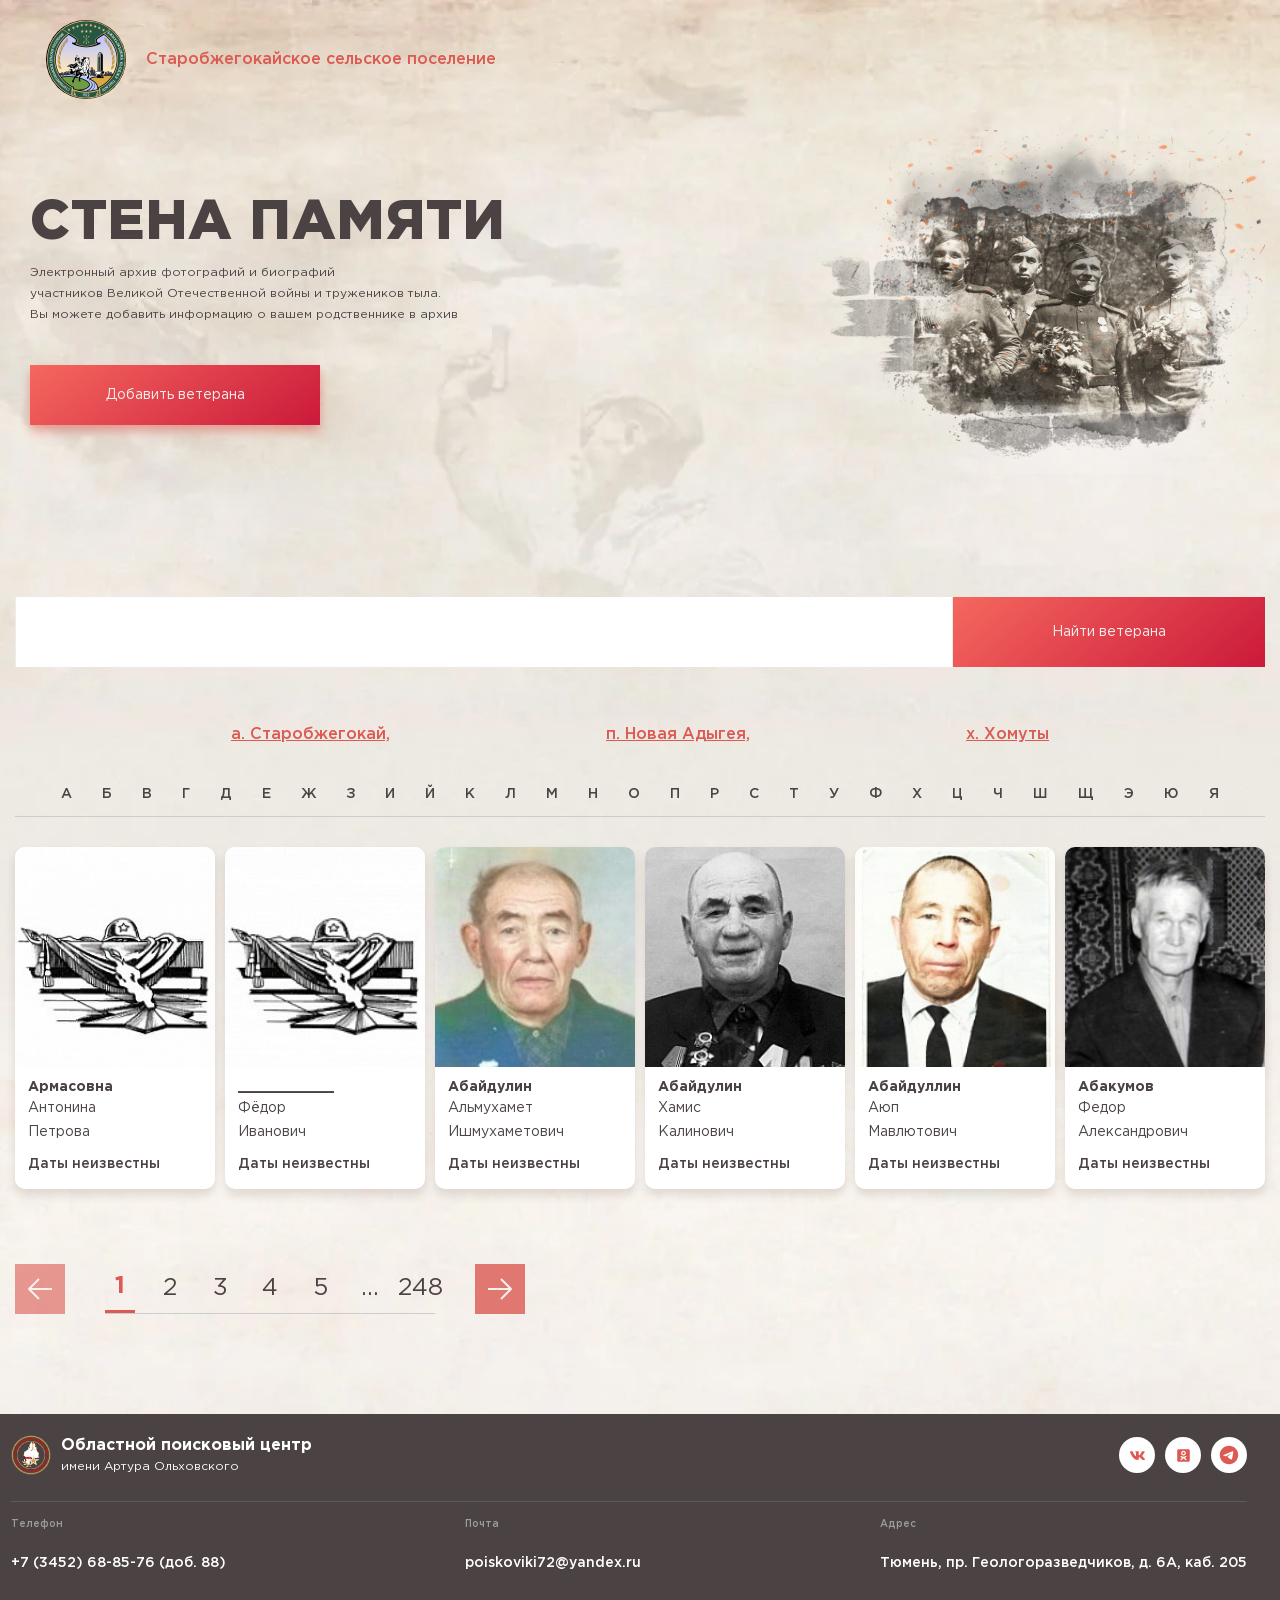
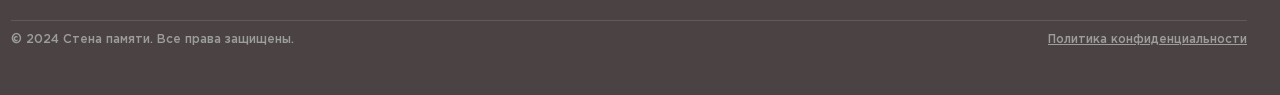
<file: index.html>
<!DOCTYPE html>
<html class="no-js" lang="ru">
  <head>
    <meta charset="utf-8" />
    <meta
      name="viewport"
      content="width=device-width,initial-scale=1,maximum-scale=1,user-scalable=no"
    />
    <meta http-equiv="X-UA-Compatible" content="IE=edge,chrome=1" />
    <meta name="apple-mobile-web-app-capable" content="yes" />
    <meta name="title" content="Стена памяти" />
    <title>Стена памяти</title>

    <meta http-equiv="Content-Type" content="text/html; charset=UTF-8" />
    <link
      href="css/page_dbfa908852e99cbe92c406ae94a8720c_v1.css"
      type="text/css"
      rel="stylesheet"
    />
    <link
      href="css/template_d30ebb7cc8a63ead2b6ced524c36282f_v1.css"
      type="text/css"
      data-template-style="true"
      rel="stylesheet"
    />
  </head>
  <body>
    <div class="memory">
      <header class="main-header">
        <div class="container">
          <div class="main-header__container h-100">
            <div class="row d-flex align-items-center h-100 bar-header">
              <a href="/" class="link-logo">
                <div
                  class="logo d-flex justify-content-between align-items-center"
                >
                  <img src="images/logo.jpg" alt="" />
                  <p class="logo-down">
                    Старобжегокайское  сельское 
                    поселение
                  </p>
                </div>
              </a>
            </div>
          </div>
        </div>
      </header>
      <div class="container">
        <div class="container main-page position-relative">
          <div class="main-img">
            <picture>
              <source
                srcset="images/fon-photo.png"
                media="(max-width: 500px)"
              />
              <source srcset="images/fon-photo.png" />
              <img
                src="images/fon-photo.png"
                class="main-img__photo"
                alt="Image description"
              />
            </picture>
            <picture>
              <source
                srcset="images/small-smoke2.png"
                media="(max-width: 500px)"
              />
              <source srcset="images/smoke2.png" />
              <img
                src="images/smoke2.png"
                class="main-img__smoke"
                alt="Image description"
              />
            </picture>
            <picture>
              <source
                srcset="images/small-fire.png"
                media="(max-width: 500px)"
              />
              <source srcset="images/fire.png" />
              <img
                src="images/fire.png"
                class="main-img__smoke"
                alt="Image description"
              />
            </picture>
            <picture>
              <source
                srcset="images/small-smoke.png"
                media="(max-width: 500px)"
              />
              <source srcset="images/smoke.png" />
              <img
                src="images/smoke.png"
                class="main-img__smoke"
                alt="Image description"
              />
            </picture>
          </div>
          <div class="main-page__wrapper">
            <p class="main-description-first test1"></p>
            <p class="main-text">СТЕНА ПАМЯТИ</p>
            <p class="main-description">
              Электронный архив фотографий и биографий<br />
              участников Великой Отечественной войны и тружеников тыла.<br />
              Вы можете добавить информацию о вашем родственнике в архив
            </p>
            <a href="#" class="add-people">Добавить ветерана</a>
          </div>
        </div>
        <p class="memory-search__title">Поиск человека</p>

        <form method="GET" action="">
          <div class="main-search">
            <div class="main-search__wrapper">
              <input
                id="input-words"
                type="text"
                name="find_fname"
                class="main-search__input"
                placeholder=""
              />

              <button class="main-search__button main-search__button--on-bz">
                Найти ветерана
              </button>
            </div>

            <button class="main-search__button">Найти ветерана</button>
          </div>
          <div class="main-search-option">
            <a href="#" class="main-search-option__more">а. Старобжегокай,</a>
            <a href="#" class="main-search-option__more">п. Новая Адыгея, </a>
            <a href="#" class="main-search-option__more"> х. Хомуты</a>
          </div>
        </form>

        <div class="alf d-flex justify-content-between">
          <div class="alf__wrapper">
            <div class="alf__wrapper--half">
              <a href="#" class="alf-item">А</a
              ><a href="#" class="alf-item">Б</a
              ><a href="#" class="alf-item">В</a
              ><a href="#" class="alf-item">Г</a
              ><a href="#" class="alf-item">Д</a
              ><a href="#" class="alf-item">Е</a
              ><a href="#" class="alf-item">Ж</a
              ><a href="#" class="alf-item">З</a
              ><a href="#" class="alf-item">И</a
              ><a href="#" class="alf-item">Й</a
              ><a href="#" class="alf-item">К</a
              ><a href="#" class="alf-item">Л</a
              ><a href="#" class="alf-item">М</a
              ><a href="#" class="alf-item">Н</a
              ><a href="#" class="alf-item">О</a>
            </div>
            <div class="alf__wrapper--half">
              <a href="#" class="alf-item">П</a
              ><a href="#" class="alf-item">Р</a
              ><a href="#" class="alf-item">С</a
              ><a href="#" class="alf-item">Т</a
              ><a href="#" class="alf-item">У</a
              ><a href="#" class="alf-item">Ф</a
              ><a href="#" class="alf-item">Х</a
              ><a href="#" class="alf-item">Ц</a
              ><a href="#" class="alf-item">Ч</a
              ><a href="#" class="alf-item">Ш</a
              ><a href="#" class="alf-item">Щ</a
              ><a href="#" class="alf-item">Э</a
              ><a href="#" class="alf-item">Ю</a
              ><a href="#" class="alf-item">Я</a>
            </div>
          </div>
        </div>

        <div class="news-list">
          <div
            class="d-flex justify-content-between flex-wrap gallary-container"
          >
            <a href="./card-page.html" class="mem-item-href">
              <div class="mem-item">
                <div class="mem-item__wrapper">
                  <div
                    class="mem-item__img"
                    style="
                      background: url(images/%D0%A1%D0%A2%D0%95%D0%9D%D0%90%20%D0%9F%D0%90%D0%9C%D0%AF%D0%A2%D0%98%201.png)
                        no-repeat top center/cover;
                      display: block;
                    "
                  ></div>

                  <div class="mem-item__tex-wrapper">
                    <p class="mem-item__fname">Армасовна</p>
                    <div class="wrapper">
                      <span class="mem-item__name">Антонина </span>
                    </div>
                    <div class="wrapper">
                      <span class="mem-item__name">Петрова</span>
                    </div>
                    <div class="pt-2">
                      <span class="mem-item__date">Даты неизвестны</span>
                    </div>
                    <!-- <div class="pt-2">
                                                            </div> -->
                  </div>
                </div>
              </div>
            </a>

            <a href="./card-page.html" class="mem-item-href">
              <div class="mem-item">
                <div class="mem-item__wrapper">
                  <div
                    class="mem-item__img"
                    style="
                      background: url(images/no-photo.jpg) no-repeat top
                        center/cover;
                      display: block;
                    "
                  ></div>

                  <div class="mem-item__tex-wrapper">
                    <p class="mem-item__fname">____________</p>
                    <div class="wrapper">
                      <span class="mem-item__name">Фёдор </span>
                    </div>
                    <div class="wrapper">
                      <span class="mem-item__name">Иванович</span>
                    </div>
                    <div class="pt-2">
                      <span class="mem-item__date">Даты неизвестны</span>
                    </div>
                    <!-- <div class="pt-2">
                                                            </div> -->
                  </div>
                </div>
              </div>
            </a>

            <a href="./card-page.html" class="mem-item-href">
              <div class="mem-item">
                <div class="mem-item__wrapper">
                  <div
                    class="mem-item__img"
                    style="
                      background: url(images/f8ddb30c08d9fbc3a152894c5f798b1ea8da9a01.jpg)
                        no-repeat top center/cover;
                      display: block;
                    "
                  ></div>

                  <div class="mem-item__tex-wrapper">
                    <p class="mem-item__fname">Абайдулин</p>
                    <div class="wrapper">
                      <span class="mem-item__name">Альмухамет</span>
                    </div>
                    <div class="wrapper">
                      <span class="mem-item__name">Ишмухаметович</span>
                    </div>
                    <div class="pt-2">
                      <span class="mem-item__date">Даты неизвестны</span>
                    </div>
                    <!-- <div class="pt-2">
                                                            </div> -->
                  </div>
                </div>
              </div>
            </a>

            <a href="./card-page.html" class="mem-item-href">
              <div class="mem-item">
                <div class="mem-item__wrapper">
                  <div
                    class="mem-item__img"
                    style="
                      background: url(images/589d187d641fd0fd92008d1f2f0743ee7bad947e.jpg)
                        no-repeat top center/cover;
                      display: block;
                    "
                  ></div>

                  <div class="mem-item__tex-wrapper">
                    <p class="mem-item__fname">Абайдулин</p>
                    <div class="wrapper">
                      <span class="mem-item__name">Хамис</span>
                    </div>
                    <div class="wrapper">
                      <span class="mem-item__name">Калинович</span>
                    </div>
                    <div class="pt-2">
                      <span class="mem-item__date">Даты неизвестны</span>
                    </div>
                    <!-- <div class="pt-2">
                                                            </div> -->
                  </div>
                </div>
              </div>
            </a>

            <a href="./card-page.html" class="mem-item-href">
              <div class="mem-item">
                <div class="mem-item__wrapper">
                  <div
                    class="mem-item__img"
                    style="
                      background: url(images/4876a6c5337f5094d22c3f7d55ae1c20f5d19eab.jpg)
                        no-repeat top center/cover;
                      display: block;
                    "
                  ></div>

                  <div class="mem-item__tex-wrapper">
                    <p class="mem-item__fname">Абайдуллин</p>
                    <div class="wrapper">
                      <span class="mem-item__name">Аюп</span>
                    </div>
                    <div class="wrapper">
                      <span class="mem-item__name">Мавлютович</span>
                    </div>
                    <div class="pt-2">
                      <span class="mem-item__date">Даты неизвестны</span>
                    </div>
                    <!-- <div class="pt-2">
                                                            </div> -->
                  </div>
                </div>
              </div>
            </a>

            <a href="./card-page.html" class="mem-item-href">
              <div class="mem-item">
                <div class="mem-item__wrapper">
                  <div
                    class="mem-item__img"
                    style="
                      background: url(images/b33833359a88d565af080603ab4d8e0fd48fb3be.jpg)
                        no-repeat top center/cover;
                      display: block;
                    "
                  ></div>

                  <div class="mem-item__tex-wrapper">
                    <p class="mem-item__fname">Абакумов</p>
                    <div class="wrapper">
                      <span class="mem-item__name">Федор</span>
                    </div>
                    <div class="wrapper">
                      <span class="mem-item__name">Александрович</span>
                    </div>
                    <div class="pt-2">
                      <span class="mem-item__date">Даты неизвестны</span>
                    </div>
                    <!-- <div class="pt-2">
                                                            </div> -->
                  </div>
                </div>
              </div>
            </a>
          </div>
          <br />
          <div class="pagination">
            <span class="paginationPrevNext">
              <svg
                width="24"
                height="22"
                viewBox="0 0 24 22"
                fill="none"
                xmlns="http://www.w3.org/2000/svg"
              >
                <path
                  d="M1 11.0082L0.293184 11.7156C0.105572 11.5282 0.000108719 11.2739 0 11.0087C-0.000108719 10.7434 0.105143 10.489 0.292603 10.3014L1 11.0082ZM0.292603 10.3014L10.2926 0.293185L11.7074 1.70682L1.7074 11.7151L0.292603 10.3014ZM1.70682 10.3008L11.7068 20.2926L10.2932 21.7074L0.293184 11.7156L1.70682 10.3008ZM0.999641 10.0082L23.9996 10L24.0004 12L1.00036 12.0082L0.999641 10.0082Z"
                  fill="#F4F2ED"
                ></path>
              </svg>
            </span>

            <div class="paginLine">
              <span class="pagin active ac-red">1</span>
              <a href="#" class="pagin">2</a>
              <a href="#" class="pagin">3</a>
              <a href="#" class="pagin">4</a>
              <a href="#" class="pagin">5</a>
              <span class="pagin ac-red">...</span>
              <a href="#" class="pagin">248</a>
            </div>

            <a class="paginationPrevNext act" href="#">
              <svg
                width="24"
                height="22"
                viewBox="0 0 24 22"
                fill="none"
                xmlns="http://www.w3.org/2000/svg"
              >
                <path
                  d="M23 11.0082L23.7068 11.7156C23.8944 11.5282 23.9999 11.2739 24 11.0087C24.0001 10.7434 23.8949 10.489 23.7074 10.3014L23 11.0082ZM23.7074 10.3014L13.7074 0.293185L12.2926 1.70682L22.2926 11.7151L23.7074 10.3014ZM22.2932 10.3008L12.2932 20.2926L13.7068 21.7074L23.7068 11.7156L22.2932 10.3008ZM23.0004 10.0082L0.000358499 10L-0.000358499 12L22.9996 12.0082L23.0004 10.0082Z"
                  fill="#F4F2ED"
                ></path>
              </svg>
            </a>
          </div>
        </div>
      </div>
    </div>

    <footer>
      <div class="footer__container">
        <div class="footer__top">
          <div class="footer__logo">
            <img src="images/logo_1.png" alt="Логотип" />
            <div class="footer__logo-text">
              <p class="footer__logo-title">Областной поисковый центр</p>
              <p class="footer__logo-subtitle">имени Артура Ольховского</p>
            </div>
          </div>
          <div class="footer__social">
            <div class="footer__social-item">
              <a href="#" target="_blank" class="social-link">
                <svg
                  width="15"
                  height="9"
                  viewBox="0 0 15 9"
                  fill="none"
                  xmlns="http://www.w3.org/2000/svg"
                >
                  <path
                    d="M12.4469 5.1425C12.2044 4.83625 12.2737 4.7 12.4469 4.42625C12.45 4.42313 14.4519 1.65688 14.6581 0.71875L14.6594 0.718125C14.7619 0.37625 14.6594 0.125 14.1637 0.125H12.5237C12.1062 0.125 11.9137 0.340625 11.8106 0.581875C11.8106 0.581875 10.9756 2.58063 9.79437 3.87625C9.41312 4.25063 9.23687 4.37063 9.02874 4.37063C8.92624 4.37063 8.76687 4.25063 8.76687 3.90875V0.718125C8.76687 0.308125 8.64999 0.125 8.30437 0.125H5.72562C5.46374 0.125 5.30812 0.31625 5.30812 0.494375C5.30812 0.883125 5.89874 0.9725 5.95999 2.06625V4.43938C5.95999 4.95938 5.86562 5.055 5.65624 5.055C5.09874 5.055 3.74562 3.04813 2.94374 0.75125C2.78187 0.305625 2.62374 0.125625 2.20312 0.125625H0.562492C0.0943673 0.125625 -7.62939e-06 0.34125 -7.62939e-06 0.5825C-7.62939e-06 1.00875 0.557492 3.12813 2.59249 5.92813C3.94874 7.83938 5.85874 8.875 7.59624 8.875C8.64062 8.875 8.76812 8.645 8.76812 8.24938C8.76812 6.42313 8.67374 6.25063 9.19687 6.25063C9.43937 6.25063 9.85687 6.37063 10.8319 7.2925C11.9462 8.38563 12.1294 8.875 12.7531 8.875H14.3931C14.8606 8.875 15.0975 8.645 14.9612 8.19125C14.6494 7.23688 12.5419 5.27375 12.4469 5.1425Z"
                    fill="#DC5A52"
                  ></path>
                </svg>
              </a>
            </div>
            <div class="footer__social-item">
              <a href="#" target="_blank" class="social-link">
                <svg
                  xmlns="http://www.w3.org/2000/svg"
                  viewBox="0 0 50 50"
                  width="15px"
                  height="15px"
                >
                  <path
                    d="M 9 4 C 6.24 4 4 6.24 4 9 L 4 41 C 4 43.76 6.24 46 9 46 L 41 46 C 43.76 46 46 43.76 46 41 L 46 9 C 46 6.24 43.76 4 41 4 L 9 4 z M 25 9 C 29.42 9 33 12.58 33 17 C 33 21.42 29.42 25 25 25 C 20.58 25 17 21.42 17 17 C 17 12.58 20.58 9 25 9 z M 25 13 A 4 4 0 0 0 21 17 A 4 4 0 0 0 25 21 A 4 4 0 0 0 29 17 A 4 4 0 0 0 25 13 z M 33 26.490234 C 33.63 26.490234 34.250625 26.789609 34.640625 27.349609 C 35.270625 28.249609 35.050625 29.500859 34.140625 30.130859 C 32.640625 31.180859 30.99 31.939922 29.25 32.419922 L 34.410156 37.589844 C 35.200156 38.369844 35.200156 39.630156 34.410156 40.410156 C 34.020156 40.800156 33.51 41 33 41 C 32.49 41 31.979844 40.800156 31.589844 40.410156 L 25 33.830078 L 18.410156 40.410156 C 18.020156 40.800156 17.51 41 17 41 C 16.49 41 15.979844 40.800156 15.589844 40.410156 C 14.799844 39.630156 14.799844 38.369844 15.589844 37.589844 L 20.75 32.419922 C 19.02 31.939922 17.369141 31.190625 15.869141 30.140625 C 14.969141 29.510625 14.739141 28.269375 15.369141 27.359375 C 15.759141 26.799375 16.379531 26.5 17.019531 26.5 C 17.409531 26.5 17.810156 26.619375 18.160156 26.859375 C 20.170156 28.259375 22.54 29 25 29 C 27.47 29 29.839375 28.259609 31.859375 26.849609 C 32.199375 26.609609 32.6 26.490234 33 26.490234 z"
                    fill="#DC5A52"
                  ></path>
                </svg>
              </a>
            </div>
            <div class="footer__social-item">
              <a href="3" target="_blank" class="social-link">
                <svg
                  xmlns="http://www.w3.org/2000/svg"
                  viewBox="0 0 50 50"
                  width="20px"
                  height="20px"
                >
                  <path
                    d="M25,2c12.703,0,23,10.297,23,23S37.703,48,25,48S2,37.703,2,25S12.297,2,25,2z M32.934,34.375	c0.423-1.298,2.405-14.234,2.65-16.783c0.074-0.772-0.17-1.285-0.648-1.514c-0.578-0.278-1.434-0.139-2.427,0.219	c-1.362,0.491-18.774,7.884-19.78,8.312c-0.954,0.405-1.856,0.847-1.856,1.487c0,0.45,0.267,0.703,1.003,0.966	c0.766,0.273,2.695,0.858,3.834,1.172c1.097,0.303,2.346,0.04,3.046-0.395c0.742-0.461,9.305-6.191,9.92-6.693	c0.614-0.502,1.104,0.141,0.602,0.644c-0.502,0.502-6.38,6.207-7.155,6.997c-0.941,0.959-0.273,1.953,0.358,2.351	c0.721,0.454,5.906,3.932,6.687,4.49c0.781,0.558,1.573,0.811,2.298,0.811C32.191,36.439,32.573,35.484,32.934,34.375z"
                    fill="#DC5A52"
                  ></path>
                </svg>
              </a>
            </div>
          </div>
        </div>

        <!-- Средняя строка -->
        <div class="footer__middle">
          <div class="footer__contact">
            <p class="footer__contact-title">Телефон</p>
            <p class="footer__contact-text">
              <a href="tel:+73452688576">+7 (3452) 68-85-76 (доб. 88)</a>
            </p>
          </div>
          <div class="footer__contact">
            <p class="footer__contact-title">Почта</p>
            <p class="footer__contact-text">
              <a href="mailto:poiskoviki72@yandex.ru">poiskoviki72@yandex.ru</a>
            </p>
          </div>
          <div class="footer__contact">
            <p class="footer__contact-title">Адрес</p>
            <p class="footer__contact-text">
              <a target="_blank" href="#"
                >Тюмень, пр. Геологоразведчиков, д. 6А, каб. 205</a
              >
            </p>
          </div>
        </div>

        <div class="footer__bottom">
          <p class="footer__bottom-item">
            © 2024 Стена памяти. Все права защищены.
          </p>
          <p class="footer__bottom-item">
            <a target="_blank" href="#">Политика конфиденциальности</a>
          </p>
        </div>
      </div>
    </footer>
  </body>
</html>
</file>
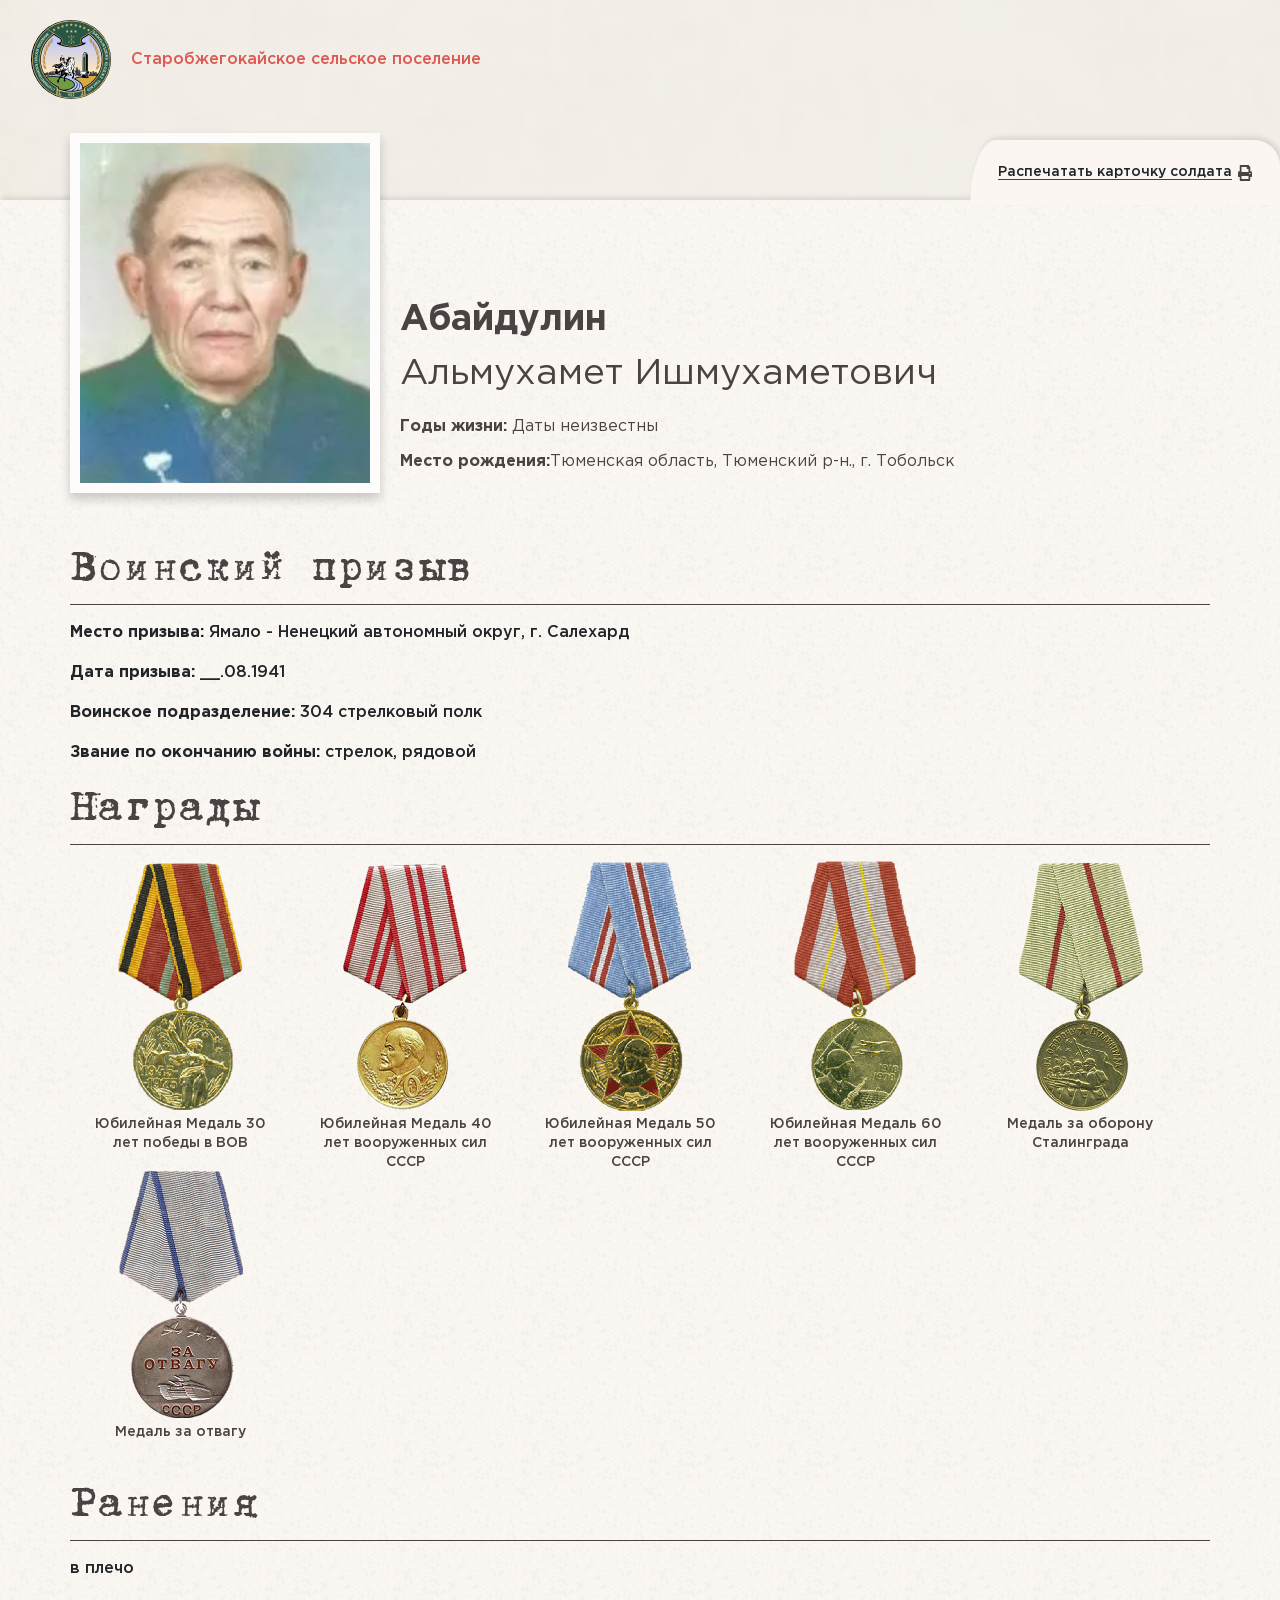
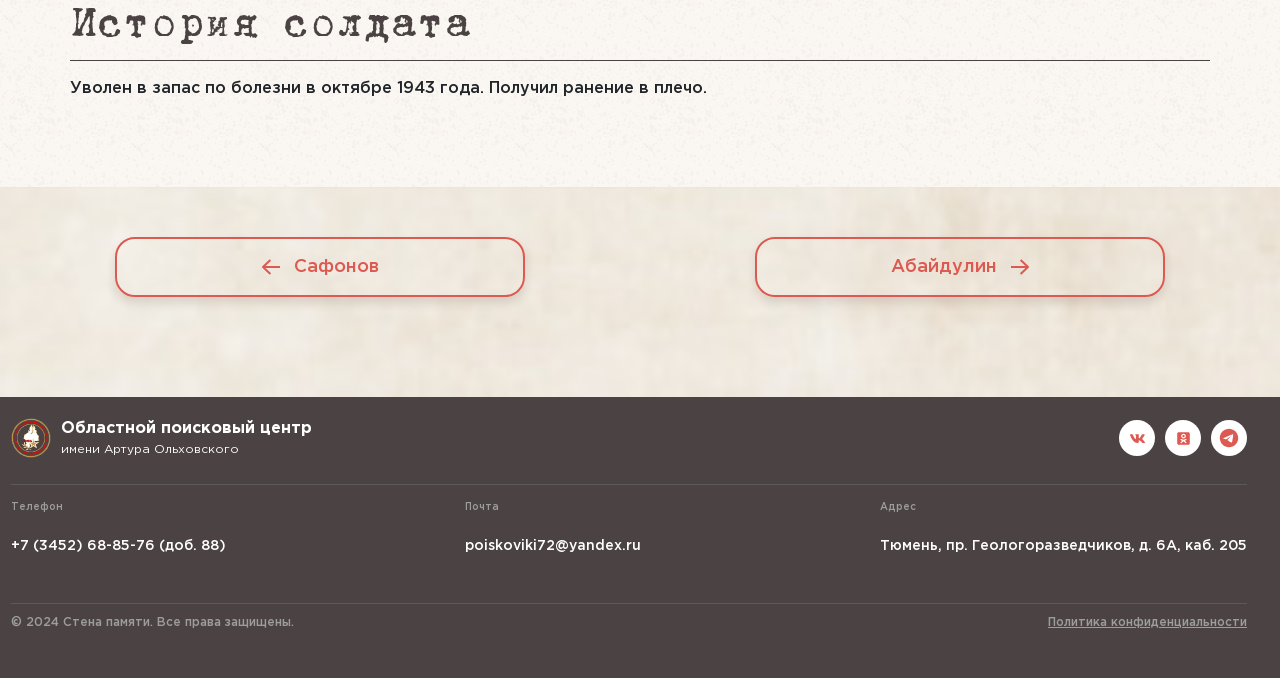
<file: card-page.html>
<!DOCTYPE html>
<html class="no-js" lang="ru">
  <head>
    <meta charset="utf-8" />
    <meta
      name="viewport"
      content="width=device-width,initial-scale=1,maximum-scale=1,user-scalable=no"
    />
    <meta http-equiv="X-UA-Compatible" content="IE=edge,chrome=1" />
    <meta name="apple-mobile-web-app-capable" content="yes" />
    <title>Фотографии участника ВОВ Абайдулин Альмухамет Ишмухаметович</title>

    <link
      href="css/page_c1488d7d4077194996b75b1bf62d54ab_v1.css"
      type="text/css"
      rel="stylesheet"
    />
    <link
      href="css/template_d30ebb7cc8a63ead2b6ced524c36282f_v1.css"
      type="text/css"
      data-template-style="true"
      rel="stylesheet"
    />
  </head>
  <body>
    <div class="detail-pers">
      <header class="main-header">
        <div class="container">
          <div class="main-header__container h-100">
            <div class="row d-flex align-items-center h-100 bar-header">
              <a href="/" class="link-logo">
                <div
                  class="logo d-flex justify-content-between align-items-center"
                >
                  <img src="images/logo.jpg" alt="" />
                  <p class="logo-down">
                    Старобжегокайское  сельское 
                    поселение
                  </p>
                </div>
              </a>
            </div>
          </div>
        </div>
      </header>

      <style>
        .detail-pers-list__img {
          -webkit-background-size: cover !important;
          -o-background-size: cover !important;
          background-size: cover !important;
        }
      </style>

      <div class="detail-pers-list">
        <div class="container detail-pers-list__container">
          <div class="detail-pers__tabs" onclick="window.print();">
            <span style="border-bottom: 1px solid #4b4343"
              >Распечатать карточку солдата
            </span>
            &ensp;
            <svg
              width="14"
              height="16"
              viewBox="0 0 14 16"
              fill="none"
              xmlns="http://www.w3.org/2000/svg"
            >
              <path
                d="M12.25 6V2.41406C12.25 2.14875 12.1579 1.89469 11.9938 1.70688L10.7562 0.292812C10.5921 0.105312 10.3696 0 10.1374 0H2.625C2.14184 0 1.75 0.447813 1.75 1V6C0.783398 6 0 6.89531 0 8V11.5C0 11.7762 0.195781 12 0.4375 12H1.75V15C1.75 15.5522 2.14184 16 2.625 16H11.375C11.8582 16 12.25 15.5522 12.25 15V12H13.5625C13.8042 12 14 11.7762 14 11.5V8C14 6.89531 13.2166 6 12.25 6ZM10.5 14H3.5V11H10.5V14ZM10.5 7H3.5V2H8.75V3.5C8.75 3.77625 8.94578 4 9.1875 4H10.5V7ZM11.8125 9.25C11.4502 9.25 11.1562 8.91406 11.1562 8.5C11.1562 8.08562 11.4502 7.75 11.8125 7.75C12.1748 7.75 12.4688 8.08562 12.4688 8.5C12.4688 8.91406 12.1748 9.25 11.8125 9.25Z"
                fill="#4B4343"
              ></path>
            </svg>
          </div>
          <div class="news-detail">
            <div class="d-flex mb-5">
              <div
                class="detail-pers-list__img"
                style="
                  background: url(images/f8ddb30c08d9fbc3a152894c5f798b1ea8da9a01.webp)
                    no-repeat top center/cover;
                  display: block;
                "
              ></div>

              <div class="detail-pers-list__info">
                <span class="detail-pers-list__name">Абайдулин</span><br />
                <span class="detail-pers-list__name2">
                  Альмухамет Ишмухаметович
                </span>
                <p class="detail-pers-list__date mt-3 years-life">
                  <b>Годы жизни:</b>

                  Даты неизвестны
                </p>
                <p class="detail-pers-list__date mt-3 place-birth">
                  <b>Место рождения:</b>Тюменская область, Тюменский р-н., г.
                  Тобольск
                </p>
              </div>
            </div>
            <div id="detail-pers__alb"></div>

            <p class="detail-pers-list__title">Воинский призыв</p>
            <p>
              <b>Место призыва: </b>Ямало - Ненецкий автономный округ, г.
              Салехард
            </p>
            <p><b>Дата призыва: </b>__.08.1941</p>
            <p><b>Воинское подразделение: </b>304 стрелковый полк</p>
            <p><b>Звание по окончанию войны: </b>стрелок, рядовой</p>

            <p data-medal2="" class="detail-pers-list__title">Награды</p>
            <div
              class="detail-pers-list__medal"
              data-medal-name="Юбилейная Медаль 30 лет победы в ВОВ"
              data-medal-xmlid="V_9"
            >
              <div class="b-medal-block">
                <img
                  src="images/V_9.png"
                  alt="Юбилейная Медаль 30 лет победы в ВОВ"
                  title="Юбилейная Медаль 30 лет победы в ВОВ"
                  class="b-medal-image"
                />
              </div>
              <div class="b-medal-title">
                Юбилейная Медаль 30 лет победы в ВОВ
              </div>
            </div>
            <div
              class="detail-pers-list__medal"
              data-medal-name="Юбилейная Медаль 40 лет вооруженных сил СССР"
              data-medal-xmlid="V_11"
            >
              <div class="b-medal-block">
                <img
                  src="images/V_11.png"
                  alt="Юбилейная Медаль 40 лет вооруженных сил СССР"
                  title="Юбилейная Медаль 40 лет вооруженных сил СССР"
                  class="b-medal-image"
                />
              </div>
              <div class="b-medal-title">
                Юбилейная Медаль 40 лет вооруженных сил СССР
              </div>
            </div>
            <div
              class="detail-pers-list__medal"
              data-medal-name="Юбилейная Медаль 50 лет вооруженных сил СССР"
              data-medal-xmlid="V_13"
            >
              <div class="b-medal-block">
                <img
                  src="images/V_13.png"
                  alt="Юбилейная Медаль 50 лет вооруженных сил СССР"
                  title="Юбилейная Медаль 50 лет вооруженных сил СССР"
                  class="b-medal-image"
                />
              </div>
              <div class="b-medal-title">
                Юбилейная Медаль 50 лет вооруженных сил СССР
              </div>
            </div>
            <div
              class="detail-pers-list__medal"
              data-medal-name="Юбилейная Медаль 60 лет вооруженных сил СССР"
              data-medal-xmlid="V_15"
            >
              <div class="b-medal-block">
                <img
                  src="images/V_15.png"
                  alt="Юбилейная Медаль 60 лет вооруженных сил СССР"
                  title="Юбилейная Медаль 60 лет вооруженных сил СССР"
                  class="b-medal-image"
                />
              </div>
              <div class="b-medal-title">
                Юбилейная Медаль 60 лет вооруженных сил СССР
              </div>
            </div>
            <div
              class="detail-pers-list__medal"
              data-medal-name="Медаль за оборону Сталинграда"
              data-medal-xmlid="V_35"
            >
              <div class="b-medal-block">
                <img
                  src="images/V_35.png"
                  alt="Медаль за оборону Сталинграда"
                  title="Медаль за оборону Сталинграда"
                  class="b-medal-image"
                />
              </div>
              <div class="b-medal-title">Медаль за оборону Сталинграда</div>
            </div>
            <div
              class="detail-pers-list__medal"
              data-medal-name="Медаль за отвагу"
              data-medal-xmlid="V_40"
            >
              <div class="b-medal-block">
                <img
                  src="images/V_40.png"
                  alt="Медаль за отвагу"
                  title="Медаль за отвагу"
                  class="b-medal-image"
                />
              </div>
              <div class="b-medal-title">Медаль за отвагу</div>
            </div>

            <p class="detail-pers-list__title">Ранения</p>
            <p>в плечо</p>

            <p class="detail-pers-list__title">История солдата</p>
            <p>
              Уволен в запас по болезни в октябре 1943 года. Получил ранение в
              плечо.
            </p>
          </div>
        </div>
      </div>

      <div class="container arrow">
        <div class="d-flex justify-content-around arrow-wrapper">
          <a href="#" class="detail-pers__nav">
            <svg
              width="18"
              height="16"
              viewBox="0 0 18 16"
              fill="none"
              xmlns="http://www.w3.org/2000/svg"
            >
              <path
                d="M1 8.00577L0.312674 8.73212C0.113182 8.54335 0.000112534 8.28083 0 8.00618C-0.000112534 7.73153 0.11274 7.46893 0.312075 7.27999L1 8.00577ZM0.312075 7.27999L7.70338 0.274218L9.07923 1.72578L1.68793 8.73155L0.312075 7.27999ZM1.68733 7.27942L9.07863 14.2737L7.70398 15.7263L0.312674 8.73212L1.68733 7.27942ZM0.99966 7.00577L17.9997 7L18.0003 9L1.00034 9.00577L0.99966 7.00577Z"
                fill="#DC5A52"
              ></path>
            </svg>
            &ensp; Сафонов
          </a>
          <a href="#" class="detail-pers__nav">
            Абайдулин &ensp;
            <svg
              width="18"
              height="16"
              viewBox="0 0 18 16"
              fill="none"
              xmlns="http://www.w3.org/2000/svg"
            >
              <path
                d="M17 8.00577L17.6873 8.73212C17.8868 8.54335 17.9999 8.28083 18 8.00618C18.0001 7.73153 17.8873 7.46893 17.6879 7.27999L17 8.00577ZM17.6879 7.27999L10.2966 0.274218L8.92077 1.72578L16.3121 8.73155L17.6879 7.27999ZM16.3127 7.27942L8.92137 14.2737L10.296 15.7263L17.6873 8.73212L16.3127 7.27942ZM17.0003 7.00577L0.000339508 7L-0.000339508 9L16.9997 9.00577L17.0003 7.00577Z"
                fill="#DC5A52"
              ></path>
            </svg>
          </a>
        </div>
      </div>
    </div>

    <footer>
      <div class="footer__container">
        <div class="footer__top">
          <div class="footer__logo">
            <img src="images/logo_1.png" alt="Логотип" />
            <div class="footer__logo-text">
              <p class="footer__logo-title">Областной поисковый центр</p>
              <p class="footer__logo-subtitle">имени Артура Ольховского</p>
            </div>
          </div>
          <div class="footer__social">
            <div class="footer__social-item">
              <a href="#" target="_blank" class="social-link">
                <svg
                  width="15"
                  height="9"
                  viewBox="0 0 15 9"
                  fill="none"
                  xmlns="http://www.w3.org/2000/svg"
                >
                  <path
                    d="M12.4469 5.1425C12.2044 4.83625 12.2737 4.7 12.4469 4.42625C12.45 4.42313 14.4519 1.65688 14.6581 0.71875L14.6594 0.718125C14.7619 0.37625 14.6594 0.125 14.1637 0.125H12.5237C12.1062 0.125 11.9137 0.340625 11.8106 0.581875C11.8106 0.581875 10.9756 2.58063 9.79437 3.87625C9.41312 4.25063 9.23687 4.37063 9.02874 4.37063C8.92624 4.37063 8.76687 4.25063 8.76687 3.90875V0.718125C8.76687 0.308125 8.64999 0.125 8.30437 0.125H5.72562C5.46374 0.125 5.30812 0.31625 5.30812 0.494375C5.30812 0.883125 5.89874 0.9725 5.95999 2.06625V4.43938C5.95999 4.95938 5.86562 5.055 5.65624 5.055C5.09874 5.055 3.74562 3.04813 2.94374 0.75125C2.78187 0.305625 2.62374 0.125625 2.20312 0.125625H0.562492C0.0943673 0.125625 -7.62939e-06 0.34125 -7.62939e-06 0.5825C-7.62939e-06 1.00875 0.557492 3.12813 2.59249 5.92813C3.94874 7.83938 5.85874 8.875 7.59624 8.875C8.64062 8.875 8.76812 8.645 8.76812 8.24938C8.76812 6.42313 8.67374 6.25063 9.19687 6.25063C9.43937 6.25063 9.85687 6.37063 10.8319 7.2925C11.9462 8.38563 12.1294 8.875 12.7531 8.875H14.3931C14.8606 8.875 15.0975 8.645 14.9612 8.19125C14.6494 7.23688 12.5419 5.27375 12.4469 5.1425Z"
                    fill="#DC5A52"
                  ></path>
                </svg>
              </a>
            </div>
            <div class="footer__social-item">
              <a href="#" target="_blank" class="social-link">
                <svg
                  xmlns="http://www.w3.org/2000/svg"
                  viewBox="0 0 50 50"
                  width="15px"
                  height="15px"
                >
                  <path
                    d="M 9 4 C 6.24 4 4 6.24 4 9 L 4 41 C 4 43.76 6.24 46 9 46 L 41 46 C 43.76 46 46 43.76 46 41 L 46 9 C 46 6.24 43.76 4 41 4 L 9 4 z M 25 9 C 29.42 9 33 12.58 33 17 C 33 21.42 29.42 25 25 25 C 20.58 25 17 21.42 17 17 C 17 12.58 20.58 9 25 9 z M 25 13 A 4 4 0 0 0 21 17 A 4 4 0 0 0 25 21 A 4 4 0 0 0 29 17 A 4 4 0 0 0 25 13 z M 33 26.490234 C 33.63 26.490234 34.250625 26.789609 34.640625 27.349609 C 35.270625 28.249609 35.050625 29.500859 34.140625 30.130859 C 32.640625 31.180859 30.99 31.939922 29.25 32.419922 L 34.410156 37.589844 C 35.200156 38.369844 35.200156 39.630156 34.410156 40.410156 C 34.020156 40.800156 33.51 41 33 41 C 32.49 41 31.979844 40.800156 31.589844 40.410156 L 25 33.830078 L 18.410156 40.410156 C 18.020156 40.800156 17.51 41 17 41 C 16.49 41 15.979844 40.800156 15.589844 40.410156 C 14.799844 39.630156 14.799844 38.369844 15.589844 37.589844 L 20.75 32.419922 C 19.02 31.939922 17.369141 31.190625 15.869141 30.140625 C 14.969141 29.510625 14.739141 28.269375 15.369141 27.359375 C 15.759141 26.799375 16.379531 26.5 17.019531 26.5 C 17.409531 26.5 17.810156 26.619375 18.160156 26.859375 C 20.170156 28.259375 22.54 29 25 29 C 27.47 29 29.839375 28.259609 31.859375 26.849609 C 32.199375 26.609609 32.6 26.490234 33 26.490234 z"
                    fill="#DC5A52"
                  ></path>
                </svg>
              </a>
            </div>
            <div class="footer__social-item">
              <a href="3" target="_blank" class="social-link">
                <svg
                  xmlns="http://www.w3.org/2000/svg"
                  viewBox="0 0 50 50"
                  width="20px"
                  height="20px"
                >
                  <path
                    d="M25,2c12.703,0,23,10.297,23,23S37.703,48,25,48S2,37.703,2,25S12.297,2,25,2z M32.934,34.375	c0.423-1.298,2.405-14.234,2.65-16.783c0.074-0.772-0.17-1.285-0.648-1.514c-0.578-0.278-1.434-0.139-2.427,0.219	c-1.362,0.491-18.774,7.884-19.78,8.312c-0.954,0.405-1.856,0.847-1.856,1.487c0,0.45,0.267,0.703,1.003,0.966	c0.766,0.273,2.695,0.858,3.834,1.172c1.097,0.303,2.346,0.04,3.046-0.395c0.742-0.461,9.305-6.191,9.92-6.693	c0.614-0.502,1.104,0.141,0.602,0.644c-0.502,0.502-6.38,6.207-7.155,6.997c-0.941,0.959-0.273,1.953,0.358,2.351	c0.721,0.454,5.906,3.932,6.687,4.49c0.781,0.558,1.573,0.811,2.298,0.811C32.191,36.439,32.573,35.484,32.934,34.375z"
                    fill="#DC5A52"
                  ></path>
                </svg>
              </a>
            </div>
          </div>
        </div>

        <!-- Средняя строка -->
        <div class="footer__middle">
          <div class="footer__contact">
            <p class="footer__contact-title">Телефон</p>
            <p class="footer__contact-text">
              <a href="tel:+73452688576">+7 (3452) 68-85-76 (доб. 88)</a>
            </p>
          </div>
          <div class="footer__contact">
            <p class="footer__contact-title">Почта</p>
            <p class="footer__contact-text">
              <a href="mailto:poiskoviki72@yandex.ru">poiskoviki72@yandex.ru</a>
            </p>
          </div>
          <div class="footer__contact">
            <p class="footer__contact-title">Адрес</p>
            <p class="footer__contact-text">
              <a target="_blank" href="#"
                >Тюмень, пр. Геологоразведчиков, д. 6А, каб. 205</a
              >
            </p>
          </div>
        </div>

        <div class="footer__bottom">
          <p class="footer__bottom-item">
            © 2024 Стена памяти. Все права защищены.
          </p>
          <p class="footer__bottom-item">
            <a target="_blank" href="#">Политика конфиденциальности</a>
          </p>
        </div>
      </div>
    </footer>
  </body>
</html>
</file>
<file: css/page_dbfa908852e99cbe92c406ae94a8720c_v1.css>
/* Start:/local/templates/ECHO-COMPANY/components/bitrix/breadcrumb/bread/style.css?1715795482730*/
.bx-breadcrumb {
	margin: 10px 0;
}
.bx-breadcrumb i {
	color: #b5bdc2;
	line-height: 13px;
	font-size: 12px;
	vertical-align: middle;
	margin-right: 5px;
}
.bx-breadcrumb .bx-breadcrumb-item {
	float: left;
	margin-bottom: 10px;
	white-space: nowrap;
	line-height: 13px;
	vertical-align: middle;
	margin-right: 10px;
}
.bx-breadcrumb .bx-breadcrumb-item span {
	font-size: 8px;
	line-height: 11px;
	color: #4B4343;
}

@media (min-width: 375px) {
	.bx-breadcrumb .bx-breadcrumb-item span {
		font-size: 10px;
	}
}

@media (min-width: 420px) {
	.bx-breadcrumb .bx-breadcrumb-item span {
		font-size: 12px;
	}
}

.bx-breadcrumb .bx-breadcrumb-item a {border-bottom: 1px solid #000000;}
.bx-breadcrumb .bx-breadcrumb-item a:hover {}

/* End */


/* Start:/local/templates/ECHO-COMPANY/components/bitrix/system.pagenavigation/keengo_pagenavigation3/style.css?17157954821233*/
.pagination {
    justify-content: center;
}

.pagin {
    height: 50px;
    width: 30px;
    font-weight: 400;

    display: flex;
    justify-content: center;
    align-items: center;
    font-size: 24px;
    line-height: 23px;
    color: #4B4343;

    margin: 0 10px;
}
.pagin:hover {
    color: #DC5A52;
}
.pagin.active {
    font-weight: bold;
    font-size: 24px;
    line-height: 23px;
    color: #DC5A52;
}
.pagin.active.ac-red {
    border-bottom: 3px solid #DC5A52;
}
.pagin:first-child {
    margin-left: 0;
}
.pagin:last-child {
    margin-right: 0;
}

.paginationPrevNext {
    width: 50px;
    height: 50px;
    background: #DC5A52;
    opacity: 0.6;
    border: none;
    display: flex;
    justify-content: center;
    align-items: center;
}
.paginationPrevNext.act {
    opacity: 0.8;
}
.paginationPrevNext.act:hover {
    opacity: 1;
}

.paginLine {
    display: flex;
    justify-content: center;
    margin: 0 30px;
    border-bottom: 1px solid #CCCCCC;
}

@media (max-width:375px) {
	.paginLine {
	 	margin: 0 20px;
	}
}

@media (max-width:490px) {
	.pagin {
		margin: 0px 0px;
		font-size: 15px;
	}
}
@media (max-width:405px) {
	.pagin {
		margin: 0px 0px;
		font-size: 12px;
		height: 50px;
		width: 23px;
	}
}
/* End */


/* Start:/local/templates/ECHO-COMPANY/components/bitrix/news.list/memory/style.css?17455997032209*/
div.news-list
{
	word-wrap: break-word;

}
div.news-list img.preview_picture
{
	float:left;
	margin:0 4px 6px 0;
}
.news-date-time {
	color:#486DAA;
}

.mem-item-href {
	margin-bottom: 30px;
	display: flex;
    flex-wrap: wrap;
}
.mem-item {
	border-radius: 10px;
	width: 165px;
	min-height: 300px;
	background: #FFFFFF;
	box-shadow: 0px 6px 10px rgba(80, 52, 41, 0.15);
	transition-duration: .2s;
	margin-bottom: 13px;
	display: flex;
	flex-wrap: wrap;
}

.mem-item__wrapper {
	display: flex;
    flex-direction: column;
    justify-content: space-between;
}

.mem-item__tex-wrapper {
	margin-bottom: 13px;
	padding-left: 13px;
}


.p-2 {
	display:flex!important;
	flex-direction: column;
	justify-content: flex-end;
}

.mem-item .d-inline-block {
	display:flex!important;
}

.mem-item__fname {
	margin-top: auto;
}

.wrapper {
	margin-top: auto;
}



.mem-item:hover {
	transform: scale(1.05);
}

.mem-item__img {
	width: 100%;
	height: 220px;
	object-fit: cover;
	margin-bottom: 10px;
	border-top-left-radius: 10px;
	border-top-right-radius: 10px;
}

.mem-item__fname {
	font-weight: bold;
	font-size: 14px;
	line-height: 21px;
	color: #4B4343;
	margin-bottom: -2px;
	transition-duration: .2s;
}
.mem-item__name {
	font-weight: 400;
	font-size: 14px;
	line-height: 21px;
	color: #4B4343;
	transition-duration: .2s;
}
.mem-item__date {
	padding-top: 10px;
	font-size: 14px;
	line-height: 19px;
	color: #4B4343;
	transition-duration: .2s;
}
.mem-item:hover .mem-item__fname,
.mem-item:hover .mem-item__name,
.mem-item:hover .mem-item__date {
	color: #DC5A52;
}

@media (min-width: 1365px) {
	.mem-item {
		width: 200px;
		min-height: 320px;
	}
}

@media (min-width: 375px) {
	.mem-item {
		margin-bottom: -15px;
	}
}

@media (min-width: 768px) {
	.mem-item {
		width: 210px;
		min-height: 350px;
		margin-bottom: 0px;
	}
	.mem-item__img {
		width: 210px;
		height: 220px;
		object-fit: cover;
		margin-bottom: 10px;
	}
}

@media (min-width: 1260px) {
	.mem-item {
		width: 200px;
		min-height: 320px;
	}
	.mem-item__img {
		width: 200px;
	}
}

.container {
    padding: 0 15px;
}


@media (min-width:1300px) {
    .container {
        padding: 0;
    }

}

.gallary-container {
	display: flex;
	gap: 10px;
}

/* End */
/* /local/templates/ECHO-COMPANY/components/bitrix/breadcrumb/bread/style.css?1715795482730 */
/* /local/templates/ECHO-COMPANY/components/bitrix/system.pagenavigation/keengo_pagenavigation3/style.css?17157954821233 */
/* /local/templates/ECHO-COMPANY/components/bitrix/news.list/memory/style.css?17455997032209 */
</file>
<file: css/page_c1488d7d4077194996b75b1bf62d54ab_v1.css>
/* Start:/local/templates/ECHO-COMPANY/components/bitrix/breadcrumb/bread/style.css?1715795482730*/
.bx-breadcrumb {
	margin: 10px 0;
}
.bx-breadcrumb i {
	color: #b5bdc2;
	line-height: 13px;
	font-size: 12px;
	vertical-align: middle;
	margin-right: 5px;
}
.bx-breadcrumb .bx-breadcrumb-item {
	float: left;
	margin-bottom: 10px;
	white-space: nowrap;
	line-height: 13px;
	vertical-align: middle;
	margin-right: 10px;
}
.bx-breadcrumb .bx-breadcrumb-item span {
	font-size: 8px;
	line-height: 11px;
	color: #4B4343;
}

@media (min-width: 375px) {
	.bx-breadcrumb .bx-breadcrumb-item span {
		font-size: 10px;
	}
}

@media (min-width: 420px) {
	.bx-breadcrumb .bx-breadcrumb-item span {
		font-size: 12px;
	}
}

.bx-breadcrumb .bx-breadcrumb-item a {border-bottom: 1px solid #000000;}
.bx-breadcrumb .bx-breadcrumb-item a:hover {}

/* End */


/* Start:/local/templates/ECHO-COMPANY/components/bitrix/news.detail/detailphoto/style.css?17455997035082*/
.detail-pers-list {
	background-color: #FDFCFA!important;
	padding-top: 0px !important;
}

.detail-pers-list__img {
		min-width: 120px;
		height: 140px;
		margin-top: -54px;
		margin-right: 20px;
	}

.detail-pers-list__container {
	padding-top: 30px !important;
}

.detail-pers-list__date {
	font-weight: 400;
	font-size: 14px;
	line-height: 19px;
	color: #4B4343;
	/*margin-left: -140px;*/
}
.detail-pers-list__gal_img {
	height: 150px;
	object-fit: cover;
	margin-right: 20px;
	margin-bottom: 15px;
}

.detail-pers-list__name,
.detail-pers-list__name2{
	font-size: 18px;
	line-height: 27px;
}

.detail-pers-list__title {
	font-family: 'B52';
	font-size: 48px;
	line-height: 60px;
	color: #4B4343;
	/*margin-top: 70px;*/
	padding-bottom: 3px;
	border-bottom: 1px solid #4B4343;
}

.detail-pers-list__medal {
	display: inline-block;
	width: 190px;
	margin: 0 15px;
	font-size: 14px;
	line-height: 19px;
	text-align: center;
	color: #4B4343;
}

.detail-pers__tabs {
	position: absolute;
	right: 310px;
	top: -60px;
	background: #FBF6F2;
	box-shadow: 2px -3px 5px rgba(0, 0, 0, 0.1);
	width: 310px;
	height: 60px;
	border-radius: 30px/75px 30px 0 0;
	display: flex;
	justify-content: center;
	align-items: center;
	font-size: 14px;
	line-height: 13px;
	cursor: pointer;
}

.detail-pers__tabs:first-child {
	right: 0;
}
.detail-pers__tabs:hover span {
	border-bottom: none!important;
}

.detail-pers__nav {
	width: 100%;
	max-width: 410px;
	height: 60px;
	border: 2px solid #DC5A52;
	box-sizing: border-box;
	box-shadow: 0px 6px 10px rgba(80, 52, 41, 0.15);

	font-size: 18px;
	line-height: 17px;
	color: #DC5A52;

	display: flex;
	justify-content: center;
	align-items: center;

	margin-top: 50px;
}

.detail-pers__nav:hover {
	background-color: #FFFFFF55;
}

.detail-pers__tabs span {
	display: none;
}

.b-medal-title {
	height: 57px;
	display: grid;
	padding: 3px;
}
img.b-medal-image {
	max-width: 125px;
}

@media(max-width: 320px) {
	.detail-pers-list__img {
		width: 160px;
		height: auto;
	}
}

@media (min-width: 375px) {
	.detail-pers-list__name2 {
		/*margin-bottom: 35px;*/
		display: block;
	}
}

@media(max-width: 375px) {

	.detail-pers-list {
		position: relative;
	}
	.detail-pers-list__date {
		position: absolute;
		left: 15px;
		right: 15px;
	}
	.place-birth {
		padding: 20px 0;
	}

	.detail-pers-list .mb-5 {
		flex-direction: column;
	}
	.detail-pers-list__img {
		width: 100px;
		margin-bottom: 20px;
	}
	.detail-pers-list .mb-5 {
		margin-bottom: 100px !important;
	}
}

@media (max-width:380px) {
	#detail-pers__alb .detail-pers-list__gal_img {
		max-width: 250px;
	}
}

@media (max-width: 520px) {
	.detail-pers-list {
		padding-left: 0px !important;
	}
}

@media (max-width: 767px) {
	.detail-pers__tabs {
		padding-right: 10px;
	}
	.detail-pers-list__img {
		min-width: 157px;
		height: 194px;
	}
}

@media (max-width: 768px) {
	.detail-pers-list {
		padding: 20px 0;
	}
	.detail-pers-list {
		margin: 60px auto 0;
	}
	.detail-pers-list__title {
		font-size: 33px;
		/*line-height: 18px;*/
	}
	.arrow-wrapper {
		display: flex;
		flex-direction: column;
		align-items: center;
	}

}

@media (min-width: 768px) {
	.detail-pers-list__img {
		width: 221px;
		height: 256px;
		margin-top: -120px;
		border: 10px solid #FDFCFA;
		box-shadow: 0px 6px 10px rgba(0, 0, 0, 0.2);
		object-fit: cover;
	}
	.detail-pers-list__container {
		padding-top: 38px!important;
	}

	.detail-pers-list__gal_img {
		box-shadow: 0px 6px 10px rgba(0, 0, 0, 0.2);
	}

	.detail-pers-list__name2 {
		display: inline;
	}

	.detail-pers-list__date{
		margin-left: 0px;
	}

	.detail-pers__tabs {
		position: absolute;
		right: 227px;
		top: -60px;
		background: #FBF6F2;
		box-shadow: 2px -3px 5px rgba(0, 0, 0, 0.1);
		width: 225px;
		height: 60px;
		border-radius: 30px/75px 30px 0 0;
		display: flex;
		justify-content: center;
		align-items: center;
		font-size: 12px;
		line-height: 13px;
		cursor: pointer;
	}

	.detail-pers__tabs svg {
		width: 11px;
		height: 12px;
	}

	.detail-pers__tabs span {
		display: block;
		font-size: 12px;
	}

	.detail-pers__nav {
		width: 310px;
	}

	.arrow {
		padding: 0px!important;
	}

}

@media (max-width: 992px) {
	.detail-pers__tabs {
		width: 50px;
		top: -40px;
		height: 40px;
		right: 50px;
	}
	.detail-pers__tabs span {
		display: none;
	}
}

@media (min-width: 1024px) {
	.detail-pers-list__img {
		width: 310px;
		height: 360px;
		margin-top: -160px;
	}
	.detail-pers-list__container {
		padding-top: 93px !important;
	}

	.detail-pers-list__name {
		font-weight: bold;
		font-size: 36px;
		line-height: 54px;;
		color: #4B4343;
	}

	.detail-pers-list__name2 {
		font-weight: 400;
		font-size: 36px;
		line-height: 54px;
		color: #4B4343;
	}

	.detail-pers-list__date {
		font-size: 16px;
	}

	.detail-pers__tabs {
		right: 310px;
		width: 310px;
		height: 65px;
	}

	.detail-pers__tabs span {
		font-size: 14px;
	}

	.detail-pers__tabs svg {
		width: 14px;
		height: 16px;
	}

	.detail-pers__nav {
		width: 410px;
		border-radius: 20px;
	}
}

@media (max-width: 1365px) {

	.detail-pers-list {
		padding: 70px 0;
	}
}
















/* End */
/* /local/templates/ECHO-COMPANY/components/bitrix/breadcrumb/bread/style.css?1715795482730 */
/* /local/templates/ECHO-COMPANY/components/bitrix/news.detail/detailphoto/style.css?17455997035082 */
</file>
<file: css/template_d30ebb7cc8a63ead2b6ced524c36282f_v1.css>
/* Start:/local/templates/ECHO-COMPANY/css/bootstrap.min.css?1715795482140824*/
/*!
 * Bootstrap v4.1.3 (https://getbootstrap.com/)
 * Copyright 2011-2018 The Bootstrap Authors
 * Copyright 2011-2018 Twitter, Inc.
 * Licensed under MIT (https://github.com/twbs/bootstrap/blob/master/LICENSE)
 */:root{--blue:#007bff;--indigo:#6610f2;--purple:#6f42c1;--pink:#e83e8c;--red:#dc3545;--orange:#fd7e14;--yellow:#ffc107;--green:#28a745;--teal:#20c997;--cyan:#17a2b8;--white:#fff;--gray:#6c757d;--gray-dark:#343a40;--primary:#007bff;--secondary:#6c757d;--success:#28a745;--info:#17a2b8;--warning:#ffc107;--danger:#dc3545;--light:#f8f9fa;--dark:#343a40;--breakpoint-xs:0;--breakpoint-sm:576px;--breakpoint-md:768px;--breakpoint-lg:992px;--breakpoint-xl:1200px;--font-family-sans-serif:-apple-system,BlinkMacSystemFont,"Segoe UI",Roboto,"Helvetica Neue",Arial,sans-serif,"Apple Color Emoji","Segoe UI Emoji","Segoe UI Symbol","Noto Color Emoji";--font-family-monospace:SFMono-Regular,Menlo,Monaco,Consolas,"Liberation Mono","Courier New",monospace}*,::after,::before{box-sizing:border-box}html{font-family:sans-serif;line-height:1.15;-webkit-text-size-adjust:100%;-ms-text-size-adjust:100%;-ms-overflow-style:scrollbar;-webkit-tap-highlight-color:transparent}@-ms-viewport{width:device-width}article,aside,figcaption,figure,footer,header,hgroup,main,nav,section{display:block}body{margin:0;font-family:-apple-system,BlinkMacSystemFont,"Segoe UI",Roboto,"Helvetica Neue",Arial,sans-serif,"Apple Color Emoji","Segoe UI Emoji","Segoe UI Symbol","Noto Color Emoji";font-size:1rem;font-weight:400;line-height:1.5;color:#212529;text-align:left;background-color:#fff}[tabindex="-1"]:focus{outline:0!important}hr{box-sizing:content-box;height:0;overflow:visible}h1,h2,h3,h4,h5,h6{margin-top:0;margin-bottom:.5rem}p{margin-top:0;margin-bottom:1rem}abbr[data-original-title],abbr[title]{text-decoration:underline;-webkit-text-decoration:underline dotted;text-decoration:underline dotted;cursor:help;border-bottom:0}address{margin-bottom:1rem;font-style:normal;line-height:inherit}dl,ol,ul{margin-top:0;margin-bottom:1rem}ol ol,ol ul,ul ol,ul ul{margin-bottom:0}dt{font-weight:700}dd{margin-bottom:.5rem;margin-left:0}blockquote{margin:0 0 1rem}dfn{font-style:italic}b,strong{font-weight:bolder}small{font-size:80%}sub,sup{position:relative;font-size:75%;line-height:0;vertical-align:baseline}sub{bottom:-.25em}sup{top:-.5em}a{color:#007bff;text-decoration:none;background-color:transparent;-webkit-text-decoration-skip:objects}a:hover{}a:not([href]):not([tabindex]){color:inherit;text-decoration:none}a:not([href]):not([tabindex]):focus,a:not([href]):not([tabindex]):hover{color:inherit;text-decoration:none}a:not([href]):not([tabindex]):focus{outline:0}code,kbd,pre,samp{font-family:SFMono-Regular,Menlo,Monaco,Consolas,"Liberation Mono","Courier New",monospace;font-size:1em}pre{margin-top:0;margin-bottom:1rem;overflow:auto;-ms-overflow-style:scrollbar}figure{margin:0 0 1rem}img{vertical-align:middle;border-style:none}svg{overflow:hidden;vertical-align:middle}table{border-collapse:collapse}caption{padding-top:.75rem;padding-bottom:.75rem;color:#6c757d;text-align:left;caption-side:bottom}th{text-align:inherit}label{display:inline-block;margin-bottom:.5rem}button{border-radius:0}button:focus{outline:1px dotted;outline:5px auto -webkit-focus-ring-color}button,input,optgroup,select,textarea{margin:0;font-family:inherit;font-size:inherit;line-height:inherit}button,input{overflow:visible}button,select{text-transform:none}[type=reset],[type=submit],button,html [type=button]{-webkit-appearance:button}[type=button]::-moz-focus-inner,[type=reset]::-moz-focus-inner,[type=submit]::-moz-focus-inner,button::-moz-focus-inner{padding:0;border-style:none}input[type=checkbox],input[type=radio]{box-sizing:border-box;padding:0}input[type=date],input[type=datetime-local],input[type=month],input[type=time]{-webkit-appearance:listbox}textarea{overflow:auto;resize:vertical}fieldset{min-width:0;padding:0;margin:0;border:0}legend{display:block;width:100%;max-width:100%;padding:0;margin-bottom:.5rem;font-size:1.5rem;line-height:inherit;color:inherit;white-space:normal}progress{vertical-align:baseline}[type=number]::-webkit-inner-spin-button,[type=number]::-webkit-outer-spin-button{height:auto}[type=search]{outline-offset:-2px;-webkit-appearance:none}[type=search]::-webkit-search-cancel-button,[type=search]::-webkit-search-decoration{-webkit-appearance:none}::-webkit-file-upload-button{font:inherit;-webkit-appearance:button}output{display:inline-block}summary{display:list-item;cursor:pointer}template{display:none}[hidden]{display:none!important}.h1,.h2,.h3,.h4,.h5,.h6,h1,h2,h3,h4,h5,h6{margin-bottom:.5rem;font-family:inherit;font-weight:500;line-height:1.2;color:inherit}.h1,h1{font-size:2.5rem}.h2,h2{font-size:2rem}.h3,h3{font-size:1.75rem}.h4,h4{font-size:1.5rem}.h5,h5{font-size:1.25rem}.h6,h6{font-size:1rem}.lead{font-size:1.25rem;font-weight:300}.display-1{font-size:6rem;font-weight:300;line-height:1.2}.display-2{font-size:5.5rem;font-weight:300;line-height:1.2}.display-3{font-size:4.5rem;font-weight:300;line-height:1.2}.display-4{font-size:3.5rem;font-weight:300;line-height:1.2}hr{margin-top:1rem;margin-bottom:1rem;border:0;border-top:1px solid rgba(0,0,0,.1)}.small,small{font-size:80%;font-weight:400}.mark,mark{padding:.2em;background-color:#fcf8e3}.list-unstyled{padding-left:0;list-style:none}.list-inline{padding-left:0;list-style:none}.list-inline-item{display:inline-block}.list-inline-item:not(:last-child){margin-right:.5rem}.initialism{font-size:90%;text-transform:uppercase}.blockquote{margin-bottom:1rem;font-size:1.25rem}.blockquote-footer{display:block;font-size:80%;color:#6c757d}.blockquote-footer::before{content:"\2014 \00A0"}.img-fluid{max-width:100%;height:auto}.img-thumbnail{padding:.25rem;background-color:#fff;border:1px solid #dee2e6;border-radius:.25rem;max-width:100%;height:auto}.figure{display:inline-block}.figure-img{margin-bottom:.5rem;line-height:1}.figure-caption{font-size:90%;color:#6c757d}code{font-size:87.5%;color:#e83e8c;word-break:break-word}a>code{color:inherit}kbd{padding:.2rem .4rem;font-size:87.5%;color:#fff;background-color:#212529;border-radius:.2rem}kbd kbd{padding:0;font-size:100%;font-weight:700}pre{display:block;font-size:87.5%;color:#212529}pre code{font-size:inherit;color:inherit;word-break:normal}.pre-scrollable{max-height:340px;overflow-y:scroll}.container{width:100%;margin-right:auto;margin-left:auto}@media (min-width:576px){.container{max-width:540px}}@media (min-width:768px){.container{max-width:720px}}@media (min-width:992px){.container{max-width:960px}}@media (min-width:1200px){.container{max-width:1280px}}.container-fluid{width:100%;padding-right:15px;padding-left:15px;margin-right:auto;margin-left:auto}.row{display:-ms-flexbox;display:flex;-ms-flex-wrap:wrap;flex-wrap:wrap;}.no-gutters{margin-right:0;margin-left:0}.no-gutters>.col,.no-gutters>[class*=col-]{padding-right:0;padding-left:0}.col,.col-1,.col-10,.col-11,.col-12,.col-2,.col-3,.col-4,.col-5,.col-6,.col-7,.col-8,.col-9,.col-auto,.col-lg,.col-lg-1,.col-lg-10,.col-lg-11,.col-lg-12,.col-lg-2,.col-lg-3,.col-lg-4,.col-lg-5,.col-lg-6,.col-lg-7,.col-lg-8,.col-lg-9,.col-lg-auto,.col-md,.col-md-1,.col-md-10,.col-md-11,.col-md-12,.col-md-2,.col-md-3,.col-md-4,.col-md-5,.col-md-6,.col-md-7,.col-md-8,.col-md-9,.col-md-auto,.col-sm,.col-sm-1,.col-sm-10,.col-sm-11,.col-sm-12,.col-sm-2,.col-sm-3,.col-sm-4,.col-sm-5,.col-sm-6,.col-sm-7,.col-sm-8,.col-sm-9,.col-sm-auto,.col-xl,.col-xl-1,.col-xl-10,.col-xl-11,.col-xl-12,.col-xl-2,.col-xl-3,.col-xl-4,.col-xl-5,.col-xl-6,.col-xl-7,.col-xl-8,.col-xl-9,.col-xl-auto{position:relative;width:100%;min-height:1px;padding-right:15px;padding-left:15px}.col{-ms-flex-preferred-size:0;flex-basis:0;-ms-flex-positive:1;flex-grow:1;max-width:100%}.col-auto{-ms-flex:0 0 auto;flex:0 0 auto;width:auto;max-width:none}.col-1{-ms-flex:0 0 8.333333%;flex:0 0 8.333333%;max-width:8.333333%}.col-2{-ms-flex:0 0 16.666667%;flex:0 0 16.666667%;max-width:16.666667%}.col-3{-ms-flex:0 0 25%;flex:0 0 25%;max-width:25%}.col-4{-ms-flex:0 0 33.333333%;flex:0 0 33.333333%;max-width:33.333333%}.col-5{-ms-flex:0 0 41.666667%;flex:0 0 41.666667%;max-width:41.666667%}.col-6{-ms-flex:0 0 50%;flex:0 0 50%;max-width:50%}.col-7{-ms-flex:0 0 58.333333%;flex:0 0 58.333333%;max-width:58.333333%}.col-8{-ms-flex:0 0 66.666667%;flex:0 0 66.666667%;max-width:66.666667%}.col-9{-ms-flex:0 0 75%;flex:0 0 75%;max-width:75%}.col-10{-ms-flex:0 0 83.333333%;flex:0 0 83.333333%;max-width:83.333333%}.col-11{-ms-flex:0 0 91.666667%;flex:0 0 91.666667%;max-width:91.666667%}.col-12{-ms-flex:0 0 100%;flex:0 0 100%;max-width:100%}.order-first{-ms-flex-order:-1;order:-1}.order-last{-ms-flex-order:13;order:13}.order-0{-ms-flex-order:0;order:0}.order-1{-ms-flex-order:1;order:1}.order-2{-ms-flex-order:2;order:2}.order-3{-ms-flex-order:3;order:3}.order-4{-ms-flex-order:4;order:4}.order-5{-ms-flex-order:5;order:5}.order-6{-ms-flex-order:6;order:6}.order-7{-ms-flex-order:7;order:7}.order-8{-ms-flex-order:8;order:8}.order-9{-ms-flex-order:9;order:9}.order-10{-ms-flex-order:10;order:10}.order-11{-ms-flex-order:11;order:11}.order-12{-ms-flex-order:12;order:12}.offset-1{margin-left:8.333333%}.offset-2{margin-left:16.666667%}.offset-3{margin-left:25%}.offset-4{margin-left:33.333333%}.offset-5{margin-left:41.666667%}.offset-6{margin-left:50%}.offset-7{margin-left:58.333333%}.offset-8{margin-left:66.666667%}.offset-9{margin-left:75%}.offset-10{margin-left:83.333333%}.offset-11{margin-left:91.666667%}@media (min-width:576px){.col-sm{-ms-flex-preferred-size:0;flex-basis:0;-ms-flex-positive:1;flex-grow:1;max-width:100%}.col-sm-auto{-ms-flex:0 0 auto;flex:0 0 auto;width:auto;max-width:none}.col-sm-1{-ms-flex:0 0 8.333333%;flex:0 0 8.333333%;max-width:8.333333%}.col-sm-2{-ms-flex:0 0 16.666667%;flex:0 0 16.666667%;max-width:16.666667%}.col-sm-3{-ms-flex:0 0 25%;flex:0 0 25%;max-width:25%}.col-sm-4{-ms-flex:0 0 33.333333%;flex:0 0 33.333333%;max-width:33.333333%}.col-sm-5{-ms-flex:0 0 41.666667%;flex:0 0 41.666667%;max-width:41.666667%}.col-sm-6{-ms-flex:0 0 50%;flex:0 0 50%;max-width:50%}.col-sm-7{-ms-flex:0 0 58.333333%;flex:0 0 58.333333%;max-width:58.333333%}.col-sm-8{-ms-flex:0 0 66.666667%;flex:0 0 66.666667%;max-width:66.666667%}.col-sm-9{-ms-flex:0 0 75%;flex:0 0 75%;max-width:75%}.col-sm-10{-ms-flex:0 0 83.333333%;flex:0 0 83.333333%;max-width:83.333333%}.col-sm-11{-ms-flex:0 0 91.666667%;flex:0 0 91.666667%;max-width:91.666667%}.col-sm-12{-ms-flex:0 0 100%;flex:0 0 100%;max-width:100%}.order-sm-first{-ms-flex-order:-1;order:-1}.order-sm-last{-ms-flex-order:13;order:13}.order-sm-0{-ms-flex-order:0;order:0}.order-sm-1{-ms-flex-order:1;order:1}.order-sm-2{-ms-flex-order:2;order:2}.order-sm-3{-ms-flex-order:3;order:3}.order-sm-4{-ms-flex-order:4;order:4}.order-sm-5{-ms-flex-order:5;order:5}.order-sm-6{-ms-flex-order:6;order:6}.order-sm-7{-ms-flex-order:7;order:7}.order-sm-8{-ms-flex-order:8;order:8}.order-sm-9{-ms-flex-order:9;order:9}.order-sm-10{-ms-flex-order:10;order:10}.order-sm-11{-ms-flex-order:11;order:11}.order-sm-12{-ms-flex-order:12;order:12}.offset-sm-0{margin-left:0}.offset-sm-1{margin-left:8.333333%}.offset-sm-2{margin-left:16.666667%}.offset-sm-3{margin-left:25%}.offset-sm-4{margin-left:33.333333%}.offset-sm-5{margin-left:41.666667%}.offset-sm-6{margin-left:50%}.offset-sm-7{margin-left:58.333333%}.offset-sm-8{margin-left:66.666667%}.offset-sm-9{margin-left:75%}.offset-sm-10{margin-left:83.333333%}.offset-sm-11{margin-left:91.666667%}}@media (min-width:768px){.col-md{-ms-flex-preferred-size:0;flex-basis:0;-ms-flex-positive:1;flex-grow:1;max-width:100%}.col-md-auto{-ms-flex:0 0 auto;flex:0 0 auto;width:auto;max-width:none}.col-md-1{-ms-flex:0 0 8.333333%;flex:0 0 8.333333%;max-width:8.333333%}.col-md-2{-ms-flex:0 0 16.666667%;flex:0 0 16.666667%;max-width:16.666667%}.col-md-3{-ms-flex:0 0 25%;flex:0 0 25%;max-width:25%}.col-md-4{-ms-flex:0 0 33.333333%;flex:0 0 33.333333%;max-width:33.333333%}.col-md-5{-ms-flex:0 0 41.666667%;flex:0 0 41.666667%;max-width:41.666667%}.col-md-6{-ms-flex:0 0 50%;flex:0 0 50%;max-width:50%}.col-md-7{-ms-flex:0 0 58.333333%;flex:0 0 58.333333%;max-width:58.333333%}.col-md-8{-ms-flex:0 0 66.666667%;flex:0 0 66.666667%;max-width:66.666667%}.col-md-9{-ms-flex:0 0 75%;flex:0 0 75%;max-width:75%}.col-md-10{-ms-flex:0 0 83.333333%;flex:0 0 83.333333%;max-width:83.333333%}.col-md-11{-ms-flex:0 0 91.666667%;flex:0 0 91.666667%;max-width:91.666667%}.col-md-12{-ms-flex:0 0 100%;flex:0 0 100%;max-width:100%}.order-md-first{-ms-flex-order:-1;order:-1}.order-md-last{-ms-flex-order:13;order:13}.order-md-0{-ms-flex-order:0;order:0}.order-md-1{-ms-flex-order:1;order:1}.order-md-2{-ms-flex-order:2;order:2}.order-md-3{-ms-flex-order:3;order:3}.order-md-4{-ms-flex-order:4;order:4}.order-md-5{-ms-flex-order:5;order:5}.order-md-6{-ms-flex-order:6;order:6}.order-md-7{-ms-flex-order:7;order:7}.order-md-8{-ms-flex-order:8;order:8}.order-md-9{-ms-flex-order:9;order:9}.order-md-10{-ms-flex-order:10;order:10}.order-md-11{-ms-flex-order:11;order:11}.order-md-12{-ms-flex-order:12;order:12}.offset-md-0{margin-left:0}.offset-md-1{margin-left:8.333333%}.offset-md-2{margin-left:16.666667%}.offset-md-3{margin-left:25%}.offset-md-4{margin-left:33.333333%}.offset-md-5{margin-left:41.666667%}.offset-md-6{margin-left:50%}.offset-md-7{margin-left:58.333333%}.offset-md-8{margin-left:66.666667%}.offset-md-9{margin-left:75%}.offset-md-10{margin-left:83.333333%}.offset-md-11{margin-left:91.666667%}}@media (min-width:992px){.col-lg{-ms-flex-preferred-size:0;flex-basis:0;-ms-flex-positive:1;flex-grow:1;max-width:100%}.col-lg-auto{-ms-flex:0 0 auto;flex:0 0 auto;width:auto;max-width:none}.col-lg-1{-ms-flex:0 0 8.333333%;flex:0 0 8.333333%;max-width:8.333333%}.col-lg-2{-ms-flex:0 0 16.666667%;flex:0 0 16.666667%;max-width:16.666667%}.col-lg-3{-ms-flex:0 0 25%;flex:0 0 25%;max-width:25%}.col-lg-4{-ms-flex:0 0 33.333333%;flex:0 0 33.333333%;max-width:33.333333%}.col-lg-5{-ms-flex:0 0 41.666667%;flex:0 0 41.666667%;max-width:41.666667%}.col-lg-6{-ms-flex:0 0 50%;flex:0 0 50%;max-width:50%}.col-lg-7{-ms-flex:0 0 58.333333%;flex:0 0 58.333333%;max-width:58.333333%}.col-lg-8{-ms-flex:0 0 66.666667%;flex:0 0 66.666667%;max-width:66.666667%}.col-lg-9{-ms-flex:0 0 75%;flex:0 0 75%;max-width:75%}.col-lg-10{-ms-flex:0 0 83.333333%;flex:0 0 83.333333%;max-width:83.333333%}.col-lg-11{-ms-flex:0 0 91.666667%;flex:0 0 91.666667%;max-width:91.666667%}.col-lg-12{-ms-flex:0 0 100%;flex:0 0 100%;max-width:100%}.order-lg-first{-ms-flex-order:-1;order:-1}.order-lg-last{-ms-flex-order:13;order:13}.order-lg-0{-ms-flex-order:0;order:0}.order-lg-1{-ms-flex-order:1;order:1}.order-lg-2{-ms-flex-order:2;order:2}.order-lg-3{-ms-flex-order:3;order:3}.order-lg-4{-ms-flex-order:4;order:4}.order-lg-5{-ms-flex-order:5;order:5}.order-lg-6{-ms-flex-order:6;order:6}.order-lg-7{-ms-flex-order:7;order:7}.order-lg-8{-ms-flex-order:8;order:8}.order-lg-9{-ms-flex-order:9;order:9}.order-lg-10{-ms-flex-order:10;order:10}.order-lg-11{-ms-flex-order:11;order:11}.order-lg-12{-ms-flex-order:12;order:12}.offset-lg-0{margin-left:0}.offset-lg-1{margin-left:8.333333%}.offset-lg-2{margin-left:16.666667%}.offset-lg-3{margin-left:25%}.offset-lg-4{margin-left:33.333333%}.offset-lg-5{margin-left:41.666667%}.offset-lg-6{margin-left:50%}.offset-lg-7{margin-left:58.333333%}.offset-lg-8{margin-left:66.666667%}.offset-lg-9{margin-left:75%}.offset-lg-10{margin-left:83.333333%}.offset-lg-11{margin-left:91.666667%}}@media (min-width:1200px){.col-xl{-ms-flex-preferred-size:0;flex-basis:0;-ms-flex-positive:1;flex-grow:1;max-width:100%}.col-xl-auto{-ms-flex:0 0 auto;flex:0 0 auto;width:auto;max-width:none}.col-xl-1{-ms-flex:0 0 8.333333%;flex:0 0 8.333333%;max-width:8.333333%}.col-xl-2{-ms-flex:0 0 16.666667%;flex:0 0 16.666667%;max-width:16.666667%}.col-xl-3{-ms-flex:0 0 25%;flex:0 0 25%;max-width:25%}.col-xl-4{-ms-flex:0 0 33.333333%;flex:0 0 33.333333%;max-width:33.333333%}.col-xl-5{-ms-flex:0 0 41.666667%;flex:0 0 41.666667%;max-width:41.666667%}.col-xl-6{-ms-flex:0 0 50%;flex:0 0 50%;max-width:50%}.col-xl-7{-ms-flex:0 0 58.333333%;flex:0 0 58.333333%;max-width:58.333333%}.col-xl-8{-ms-flex:0 0 66.666667%;flex:0 0 66.666667%;max-width:66.666667%}.col-xl-9{-ms-flex:0 0 75%;flex:0 0 75%;max-width:75%}.col-xl-10{-ms-flex:0 0 83.333333%;flex:0 0 83.333333%;max-width:83.333333%}.col-xl-11{-ms-flex:0 0 91.666667%;flex:0 0 91.666667%;max-width:91.666667%}.col-xl-12{-ms-flex:0 0 100%;flex:0 0 100%;max-width:100%}.order-xl-first{-ms-flex-order:-1;order:-1}.order-xl-last{-ms-flex-order:13;order:13}.order-xl-0{-ms-flex-order:0;order:0}.order-xl-1{-ms-flex-order:1;order:1}.order-xl-2{-ms-flex-order:2;order:2}.order-xl-3{-ms-flex-order:3;order:3}.order-xl-4{-ms-flex-order:4;order:4}.order-xl-5{-ms-flex-order:5;order:5}.order-xl-6{-ms-flex-order:6;order:6}.order-xl-7{-ms-flex-order:7;order:7}.order-xl-8{-ms-flex-order:8;order:8}.order-xl-9{-ms-flex-order:9;order:9}.order-xl-10{-ms-flex-order:10;order:10}.order-xl-11{-ms-flex-order:11;order:11}.order-xl-12{-ms-flex-order:12;order:12}.offset-xl-0{margin-left:0}.offset-xl-1{margin-left:8.333333%}.offset-xl-2{margin-left:16.666667%}.offset-xl-3{margin-left:25%}.offset-xl-4{margin-left:33.333333%}.offset-xl-5{margin-left:41.666667%}.offset-xl-6{margin-left:50%}.offset-xl-7{margin-left:58.333333%}.offset-xl-8{margin-left:66.666667%}.offset-xl-9{margin-left:75%}.offset-xl-10{margin-left:83.333333%}.offset-xl-11{margin-left:91.666667%}}.table{width:100%;margin-bottom:1rem;background-color:transparent}.table td,.table th{padding:.75rem;vertical-align:top;border-top:1px solid #dee2e6}.table thead th{vertical-align:bottom;border-bottom:2px solid #dee2e6}.table tbody+tbody{border-top:2px solid #dee2e6}.table .table{background-color:#fff}.table-sm td,.table-sm th{padding:.3rem}.table-bordered{border:1px solid #dee2e6}.table-bordered td,.table-bordered th{border:1px solid #dee2e6}.table-bordered thead td,.table-bordered thead th{border-bottom-width:2px}.table-borderless tbody+tbody,.table-borderless td,.table-borderless th,.table-borderless thead th{border:0}.table-striped tbody tr:nth-of-type(odd){background-color:rgba(0,0,0,.05)}.table-hover tbody tr:hover{background-color:rgba(0,0,0,.075)}.table-primary,.table-primary>td,.table-primary>th{background-color:#b8daff}.table-hover .table-primary:hover{background-color:#9fcdff}.table-hover .table-primary:hover>td,.table-hover .table-primary:hover>th{background-color:#9fcdff}.table-secondary,.table-secondary>td,.table-secondary>th{background-color:#d6d8db}.table-hover .table-secondary:hover{background-color:#c8cbcf}.table-hover .table-secondary:hover>td,.table-hover .table-secondary:hover>th{background-color:#c8cbcf}.table-success,.table-success>td,.table-success>th{background-color:#c3e6cb}.table-hover .table-success:hover{background-color:#b1dfbb}.table-hover .table-success:hover>td,.table-hover .table-success:hover>th{background-color:#b1dfbb}.table-info,.table-info>td,.table-info>th{background-color:#bee5eb}.table-hover .table-info:hover{background-color:#abdde5}.table-hover .table-info:hover>td,.table-hover .table-info:hover>th{background-color:#abdde5}.table-warning,.table-warning>td,.table-warning>th{background-color:#ffeeba}.table-hover .table-warning:hover{background-color:#ffe8a1}.table-hover .table-warning:hover>td,.table-hover .table-warning:hover>th{background-color:#ffe8a1}.table-danger,.table-danger>td,.table-danger>th{background-color:#f5c6cb}.table-hover .table-danger:hover{background-color:#f1b0b7}.table-hover .table-danger:hover>td,.table-hover .table-danger:hover>th{background-color:#f1b0b7}.table-light,.table-light>td,.table-light>th{background-color:#fdfdfe}.table-hover .table-light:hover{background-color:#ececf6}.table-hover .table-light:hover>td,.table-hover .table-light:hover>th{background-color:#ececf6}.table-dark,.table-dark>td,.table-dark>th{background-color:#c6c8ca}.table-hover .table-dark:hover{background-color:#b9bbbe}.table-hover .table-dark:hover>td,.table-hover .table-dark:hover>th{background-color:#b9bbbe}.table-active,.table-active>td,.table-active>th{background-color:rgba(0,0,0,.075)}.table-hover .table-active:hover{background-color:rgba(0,0,0,.075)}.table-hover .table-active:hover>td,.table-hover .table-active:hover>th{background-color:rgba(0,0,0,.075)}.table .thead-dark th{color:#fff;background-color:#212529;border-color:#32383e}.table .thead-light th{color:#495057;background-color:#e9ecef;border-color:#dee2e6}.table-dark{color:#fff;background-color:#212529}.table-dark td,.table-dark th,.table-dark thead th{border-color:#32383e}.table-dark.table-bordered{border:0}.table-dark.table-striped tbody tr:nth-of-type(odd){background-color:rgba(255,255,255,.05)}.table-dark.table-hover tbody tr:hover{background-color:rgba(255,255,255,.075)}@media (max-width:575.98px){.table-responsive-sm{display:block;width:100%;overflow-x:auto;-webkit-overflow-scrolling:touch;-ms-overflow-style:-ms-autohiding-scrollbar}.table-responsive-sm>.table-bordered{border:0}}@media (max-width:767.98px){.table-responsive-md{display:block;width:100%;overflow-x:auto;-webkit-overflow-scrolling:touch;-ms-overflow-style:-ms-autohiding-scrollbar}.table-responsive-md>.table-bordered{border:0}}@media (max-width:991.98px){.table-responsive-lg{display:block;width:100%;overflow-x:auto;-webkit-overflow-scrolling:touch;-ms-overflow-style:-ms-autohiding-scrollbar}.table-responsive-lg>.table-bordered{border:0}}@media (max-width:1199.98px){.table-responsive-xl{display:block;width:100%;overflow-x:auto;-webkit-overflow-scrolling:touch;-ms-overflow-style:-ms-autohiding-scrollbar}.table-responsive-xl>.table-bordered{border:0}}.table-responsive{display:block;width:100%;overflow-x:auto;-webkit-overflow-scrolling:touch;-ms-overflow-style:-ms-autohiding-scrollbar}.table-responsive>.table-bordered{border:0}.form-control{display:block;width:100%;height:calc(2.25rem + 2px);padding:.375rem .75rem;font-size:1rem;line-height:1.5;color:#495057;background-color:#fff;background-clip:padding-box;border:1px solid #ced4da;border-radius:.25rem;transition:border-color .15s ease-in-out,box-shadow .15s ease-in-out}@media screen and (prefers-reduced-motion:reduce){.form-control{transition:none}}.form-control::-ms-expand{background-color:transparent;border:0}.form-control:focus{color:#495057;background-color:#fff;border-color:#80bdff;outline:0;box-shadow:0 0 0 .2rem rgba(0,123,255,.25)}.form-control::-webkit-input-placeholder{color:#6c757d;opacity:1}.form-control::-moz-placeholder{color:#6c757d;opacity:1}.form-control:-ms-input-placeholder{color:#6c757d;opacity:1}.form-control::-ms-input-placeholder{color:#6c757d;opacity:1}.form-control::placeholder{color:#6c757d;opacity:1}.form-control:disabled,.form-control[readonly]{background-color:#e9ecef;opacity:1}select.form-control:focus::-ms-value{color:#495057;background-color:#fff}.form-control-file,.form-control-range{display:block;width:100%}.col-form-label{padding-top:calc(.375rem + 1px);padding-bottom:calc(.375rem + 1px);margin-bottom:0;font-size:inherit;line-height:1.5}.col-form-label-lg{padding-top:calc(.5rem + 1px);padding-bottom:calc(.5rem + 1px);font-size:1.25rem;line-height:1.5}.col-form-label-sm{padding-top:calc(.25rem + 1px);padding-bottom:calc(.25rem + 1px);font-size:.875rem;line-height:1.5}.form-control-plaintext{display:block;width:100%;padding-top:.375rem;padding-bottom:.375rem;margin-bottom:0;line-height:1.5;color:#212529;background-color:transparent;border:solid transparent;border-width:1px 0}.form-control-plaintext.form-control-lg,.form-control-plaintext.form-control-sm{padding-right:0;padding-left:0}.form-control-sm{height:calc(1.8125rem + 2px);padding:.25rem .5rem;font-size:.875rem;line-height:1.5;border-radius:.2rem}.form-control-lg{height:calc(2.875rem + 2px);padding:.5rem 1rem;font-size:1.25rem;line-height:1.5;border-radius:.3rem}select.form-control[multiple],select.form-control[size]{height:auto}textarea.form-control{height:auto}.form-group{margin-bottom:1rem}.form-text{display:block;margin-top:.25rem}.form-row{display:-ms-flexbox;display:flex;-ms-flex-wrap:wrap;flex-wrap:wrap;margin-right:-5px;margin-left:-5px}.form-row>.col,.form-row>[class*=col-]{padding-right:5px;padding-left:5px}.form-check{position:relative;display:block;padding-left:1.25rem}.form-check-input{position:absolute;margin-top:.3rem;margin-left:-1.25rem}.form-check-input:disabled~.form-check-label{color:#6c757d}.form-check-label{margin-bottom:0}.form-check-inline{display:-ms-inline-flexbox;display:inline-flex;-ms-flex-align:center;align-items:center;padding-left:0;margin-right:.75rem}.form-check-inline .form-check-input{position:static;margin-top:0;margin-right:.3125rem;margin-left:0}.valid-feedback{display:none;width:100%;margin-top:.25rem;font-size:80%;color:#28a745}.valid-tooltip{position:absolute;top:100%;z-index:5;display:none;max-width:100%;padding:.25rem .5rem;margin-top:.1rem;font-size:.875rem;line-height:1.5;color:#fff;background-color:rgba(40,167,69,.9);border-radius:.25rem}.custom-select.is-valid,.form-control.is-valid,.was-validated .custom-select:valid,.was-validated .form-control:valid{border-color:#28a745}.custom-select.is-valid:focus,.form-control.is-valid:focus,.was-validated .custom-select:valid:focus,.was-validated .form-control:valid:focus{border-color:#28a745;box-shadow:0 0 0 .2rem rgba(40,167,69,.25)}.custom-select.is-valid~.valid-feedback,.custom-select.is-valid~.valid-tooltip,.form-control.is-valid~.valid-feedback,.form-control.is-valid~.valid-tooltip,.was-validated .custom-select:valid~.valid-feedback,.was-validated .custom-select:valid~.valid-tooltip,.was-validated .form-control:valid~.valid-feedback,.was-validated .form-control:valid~.valid-tooltip{display:block}.form-control-file.is-valid~.valid-feedback,.form-control-file.is-valid~.valid-tooltip,.was-validated .form-control-file:valid~.valid-feedback,.was-validated .form-control-file:valid~.valid-tooltip{display:block}.form-check-input.is-valid~.form-check-label,.was-validated .form-check-input:valid~.form-check-label{color:#28a745}.form-check-input.is-valid~.valid-feedback,.form-check-input.is-valid~.valid-tooltip,.was-validated .form-check-input:valid~.valid-feedback,.was-validated .form-check-input:valid~.valid-tooltip{display:block}.custom-control-input.is-valid~.custom-control-label,.was-validated .custom-control-input:valid~.custom-control-label{color:#28a745}.custom-control-input.is-valid~.custom-control-label::before,.was-validated .custom-control-input:valid~.custom-control-label::before{background-color:#71dd8a}.custom-control-input.is-valid~.valid-feedback,.custom-control-input.is-valid~.valid-tooltip,.was-validated .custom-control-input:valid~.valid-feedback,.was-validated .custom-control-input:valid~.valid-tooltip{display:block}.custom-control-input.is-valid:checked~.custom-control-label::before,.was-validated .custom-control-input:valid:checked~.custom-control-label::before{background-color:#34ce57}.custom-control-input.is-valid:focus~.custom-control-label::before,.was-validated .custom-control-input:valid:focus~.custom-control-label::before{box-shadow:0 0 0 1px #fff,0 0 0 .2rem rgba(40,167,69,.25)}.custom-file-input.is-valid~.custom-file-label,.was-validated .custom-file-input:valid~.custom-file-label{border-color:#28a745}.custom-file-input.is-valid~.custom-file-label::after,.was-validated .custom-file-input:valid~.custom-file-label::after{border-color:inherit}.custom-file-input.is-valid~.valid-feedback,.custom-file-input.is-valid~.valid-tooltip,.was-validated .custom-file-input:valid~.valid-feedback,.was-validated .custom-file-input:valid~.valid-tooltip{display:block}.custom-file-input.is-valid:focus~.custom-file-label,.was-validated .custom-file-input:valid:focus~.custom-file-label{box-shadow:0 0 0 .2rem rgba(40,167,69,.25)}.invalid-feedback{display:none;width:100%;margin-top:.25rem;font-size:80%;color:#dc3545}.invalid-tooltip{position:absolute;top:100%;z-index:5;display:none;max-width:100%;padding:.25rem .5rem;margin-top:.1rem;font-size:.875rem;line-height:1.5;color:#fff;background-color:rgba(220,53,69,.9);border-radius:.25rem}.custom-select.is-invalid,.form-control.is-invalid,.was-validated .custom-select:invalid,.was-validated .form-control:invalid{border-color:#dc3545}.custom-select.is-invalid:focus,.form-control.is-invalid:focus,.was-validated .custom-select:invalid:focus,.was-validated .form-control:invalid:focus{border-color:#dc3545;box-shadow:0 0 0 .2rem rgba(220,53,69,.25)}.custom-select.is-invalid~.invalid-feedback,.custom-select.is-invalid~.invalid-tooltip,.form-control.is-invalid~.invalid-feedback,.form-control.is-invalid~.invalid-tooltip,.was-validated .custom-select:invalid~.invalid-feedback,.was-validated .custom-select:invalid~.invalid-tooltip,.was-validated .form-control:invalid~.invalid-feedback,.was-validated .form-control:invalid~.invalid-tooltip{display:block}.form-control-file.is-invalid~.invalid-feedback,.form-control-file.is-invalid~.invalid-tooltip,.was-validated .form-control-file:invalid~.invalid-feedback,.was-validated .form-control-file:invalid~.invalid-tooltip{display:block}.form-check-input.is-invalid~.form-check-label,.was-validated .form-check-input:invalid~.form-check-label{color:#dc3545}.form-check-input.is-invalid~.invalid-feedback,.form-check-input.is-invalid~.invalid-tooltip,.was-validated .form-check-input:invalid~.invalid-feedback,.was-validated .form-check-input:invalid~.invalid-tooltip{display:block}.custom-control-input.is-invalid~.custom-control-label,.was-validated .custom-control-input:invalid~.custom-control-label{color:#dc3545}.custom-control-input.is-invalid~.custom-control-label::before,.was-validated .custom-control-input:invalid~.custom-control-label::before{background-color:#efa2a9}.custom-control-input.is-invalid~.invalid-feedback,.custom-control-input.is-invalid~.invalid-tooltip,.was-validated .custom-control-input:invalid~.invalid-feedback,.was-validated .custom-control-input:invalid~.invalid-tooltip{display:block}.custom-control-input.is-invalid:checked~.custom-control-label::before,.was-validated .custom-control-input:invalid:checked~.custom-control-label::before{background-color:#e4606d}.custom-control-input.is-invalid:focus~.custom-control-label::before,.was-validated .custom-control-input:invalid:focus~.custom-control-label::before{box-shadow:0 0 0 1px #fff,0 0 0 .2rem rgba(220,53,69,.25)}.custom-file-input.is-invalid~.custom-file-label,.was-validated .custom-file-input:invalid~.custom-file-label{border-color:#dc3545}.custom-file-input.is-invalid~.custom-file-label::after,.was-validated .custom-file-input:invalid~.custom-file-label::after{border-color:inherit}.custom-file-input.is-invalid~.invalid-feedback,.custom-file-input.is-invalid~.invalid-tooltip,.was-validated .custom-file-input:invalid~.invalid-feedback,.was-validated .custom-file-input:invalid~.invalid-tooltip{display:block}.custom-file-input.is-invalid:focus~.custom-file-label,.was-validated .custom-file-input:invalid:focus~.custom-file-label{box-shadow:0 0 0 .2rem rgba(220,53,69,.25)}.form-inline{display:-ms-flexbox;display:flex;-ms-flex-flow:row wrap;flex-flow:row wrap;-ms-flex-align:center;align-items:center}.form-inline .form-check{width:100%}@media (min-width:576px){.form-inline label{display:-ms-flexbox;display:flex;-ms-flex-align:center;align-items:center;-ms-flex-pack:center;justify-content:center;margin-bottom:0}.form-inline .form-group{display:-ms-flexbox;display:flex;-ms-flex:0 0 auto;flex:0 0 auto;-ms-flex-flow:row wrap;flex-flow:row wrap;-ms-flex-align:center;align-items:center;margin-bottom:0}.form-inline .form-control{display:inline-block;width:auto;vertical-align:middle}.form-inline .form-control-plaintext{display:inline-block}.form-inline .custom-select,.form-inline .input-group{width:auto}.form-inline .form-check{display:-ms-flexbox;display:flex;-ms-flex-align:center;align-items:center;-ms-flex-pack:center;justify-content:center;width:auto;padding-left:0}.form-inline .form-check-input{position:relative;margin-top:0;margin-right:.25rem;margin-left:0}.form-inline .custom-control{-ms-flex-align:center;align-items:center;-ms-flex-pack:center;justify-content:center}.form-inline .custom-control-label{margin-bottom:0}}.btn{display:inline-block;font-weight:400;text-align:center;white-space:nowrap;vertical-align:middle;-webkit-user-select:none;-moz-user-select:none;-ms-user-select:none;user-select:none;border:1px solid transparent;padding:.375rem .75rem;font-size:1rem;line-height:1.5;border-radius:.25rem;transition:color .15s ease-in-out,background-color .15s ease-in-out,border-color .15s ease-in-out,box-shadow .15s ease-in-out}@media screen and (prefers-reduced-motion:reduce){.btn{transition:none}}.btn:focus,.btn:hover{text-decoration:none}.btn.focus,.btn:focus{outline:0;box-shadow:0 0 0 .2rem rgba(0,123,255,.25)}.btn.disabled,.btn:disabled{opacity:.65}.btn:not(:disabled):not(.disabled){cursor:pointer}a.btn.disabled,fieldset:disabled a.btn{pointer-events:none}.btn-primary{color:#fff;background-color:#007bff;border-color:#007bff}.btn-primary:hover{color:#fff;background-color:#0069d9;border-color:#0062cc}.btn-primary.focus,.btn-primary:focus{box-shadow:0 0 0 .2rem rgba(0,123,255,.5)}.btn-primary.disabled,.btn-primary:disabled{color:#fff;background-color:#007bff;border-color:#007bff}.btn-primary:not(:disabled):not(.disabled).active,.btn-primary:not(:disabled):not(.disabled):active,.show>.btn-primary.dropdown-toggle{color:#fff;background-color:#0062cc;border-color:#005cbf}.btn-primary:not(:disabled):not(.disabled).active:focus,.btn-primary:not(:disabled):not(.disabled):active:focus,.show>.btn-primary.dropdown-toggle:focus{box-shadow:0 0 0 .2rem rgba(0,123,255,.5)}.btn-secondary{color:#fff;background-color:#6c757d;border-color:#6c757d}.btn-secondary:hover{color:#fff;background-color:#5a6268;border-color:#545b62}.btn-secondary.focus,.btn-secondary:focus{box-shadow:0 0 0 .2rem rgba(108,117,125,.5)}.btn-secondary.disabled,.btn-secondary:disabled{color:#fff;background-color:#6c757d;border-color:#6c757d}.btn-secondary:not(:disabled):not(.disabled).active,.btn-secondary:not(:disabled):not(.disabled):active,.show>.btn-secondary.dropdown-toggle{color:#fff;background-color:#545b62;border-color:#4e555b}.btn-secondary:not(:disabled):not(.disabled).active:focus,.btn-secondary:not(:disabled):not(.disabled):active:focus,.show>.btn-secondary.dropdown-toggle:focus{box-shadow:0 0 0 .2rem rgba(108,117,125,.5)}.btn-success{color:#fff;background-color:#28a745;border-color:#28a745}.btn-success:hover{color:#fff;background-color:#218838;border-color:#1e7e34}.btn-success.focus,.btn-success:focus{box-shadow:0 0 0 .2rem rgba(40,167,69,.5)}.btn-success.disabled,.btn-success:disabled{color:#fff;background-color:#28a745;border-color:#28a745}.btn-success:not(:disabled):not(.disabled).active,.btn-success:not(:disabled):not(.disabled):active,.show>.btn-success.dropdown-toggle{color:#fff;background-color:#1e7e34;border-color:#1c7430}.btn-success:not(:disabled):not(.disabled).active:focus,.btn-success:not(:disabled):not(.disabled):active:focus,.show>.btn-success.dropdown-toggle:focus{box-shadow:0 0 0 .2rem rgba(40,167,69,.5)}.btn-info{color:#fff;background-color:#17a2b8;border-color:#17a2b8}.btn-info:hover{color:#fff;background-color:#138496;border-color:#117a8b}.btn-info.focus,.btn-info:focus{box-shadow:0 0 0 .2rem rgba(23,162,184,.5)}.btn-info.disabled,.btn-info:disabled{color:#fff;background-color:#17a2b8;border-color:#17a2b8}.btn-info:not(:disabled):not(.disabled).active,.btn-info:not(:disabled):not(.disabled):active,.show>.btn-info.dropdown-toggle{color:#fff;background-color:#117a8b;border-color:#10707f}.btn-info:not(:disabled):not(.disabled).active:focus,.btn-info:not(:disabled):not(.disabled):active:focus,.show>.btn-info.dropdown-toggle:focus{box-shadow:0 0 0 .2rem rgba(23,162,184,.5)}.btn-warning{color:#212529;background-color:#ffc107;border-color:#ffc107}.btn-warning:hover{color:#212529;background-color:#e0a800;border-color:#d39e00}.btn-warning.focus,.btn-warning:focus{box-shadow:0 0 0 .2rem rgba(255,193,7,.5)}.btn-warning.disabled,.btn-warning:disabled{color:#212529;background-color:#ffc107;border-color:#ffc107}.btn-warning:not(:disabled):not(.disabled).active,.btn-warning:not(:disabled):not(.disabled):active,.show>.btn-warning.dropdown-toggle{color:#212529;background-color:#d39e00;border-color:#c69500}.btn-warning:not(:disabled):not(.disabled).active:focus,.btn-warning:not(:disabled):not(.disabled):active:focus,.show>.btn-warning.dropdown-toggle:focus{box-shadow:0 0 0 .2rem rgba(255,193,7,.5)}.btn-danger{color:#fff;background-color:#dc3545;border-color:#dc3545}.btn-danger:hover{color:#fff;background-color:#c82333;border-color:#bd2130}.btn-danger.focus,.btn-danger:focus{box-shadow:0 0 0 .2rem rgba(220,53,69,.5)}.btn-danger.disabled,.btn-danger:disabled{color:#fff;background-color:#dc3545;border-color:#dc3545}.btn-danger:not(:disabled):not(.disabled).active,.btn-danger:not(:disabled):not(.disabled):active,.show>.btn-danger.dropdown-toggle{color:#fff;background-color:#bd2130;border-color:#b21f2d}.btn-danger:not(:disabled):not(.disabled).active:focus,.btn-danger:not(:disabled):not(.disabled):active:focus,.show>.btn-danger.dropdown-toggle:focus{box-shadow:0 0 0 .2rem rgba(220,53,69,.5)}.btn-light{color:#212529;background-color:#f8f9fa;border-color:#f8f9fa}.btn-light:hover{color:#212529;background-color:#e2e6ea;border-color:#dae0e5}.btn-light.focus,.btn-light:focus{box-shadow:0 0 0 .2rem rgba(248,249,250,.5)}.btn-light.disabled,.btn-light:disabled{color:#212529;background-color:#f8f9fa;border-color:#f8f9fa}.btn-light:not(:disabled):not(.disabled).active,.btn-light:not(:disabled):not(.disabled):active,.show>.btn-light.dropdown-toggle{color:#212529;background-color:#dae0e5;border-color:#d3d9df}.btn-light:not(:disabled):not(.disabled).active:focus,.btn-light:not(:disabled):not(.disabled):active:focus,.show>.btn-light.dropdown-toggle:focus{box-shadow:0 0 0 .2rem rgba(248,249,250,.5)}.btn-dark{color:#fff;background-color:#343a40;border-color:#343a40}.btn-dark:hover{color:#fff;background-color:#23272b;border-color:#1d2124}.btn-dark.focus,.btn-dark:focus{box-shadow:0 0 0 .2rem rgba(52,58,64,.5)}.btn-dark.disabled,.btn-dark:disabled{color:#fff;background-color:#343a40;border-color:#343a40}.btn-dark:not(:disabled):not(.disabled).active,.btn-dark:not(:disabled):not(.disabled):active,.show>.btn-dark.dropdown-toggle{color:#fff;background-color:#1d2124;border-color:#171a1d}.btn-dark:not(:disabled):not(.disabled).active:focus,.btn-dark:not(:disabled):not(.disabled):active:focus,.show>.btn-dark.dropdown-toggle:focus{box-shadow:0 0 0 .2rem rgba(52,58,64,.5)}.btn-outline-primary{color:#007bff;background-color:transparent;background-image:none;border-color:#007bff}.btn-outline-primary:hover{color:#fff;background-color:#007bff;border-color:#007bff}.btn-outline-primary.focus,.btn-outline-primary:focus{box-shadow:0 0 0 .2rem rgba(0,123,255,.5)}.btn-outline-primary.disabled,.btn-outline-primary:disabled{color:#007bff;background-color:transparent}.btn-outline-primary:not(:disabled):not(.disabled).active,.btn-outline-primary:not(:disabled):not(.disabled):active,.show>.btn-outline-primary.dropdown-toggle{color:#fff;background-color:#007bff;border-color:#007bff}.btn-outline-primary:not(:disabled):not(.disabled).active:focus,.btn-outline-primary:not(:disabled):not(.disabled):active:focus,.show>.btn-outline-primary.dropdown-toggle:focus{box-shadow:0 0 0 .2rem rgba(0,123,255,.5)}.btn-outline-secondary{color:#6c757d;background-color:transparent;background-image:none;border-color:#6c757d}.btn-outline-secondary:hover{color:#fff;background-color:#6c757d;border-color:#6c757d}.btn-outline-secondary.focus,.btn-outline-secondary:focus{box-shadow:0 0 0 .2rem rgba(108,117,125,.5)}.btn-outline-secondary.disabled,.btn-outline-secondary:disabled{color:#6c757d;background-color:transparent}.btn-outline-secondary:not(:disabled):not(.disabled).active,.btn-outline-secondary:not(:disabled):not(.disabled):active,.show>.btn-outline-secondary.dropdown-toggle{color:#fff;background-color:#6c757d;border-color:#6c757d}.btn-outline-secondary:not(:disabled):not(.disabled).active:focus,.btn-outline-secondary:not(:disabled):not(.disabled):active:focus,.show>.btn-outline-secondary.dropdown-toggle:focus{box-shadow:0 0 0 .2rem rgba(108,117,125,.5)}.btn-outline-success{color:#28a745;background-color:transparent;background-image:none;border-color:#28a745}.btn-outline-success:hover{color:#fff;background-color:#28a745;border-color:#28a745}.btn-outline-success.focus,.btn-outline-success:focus{box-shadow:0 0 0 .2rem rgba(40,167,69,.5)}.btn-outline-success.disabled,.btn-outline-success:disabled{color:#28a745;background-color:transparent}.btn-outline-success:not(:disabled):not(.disabled).active,.btn-outline-success:not(:disabled):not(.disabled):active,.show>.btn-outline-success.dropdown-toggle{color:#fff;background-color:#28a745;border-color:#28a745}.btn-outline-success:not(:disabled):not(.disabled).active:focus,.btn-outline-success:not(:disabled):not(.disabled):active:focus,.show>.btn-outline-success.dropdown-toggle:focus{box-shadow:0 0 0 .2rem rgba(40,167,69,.5)}.btn-outline-info{color:#17a2b8;background-color:transparent;background-image:none;border-color:#17a2b8}.btn-outline-info:hover{color:#fff;background-color:#17a2b8;border-color:#17a2b8}.btn-outline-info.focus,.btn-outline-info:focus{box-shadow:0 0 0 .2rem rgba(23,162,184,.5)}.btn-outline-info.disabled,.btn-outline-info:disabled{color:#17a2b8;background-color:transparent}.btn-outline-info:not(:disabled):not(.disabled).active,.btn-outline-info:not(:disabled):not(.disabled):active,.show>.btn-outline-info.dropdown-toggle{color:#fff;background-color:#17a2b8;border-color:#17a2b8}.btn-outline-info:not(:disabled):not(.disabled).active:focus,.btn-outline-info:not(:disabled):not(.disabled):active:focus,.show>.btn-outline-info.dropdown-toggle:focus{box-shadow:0 0 0 .2rem rgba(23,162,184,.5)}.btn-outline-warning{color:#ffc107;background-color:transparent;background-image:none;border-color:#ffc107}.btn-outline-warning:hover{color:#212529;background-color:#ffc107;border-color:#ffc107}.btn-outline-warning.focus,.btn-outline-warning:focus{box-shadow:0 0 0 .2rem rgba(255,193,7,.5)}.btn-outline-warning.disabled,.btn-outline-warning:disabled{color:#ffc107;background-color:transparent}.btn-outline-warning:not(:disabled):not(.disabled).active,.btn-outline-warning:not(:disabled):not(.disabled):active,.show>.btn-outline-warning.dropdown-toggle{color:#212529;background-color:#ffc107;border-color:#ffc107}.btn-outline-warning:not(:disabled):not(.disabled).active:focus,.btn-outline-warning:not(:disabled):not(.disabled):active:focus,.show>.btn-outline-warning.dropdown-toggle:focus{box-shadow:0 0 0 .2rem rgba(255,193,7,.5)}.btn-outline-danger{color:#dc3545;background-color:transparent;background-image:none;border-color:#dc3545}.btn-outline-danger:hover{color:#fff;background-color:#dc3545;border-color:#dc3545}.btn-outline-danger.focus,.btn-outline-danger:focus{box-shadow:0 0 0 .2rem rgba(220,53,69,.5)}.btn-outline-danger.disabled,.btn-outline-danger:disabled{color:#dc3545;background-color:transparent}.btn-outline-danger:not(:disabled):not(.disabled).active,.btn-outline-danger:not(:disabled):not(.disabled):active,.show>.btn-outline-danger.dropdown-toggle{color:#fff;background-color:#dc3545;border-color:#dc3545}.btn-outline-danger:not(:disabled):not(.disabled).active:focus,.btn-outline-danger:not(:disabled):not(.disabled):active:focus,.show>.btn-outline-danger.dropdown-toggle:focus{box-shadow:0 0 0 .2rem rgba(220,53,69,.5)}.btn-outline-light{color:#f8f9fa;background-color:transparent;background-image:none;border-color:#f8f9fa}.btn-outline-light:hover{color:#212529;background-color:#f8f9fa;border-color:#f8f9fa}.btn-outline-light.focus,.btn-outline-light:focus{box-shadow:0 0 0 .2rem rgba(248,249,250,.5)}.btn-outline-light.disabled,.btn-outline-light:disabled{color:#f8f9fa;background-color:transparent}.btn-outline-light:not(:disabled):not(.disabled).active,.btn-outline-light:not(:disabled):not(.disabled):active,.show>.btn-outline-light.dropdown-toggle{color:#212529;background-color:#f8f9fa;border-color:#f8f9fa}.btn-outline-light:not(:disabled):not(.disabled).active:focus,.btn-outline-light:not(:disabled):not(.disabled):active:focus,.show>.btn-outline-light.dropdown-toggle:focus{box-shadow:0 0 0 .2rem rgba(248,249,250,.5)}.btn-outline-dark{color:#343a40;background-color:transparent;background-image:none;border-color:#343a40}.btn-outline-dark:hover{color:#fff;background-color:#343a40;border-color:#343a40}.btn-outline-dark.focus,.btn-outline-dark:focus{box-shadow:0 0 0 .2rem rgba(52,58,64,.5)}.btn-outline-dark.disabled,.btn-outline-dark:disabled{color:#343a40;background-color:transparent}.btn-outline-dark:not(:disabled):not(.disabled).active,.btn-outline-dark:not(:disabled):not(.disabled):active,.show>.btn-outline-dark.dropdown-toggle{color:#fff;background-color:#343a40;border-color:#343a40}.btn-outline-dark:not(:disabled):not(.disabled).active:focus,.btn-outline-dark:not(:disabled):not(.disabled):active:focus,.show>.btn-outline-dark.dropdown-toggle:focus{box-shadow:0 0 0 .2rem rgba(52,58,64,.5)}.btn-link{font-weight:400;color:#007bff;background-color:transparent}.btn-link:hover{color:#0056b3;text-decoration:underline;background-color:transparent;border-color:transparent}.btn-link.focus,.btn-link:focus{text-decoration:underline;border-color:transparent;box-shadow:none}.btn-link.disabled,.btn-link:disabled{color:#6c757d;pointer-events:none}.btn-group-lg>.btn,.btn-lg{padding:.5rem 1rem;font-size:1.25rem;line-height:1.5;border-radius:.3rem}.btn-group-sm>.btn,.btn-sm{padding:.25rem .5rem;font-size:.875rem;line-height:1.5;border-radius:.2rem}.btn-block{display:block;width:100%}.btn-block+.btn-block{margin-top:.5rem}input[type=button].btn-block,input[type=reset].btn-block,input[type=submit].btn-block{width:100%}.fade{transition:opacity .15s linear}@media screen and (prefers-reduced-motion:reduce){.fade{transition:none}}.fade:not(.show){opacity:0}.collapse:not(.show){display:none}.collapsing{position:relative;height:0;overflow:hidden;transition:height .35s ease}@media screen and (prefers-reduced-motion:reduce){.collapsing{transition:none}}.dropdown,.dropleft,.dropright,.dropup{position:relative}.dropdown-toggle::after{display:inline-block;width:0;height:0;margin-left:.255em;vertical-align:.255em;content:"";border-top:.3em solid;border-right:.3em solid transparent;border-bottom:0;border-left:.3em solid transparent}.dropdown-toggle:empty::after{margin-left:0}.dropdown-menu{position:absolute;top:100%;left:0;z-index:1000;display:none;float:left;min-width:10rem;padding:.5rem 0;margin:.125rem 0 0;font-size:1rem;color:#212529;text-align:left;list-style:none;background-color:#fff;background-clip:padding-box;border:1px solid rgba(0,0,0,.15);border-radius:.25rem}.dropdown-menu-right{right:0;left:auto}.dropup .dropdown-menu{top:auto;bottom:100%;margin-top:0;margin-bottom:.125rem}.dropup .dropdown-toggle::after{display:inline-block;width:0;height:0;margin-left:.255em;vertical-align:.255em;content:"";border-top:0;border-right:.3em solid transparent;border-bottom:.3em solid;border-left:.3em solid transparent}.dropup .dropdown-toggle:empty::after{margin-left:0}.dropright .dropdown-menu{top:0;right:auto;left:100%;margin-top:0;margin-left:.125rem}.dropright .dropdown-toggle::after{display:inline-block;width:0;height:0;margin-left:.255em;vertical-align:.255em;content:"";border-top:.3em solid transparent;border-right:0;border-bottom:.3em solid transparent;border-left:.3em solid}.dropright .dropdown-toggle:empty::after{margin-left:0}.dropright .dropdown-toggle::after{vertical-align:0}.dropleft .dropdown-menu{top:0;right:100%;left:auto;margin-top:0;margin-right:.125rem}.dropleft .dropdown-toggle::after{display:inline-block;width:0;height:0;margin-left:.255em;vertical-align:.255em;content:""}.dropleft .dropdown-toggle::after{display:none}.dropleft .dropdown-toggle::before{display:inline-block;width:0;height:0;margin-right:.255em;vertical-align:.255em;content:"";border-top:.3em solid transparent;border-right:.3em solid;border-bottom:.3em solid transparent}.dropleft .dropdown-toggle:empty::after{margin-left:0}.dropleft .dropdown-toggle::before{vertical-align:0}.dropdown-menu[x-placement^=bottom],.dropdown-menu[x-placement^=left],.dropdown-menu[x-placement^=right],.dropdown-menu[x-placement^=top]{right:auto;bottom:auto}.dropdown-divider{height:0;margin:.5rem 0;overflow:hidden;border-top:1px solid #e9ecef}.dropdown-item{display:block;width:100%;padding:.25rem 1.5rem;clear:both;font-weight:400;color:#212529;text-align:inherit;white-space:nowrap;background-color:transparent;border:0}.dropdown-item:focus,.dropdown-item:hover{color:#16181b;text-decoration:none;background-color:#f8f9fa}.dropdown-item.active,.dropdown-item:active{color:#fff;text-decoration:none;background-color:#007bff}.dropdown-item.disabled,.dropdown-item:disabled{color:#6c757d;background-color:transparent}.dropdown-menu.show{display:block}.dropdown-header{display:block;padding:.5rem 1.5rem;margin-bottom:0;font-size:.875rem;color:#6c757d;white-space:nowrap}.dropdown-item-text{display:block;padding:.25rem 1.5rem;color:#212529}.btn-group,.btn-group-vertical{position:relative;display:-ms-inline-flexbox;display:inline-flex;vertical-align:middle}.btn-group-vertical>.btn,.btn-group>.btn{position:relative;-ms-flex:0 1 auto;flex:0 1 auto}.btn-group-vertical>.btn:hover,.btn-group>.btn:hover{z-index:1}.btn-group-vertical>.btn.active,.btn-group-vertical>.btn:active,.btn-group-vertical>.btn:focus,.btn-group>.btn.active,.btn-group>.btn:active,.btn-group>.btn:focus{z-index:1}.btn-group .btn+.btn,.btn-group .btn+.btn-group,.btn-group .btn-group+.btn,.btn-group .btn-group+.btn-group,.btn-group-vertical .btn+.btn,.btn-group-vertical .btn+.btn-group,.btn-group-vertical .btn-group+.btn,.btn-group-vertical .btn-group+.btn-group{margin-left:-1px}.btn-toolbar{display:-ms-flexbox;display:flex;-ms-flex-wrap:wrap;flex-wrap:wrap;-ms-flex-pack:start;justify-content:flex-start}.btn-toolbar .input-group{width:auto}.btn-group>.btn:first-child{margin-left:0}.btn-group>.btn-group:not(:last-child)>.btn,.btn-group>.btn:not(:last-child):not(.dropdown-toggle){border-top-right-radius:0;border-bottom-right-radius:0}.btn-group>.btn-group:not(:first-child)>.btn,.btn-group>.btn:not(:first-child){border-top-left-radius:0;border-bottom-left-radius:0}.dropdown-toggle-split{padding-right:.5625rem;padding-left:.5625rem}.dropdown-toggle-split::after,.dropright .dropdown-toggle-split::after,.dropup .dropdown-toggle-split::after{margin-left:0}.dropleft .dropdown-toggle-split::before{margin-right:0}.btn-group-sm>.btn+.dropdown-toggle-split,.btn-sm+.dropdown-toggle-split{padding-right:.375rem;padding-left:.375rem}.btn-group-lg>.btn+.dropdown-toggle-split,.btn-lg+.dropdown-toggle-split{padding-right:.75rem;padding-left:.75rem}.btn-group-vertical{-ms-flex-direction:column;flex-direction:column;-ms-flex-align:start;align-items:flex-start;-ms-flex-pack:center;justify-content:center}.btn-group-vertical .btn,.btn-group-vertical .btn-group{width:100%}.btn-group-vertical>.btn+.btn,.btn-group-vertical>.btn+.btn-group,.btn-group-vertical>.btn-group+.btn,.btn-group-vertical>.btn-group+.btn-group{margin-top:-1px;margin-left:0}.btn-group-vertical>.btn-group:not(:last-child)>.btn,.btn-group-vertical>.btn:not(:last-child):not(.dropdown-toggle){border-bottom-right-radius:0;border-bottom-left-radius:0}.btn-group-vertical>.btn-group:not(:first-child)>.btn,.btn-group-vertical>.btn:not(:first-child){border-top-left-radius:0;border-top-right-radius:0}.btn-group-toggle>.btn,.btn-group-toggle>.btn-group>.btn{margin-bottom:0}.btn-group-toggle>.btn input[type=checkbox],.btn-group-toggle>.btn input[type=radio],.btn-group-toggle>.btn-group>.btn input[type=checkbox],.btn-group-toggle>.btn-group>.btn input[type=radio]{position:absolute;clip:rect(0,0,0,0);pointer-events:none}.input-group{position:relative;display:-ms-flexbox;display:flex;-ms-flex-wrap:wrap;flex-wrap:wrap;-ms-flex-align:stretch;align-items:stretch;width:100%}.input-group>.custom-file,.input-group>.custom-select,.input-group>.form-control{position:relative;-ms-flex:1 1 auto;flex:1 1 auto;width:1%;margin-bottom:0}.input-group>.custom-file+.custom-file,.input-group>.custom-file+.custom-select,.input-group>.custom-file+.form-control,.input-group>.custom-select+.custom-file,.input-group>.custom-select+.custom-select,.input-group>.custom-select+.form-control,.input-group>.form-control+.custom-file,.input-group>.form-control+.custom-select,.input-group>.form-control+.form-control{margin-left:-1px}.input-group>.custom-file .custom-file-input:focus~.custom-file-label,.input-group>.custom-select:focus,.input-group>.form-control:focus{z-index:3}.input-group>.custom-file .custom-file-input:focus{z-index:4}.input-group>.custom-select:not(:last-child),.input-group>.form-control:not(:last-child){border-top-right-radius:0;border-bottom-right-radius:0}.input-group>.custom-select:not(:first-child),.input-group>.form-control:not(:first-child){border-top-left-radius:0;border-bottom-left-radius:0}.input-group>.custom-file{display:-ms-flexbox;display:flex;-ms-flex-align:center;align-items:center}.input-group>.custom-file:not(:last-child) .custom-file-label,.input-group>.custom-file:not(:last-child) .custom-file-label::after{border-top-right-radius:0;border-bottom-right-radius:0}.input-group>.custom-file:not(:first-child) .custom-file-label{border-top-left-radius:0;border-bottom-left-radius:0}.input-group-append,.input-group-prepend{display:-ms-flexbox;display:flex}.input-group-append .btn,.input-group-prepend .btn{position:relative;z-index:2}.input-group-append .btn+.btn,.input-group-append .btn+.input-group-text,.input-group-append .input-group-text+.btn,.input-group-append .input-group-text+.input-group-text,.input-group-prepend .btn+.btn,.input-group-prepend .btn+.input-group-text,.input-group-prepend .input-group-text+.btn,.input-group-prepend .input-group-text+.input-group-text{margin-left:-1px}.input-group-prepend{margin-right:-1px}.input-group-append{margin-left:-1px}.input-group-text{display:-ms-flexbox;display:flex;-ms-flex-align:center;align-items:center;padding:.375rem .75rem;margin-bottom:0;font-size:1rem;font-weight:400;line-height:1.5;color:#495057;text-align:center;white-space:nowrap;background-color:#e9ecef;border:1px solid #ced4da;border-radius:.25rem}.input-group-text input[type=checkbox],.input-group-text input[type=radio]{margin-top:0}.input-group-lg>.form-control,.input-group-lg>.input-group-append>.btn,.input-group-lg>.input-group-append>.input-group-text,.input-group-lg>.input-group-prepend>.btn,.input-group-lg>.input-group-prepend>.input-group-text{height:calc(2.875rem + 2px);padding:.5rem 1rem;font-size:1.25rem;line-height:1.5;border-radius:.3rem}.input-group-sm>.form-control,.input-group-sm>.input-group-append>.btn,.input-group-sm>.input-group-append>.input-group-text,.input-group-sm>.input-group-prepend>.btn,.input-group-sm>.input-group-prepend>.input-group-text{height:calc(1.8125rem + 2px);padding:.25rem .5rem;font-size:.875rem;line-height:1.5;border-radius:.2rem}.input-group>.input-group-append:last-child>.btn:not(:last-child):not(.dropdown-toggle),.input-group>.input-group-append:last-child>.input-group-text:not(:last-child),.input-group>.input-group-append:not(:last-child)>.btn,.input-group>.input-group-append:not(:last-child)>.input-group-text,.input-group>.input-group-prepend>.btn,.input-group>.input-group-prepend>.input-group-text{border-top-right-radius:0;border-bottom-right-radius:0}.input-group>.input-group-append>.btn,.input-group>.input-group-append>.input-group-text,.input-group>.input-group-prepend:first-child>.btn:not(:first-child),.input-group>.input-group-prepend:first-child>.input-group-text:not(:first-child),.input-group>.input-group-prepend:not(:first-child)>.btn,.input-group>.input-group-prepend:not(:first-child)>.input-group-text{border-top-left-radius:0;border-bottom-left-radius:0}.custom-control{position:relative;display:block;min-height:1.5rem;padding-left:1.5rem}.custom-control-inline{display:-ms-inline-flexbox;display:inline-flex;margin-right:1rem}.custom-control-input{position:absolute;z-index:-1;opacity:0}.custom-control-input:checked~.custom-control-label::before{color:#fff;background-color:#007bff}.custom-control-input:focus~.custom-control-label::before{box-shadow:0 0 0 1px #fff,0 0 0 .2rem rgba(0,123,255,.25)}.custom-control-input:active~.custom-control-label::before{color:#fff;background-color:#b3d7ff}.custom-control-input:disabled~.custom-control-label{color:#6c757d}.custom-control-input:disabled~.custom-control-label::before{background-color:#e9ecef}.custom-control-label{position:relative;margin-bottom:0}.custom-control-label::before{position:absolute;top:.25rem;left:-1.5rem;display:block;width:1rem;height:1rem;pointer-events:none;content:"";-webkit-user-select:none;-moz-user-select:none;-ms-user-select:none;user-select:none;background-color:#dee2e6}.custom-control-label::after{position:absolute;top:.25rem;left:-1.5rem;display:block;width:1rem;height:1rem;content:"";background-repeat:no-repeat;background-position:center center;background-size:50% 50%}.custom-checkbox .custom-control-label::before{border-radius:.25rem}.custom-checkbox .custom-control-input:checked~.custom-control-label::before{background-color:#007bff}.custom-checkbox .custom-control-input:checked~.custom-control-label::after{background-image:url("data:image/svg+xml;charset=utf8,%3Csvg xmlns='http://www.w3.org/2000/svg' viewBox='0 0 8 8'%3E%3Cpath fill='%23fff' d='M6.564.75l-3.59 3.612-1.538-1.55L0 4.26 2.974 7.25 8 2.193z'/%3E%3C/svg%3E")}.custom-checkbox .custom-control-input:indeterminate~.custom-control-label::before{background-color:#007bff}.custom-checkbox .custom-control-input:indeterminate~.custom-control-label::after{background-image:url("data:image/svg+xml;charset=utf8,%3Csvg xmlns='http://www.w3.org/2000/svg' viewBox='0 0 4 4'%3E%3Cpath stroke='%23fff' d='M0 2h4'/%3E%3C/svg%3E")}.custom-checkbox .custom-control-input:disabled:checked~.custom-control-label::before{background-color:rgba(0,123,255,.5)}.custom-checkbox .custom-control-input:disabled:indeterminate~.custom-control-label::before{background-color:rgba(0,123,255,.5)}.custom-radio .custom-control-label::before{border-radius:50%}.custom-radio .custom-control-input:checked~.custom-control-label::before{background-color:#007bff}.custom-radio .custom-control-input:checked~.custom-control-label::after{background-image:url("data:image/svg+xml;charset=utf8,%3Csvg xmlns='http://www.w3.org/2000/svg' viewBox='-4 -4 8 8'%3E%3Ccircle r='3' fill='%23fff'/%3E%3C/svg%3E")}.custom-radio .custom-control-input:disabled:checked~.custom-control-label::before{background-color:rgba(0,123,255,.5)}.custom-select{display:inline-block;width:100%;height:calc(2.25rem + 2px);padding:.375rem 1.75rem .375rem .75rem;line-height:1.5;color:#495057;vertical-align:middle;background:#fff url("data:image/svg+xml;charset=utf8,%3Csvg xmlns='http://www.w3.org/2000/svg' viewBox='0 0 4 5'%3E%3Cpath fill='%23343a40' d='M2 0L0 2h4zm0 5L0 3h4z'/%3E%3C/svg%3E") no-repeat right .75rem center;background-size:8px 10px;border:1px solid #ced4da;border-radius:.25rem;-webkit-appearance:none;-moz-appearance:none;appearance:none}.custom-select:focus{border-color:#80bdff;outline:0;box-shadow:0 0 0 .2rem rgba(128,189,255,.5)}.custom-select:focus::-ms-value{color:#495057;background-color:#fff}.custom-select[multiple],.custom-select[size]:not([size="1"]){height:auto;padding-right:.75rem;background-image:none}.custom-select:disabled{color:#6c757d;background-color:#e9ecef}.custom-select::-ms-expand{opacity:0}.custom-select-sm{height:calc(1.8125rem + 2px);padding-top:.375rem;padding-bottom:.375rem;font-size:75%}.custom-select-lg{height:calc(2.875rem + 2px);padding-top:.375rem;padding-bottom:.375rem;font-size:125%}.custom-file{position:relative;display:inline-block;width:100%;height:calc(2.25rem + 2px);margin-bottom:0}.custom-file-input{position:relative;z-index:2;width:100%;height:calc(2.25rem + 2px);margin:0;opacity:0}.custom-file-input:focus~.custom-file-label{border-color:#80bdff;box-shadow:0 0 0 .2rem rgba(0,123,255,.25)}.custom-file-input:focus~.custom-file-label::after{border-color:#80bdff}.custom-file-input:disabled~.custom-file-label{background-color:#e9ecef}.custom-file-input:lang(en)~.custom-file-label::after{content:"Browse"}.custom-file-label{position:absolute;top:0;right:0;left:0;z-index:1;height:calc(2.25rem + 2px);padding:.375rem .75rem;line-height:1.5;color:#495057;background-color:#fff;border:1px solid #ced4da;border-radius:.25rem}.custom-file-label::after{position:absolute;top:0;right:0;bottom:0;z-index:3;display:block;height:2.25rem;padding:.375rem .75rem;line-height:1.5;color:#495057;content:"Browse";background-color:#e9ecef;border-left:1px solid #ced4da;border-radius:0 .25rem .25rem 0}.custom-range{width:100%;padding-left:0;background-color:transparent;-webkit-appearance:none;-moz-appearance:none;appearance:none}.custom-range:focus{outline:0}.custom-range:focus::-webkit-slider-thumb{box-shadow:0 0 0 1px #fff,0 0 0 .2rem rgba(0,123,255,.25)}.custom-range:focus::-moz-range-thumb{box-shadow:0 0 0 1px #fff,0 0 0 .2rem rgba(0,123,255,.25)}.custom-range:focus::-ms-thumb{box-shadow:0 0 0 1px #fff,0 0 0 .2rem rgba(0,123,255,.25)}.custom-range::-moz-focus-outer{border:0}.custom-range::-webkit-slider-thumb{width:1rem;height:1rem;margin-top:-.25rem;background-color:#007bff;border:0;border-radius:1rem;transition:background-color .15s ease-in-out,border-color .15s ease-in-out,box-shadow .15s ease-in-out;-webkit-appearance:none;appearance:none}@media screen and (prefers-reduced-motion:reduce){.custom-range::-webkit-slider-thumb{transition:none}}.custom-range::-webkit-slider-thumb:active{background-color:#b3d7ff}.custom-range::-webkit-slider-runnable-track{width:100%;height:.5rem;color:transparent;cursor:pointer;background-color:#dee2e6;border-color:transparent;border-radius:1rem}.custom-range::-moz-range-thumb{width:1rem;height:1rem;background-color:#007bff;border:0;border-radius:1rem;transition:background-color .15s ease-in-out,border-color .15s ease-in-out,box-shadow .15s ease-in-out;-moz-appearance:none;appearance:none}@media screen and (prefers-reduced-motion:reduce){.custom-range::-moz-range-thumb{transition:none}}.custom-range::-moz-range-thumb:active{background-color:#b3d7ff}.custom-range::-moz-range-track{width:100%;height:.5rem;color:transparent;cursor:pointer;background-color:#dee2e6;border-color:transparent;border-radius:1rem}.custom-range::-ms-thumb{width:1rem;height:1rem;margin-top:0;margin-right:.2rem;margin-left:.2rem;background-color:#007bff;border:0;border-radius:1rem;transition:background-color .15s ease-in-out,border-color .15s ease-in-out,box-shadow .15s ease-in-out;appearance:none}@media screen and (prefers-reduced-motion:reduce){.custom-range::-ms-thumb{transition:none}}.custom-range::-ms-thumb:active{background-color:#b3d7ff}.custom-range::-ms-track{width:100%;height:.5rem;color:transparent;cursor:pointer;background-color:transparent;border-color:transparent;border-width:.5rem}.custom-range::-ms-fill-lower{background-color:#dee2e6;border-radius:1rem}.custom-range::-ms-fill-upper{margin-right:15px;background-color:#dee2e6;border-radius:1rem}.custom-control-label::before,.custom-file-label,.custom-select{transition:background-color .15s ease-in-out,border-color .15s ease-in-out,box-shadow .15s ease-in-out}@media screen and (prefers-reduced-motion:reduce){.custom-control-label::before,.custom-file-label,.custom-select{transition:none}}.nav{display:-ms-flexbox;display:flex;-ms-flex-wrap:wrap;flex-wrap:wrap;padding-left:0;margin-bottom:0;list-style:none}.nav-link{display:block;padding:.5rem 1rem}.nav-link:focus,.nav-link:hover{text-decoration:none}.nav-link.disabled{color:#6c757d}.nav-tabs{border-bottom:1px solid #dee2e6}.nav-tabs .nav-item{margin-bottom:-1px}.nav-tabs .nav-link{border:1px solid transparent;border-top-left-radius:.25rem;border-top-right-radius:.25rem}.nav-tabs .nav-link:focus,.nav-tabs .nav-link:hover{border-color:#e9ecef #e9ecef #dee2e6}.nav-tabs .nav-link.disabled{color:#6c757d;background-color:transparent;border-color:transparent}.nav-tabs .nav-item.show .nav-link,.nav-tabs .nav-link.active{color:#495057;background-color:#fff;border-color:#dee2e6 #dee2e6 #fff}.nav-tabs .dropdown-menu{margin-top:-1px;border-top-left-radius:0;border-top-right-radius:0}.nav-pills .nav-link{border-radius:.25rem}.nav-pills .nav-link.active,.nav-pills .show>.nav-link{color:#fff;background-color:#007bff}.nav-fill .nav-item{-ms-flex:1 1 auto;flex:1 1 auto;text-align:center}.nav-justified .nav-item{-ms-flex-preferred-size:0;flex-basis:0;-ms-flex-positive:1;flex-grow:1;text-align:center}.tab-content>.tab-pane{display:none}.tab-content>.active{display:block}.navbar{position:relative;display:-ms-flexbox;display:flex;-ms-flex-wrap:wrap;flex-wrap:wrap;-ms-flex-align:center;align-items:center;-ms-flex-pack:justify;justify-content:space-between;padding:.5rem 1rem}.navbar>.container,.navbar>.container-fluid{display:-ms-flexbox;display:flex;-ms-flex-wrap:wrap;flex-wrap:wrap;-ms-flex-align:center;align-items:center;-ms-flex-pack:justify;justify-content:space-between}.navbar-brand{display:inline-block;padding-top:.3125rem;padding-bottom:.3125rem;margin-right:1rem;font-size:1.25rem;line-height:inherit;white-space:nowrap}.navbar-brand:focus,.navbar-brand:hover{text-decoration:none}.navbar-nav{display:-ms-flexbox;display:flex;-ms-flex-direction:column;flex-direction:column;padding-left:0;margin-bottom:0;list-style:none}.navbar-nav .nav-link{padding-right:0;padding-left:0}.navbar-nav .dropdown-menu{position:static;float:none}.navbar-text{display:inline-block;padding-top:.5rem;padding-bottom:.5rem}.navbar-collapse{-ms-flex-preferred-size:100%;flex-basis:100%;-ms-flex-positive:1;flex-grow:1;-ms-flex-align:center;align-items:center}.navbar-toggler{padding:.25rem .75rem;font-size:1.25rem;line-height:1;background-color:transparent;border:1px solid transparent;border-radius:.25rem}.navbar-toggler:focus,.navbar-toggler:hover{text-decoration:none}.navbar-toggler:not(:disabled):not(.disabled){cursor:pointer}.navbar-toggler-icon{display:inline-block;width:1.5em;height:1.5em;vertical-align:middle;content:"";background:no-repeat center center;background-size:100% 100%}@media (max-width:575.98px){.navbar-expand-sm>.container,.navbar-expand-sm>.container-fluid{padding-right:0;padding-left:0}}@media (min-width:576px){.navbar-expand-sm{-ms-flex-flow:row nowrap;flex-flow:row nowrap;-ms-flex-pack:start;justify-content:flex-start}.navbar-expand-sm .navbar-nav{-ms-flex-direction:row;flex-direction:row}.navbar-expand-sm .navbar-nav .dropdown-menu{position:absolute}.navbar-expand-sm .navbar-nav .nav-link{padding-right:.5rem;padding-left:.5rem}.navbar-expand-sm>.container,.navbar-expand-sm>.container-fluid{-ms-flex-wrap:nowrap;flex-wrap:nowrap}.navbar-expand-sm .navbar-collapse{display:-ms-flexbox!important;display:flex!important;-ms-flex-preferred-size:auto;flex-basis:auto}.navbar-expand-sm .navbar-toggler{display:none}}@media (max-width:767.98px){.navbar-expand-md>.container,.navbar-expand-md>.container-fluid{padding-right:0;padding-left:0}}@media (min-width:768px){.navbar-expand-md{-ms-flex-flow:row nowrap;flex-flow:row nowrap;-ms-flex-pack:start;justify-content:flex-start}.navbar-expand-md .navbar-nav{-ms-flex-direction:row;flex-direction:row}.navbar-expand-md .navbar-nav .dropdown-menu{position:absolute}.navbar-expand-md .navbar-nav .nav-link{padding-right:.5rem;padding-left:.5rem}.navbar-expand-md>.container,.navbar-expand-md>.container-fluid{-ms-flex-wrap:nowrap;flex-wrap:nowrap}.navbar-expand-md .navbar-collapse{display:-ms-flexbox!important;display:flex!important;-ms-flex-preferred-size:auto;flex-basis:auto}.navbar-expand-md .navbar-toggler{display:none}}@media (max-width:991.98px){.navbar-expand-lg>.container,.navbar-expand-lg>.container-fluid{padding-right:0;padding-left:0}}@media (min-width:992px){.navbar-expand-lg{-ms-flex-flow:row nowrap;flex-flow:row nowrap;-ms-flex-pack:start;justify-content:flex-start}.navbar-expand-lg .navbar-nav{-ms-flex-direction:row;flex-direction:row}.navbar-expand-lg .navbar-nav .dropdown-menu{position:absolute}.navbar-expand-lg .navbar-nav .nav-link{padding-right:.5rem;padding-left:.5rem}.navbar-expand-lg>.container,.navbar-expand-lg>.container-fluid{-ms-flex-wrap:nowrap;flex-wrap:nowrap}.navbar-expand-lg .navbar-collapse{display:-ms-flexbox!important;display:flex!important;-ms-flex-preferred-size:auto;flex-basis:auto}.navbar-expand-lg .navbar-toggler{display:none}}@media (max-width:1199.98px){.navbar-expand-xl>.container,.navbar-expand-xl>.container-fluid{padding-right:0;padding-left:0}}@media (min-width:1200px){.navbar-expand-xl{-ms-flex-flow:row nowrap;flex-flow:row nowrap;-ms-flex-pack:start;justify-content:flex-start}.navbar-expand-xl .navbar-nav{-ms-flex-direction:row;flex-direction:row}.navbar-expand-xl .navbar-nav .dropdown-menu{position:absolute}.navbar-expand-xl .navbar-nav .nav-link{padding-right:.5rem;padding-left:.5rem}.navbar-expand-xl>.container,.navbar-expand-xl>.container-fluid{-ms-flex-wrap:nowrap;flex-wrap:nowrap}.navbar-expand-xl .navbar-collapse{display:-ms-flexbox!important;display:flex!important;-ms-flex-preferred-size:auto;flex-basis:auto}.navbar-expand-xl .navbar-toggler{display:none}}.navbar-expand{-ms-flex-flow:row nowrap;flex-flow:row nowrap;-ms-flex-pack:start;justify-content:flex-start}.navbar-expand>.container,.navbar-expand>.container-fluid{padding-right:0;padding-left:0}.navbar-expand .navbar-nav{-ms-flex-direction:row;flex-direction:row}.navbar-expand .navbar-nav .dropdown-menu{position:absolute}.navbar-expand .navbar-nav .nav-link{padding-right:.5rem;padding-left:.5rem}.navbar-expand>.container,.navbar-expand>.container-fluid{-ms-flex-wrap:nowrap;flex-wrap:nowrap}.navbar-expand .navbar-collapse{display:-ms-flexbox!important;display:flex!important;-ms-flex-preferred-size:auto;flex-basis:auto}.navbar-expand .navbar-toggler{display:none}.navbar-light .navbar-brand{color:rgba(0,0,0,.9)}.navbar-light .navbar-brand:focus,.navbar-light .navbar-brand:hover{color:rgba(0,0,0,.9)}.navbar-light .navbar-nav .nav-link{color:rgba(0,0,0,.5)}.navbar-light .navbar-nav .nav-link:focus,.navbar-light .navbar-nav .nav-link:hover{color:rgba(0,0,0,.7)}.navbar-light .navbar-nav .nav-link.disabled{color:rgba(0,0,0,.3)}.navbar-light .navbar-nav .active>.nav-link,.navbar-light .navbar-nav .nav-link.active,.navbar-light .navbar-nav .nav-link.show,.navbar-light .navbar-nav .show>.nav-link{color:rgba(0,0,0,.9)}.navbar-light .navbar-toggler{color:rgba(0,0,0,.5);border-color:rgba(0,0,0,.1)}.navbar-light .navbar-toggler-icon{background-image:url("data:image/svg+xml;charset=utf8,%3Csvg viewBox='0 0 30 30' xmlns='http://www.w3.org/2000/svg'%3E%3Cpath stroke='rgba(0, 0, 0, 0.5)' stroke-width='2' stroke-linecap='round' stroke-miterlimit='10' d='M4 7h22M4 15h22M4 23h22'/%3E%3C/svg%3E")}.navbar-light .navbar-text{color:rgba(0,0,0,.5)}.navbar-light .navbar-text a{color:rgba(0,0,0,.9)}.navbar-light .navbar-text a:focus,.navbar-light .navbar-text a:hover{color:rgba(0,0,0,.9)}.navbar-dark .navbar-brand{color:#fff}.navbar-dark .navbar-brand:focus,.navbar-dark .navbar-brand:hover{color:#fff}.navbar-dark .navbar-nav .nav-link{color:rgba(255,255,255,.5)}.navbar-dark .navbar-nav .nav-link:focus,.navbar-dark .navbar-nav .nav-link:hover{color:rgba(255,255,255,.75)}.navbar-dark .navbar-nav .nav-link.disabled{color:rgba(255,255,255,.25)}.navbar-dark .navbar-nav .active>.nav-link,.navbar-dark .navbar-nav .nav-link.active,.navbar-dark .navbar-nav .nav-link.show,.navbar-dark .navbar-nav .show>.nav-link{color:#fff}.navbar-dark .navbar-toggler{color:rgba(255,255,255,.5);border-color:rgba(255,255,255,.1)}.navbar-dark .navbar-toggler-icon{background-image:url("data:image/svg+xml;charset=utf8,%3Csvg viewBox='0 0 30 30' xmlns='http://www.w3.org/2000/svg'%3E%3Cpath stroke='rgba(255, 255, 255, 0.5)' stroke-width='2' stroke-linecap='round' stroke-miterlimit='10' d='M4 7h22M4 15h22M4 23h22'/%3E%3C/svg%3E")}.navbar-dark .navbar-text{color:rgba(255,255,255,.5)}.navbar-dark .navbar-text a{color:#fff}.navbar-dark .navbar-text a:focus,.navbar-dark .navbar-text a:hover{color:#fff}.card{position:relative;display:-ms-flexbox;display:flex;-ms-flex-direction:column;flex-direction:column;min-width:0;word-wrap:break-word;background-color:#fff;background-clip:border-box;border:1px solid rgba(0,0,0,.125);border-radius:.25rem}.card>hr{margin-right:0;margin-left:0}.card>.list-group:first-child .list-group-item:first-child{border-top-left-radius:.25rem;border-top-right-radius:.25rem}.card>.list-group:last-child .list-group-item:last-child{border-bottom-right-radius:.25rem;border-bottom-left-radius:.25rem}.card-body{-ms-flex:1 1 auto;flex:1 1 auto;padding:1.25rem}.card-title{margin-bottom:.75rem}.card-subtitle{margin-top:-.375rem;margin-bottom:0}.card-text:last-child{margin-bottom:0}.card-link:hover{text-decoration:none}.card-link+.card-link{margin-left:1.25rem}.card-header{padding:.75rem 1.25rem;margin-bottom:0;background-color:rgba(0,0,0,.03);border-bottom:1px solid rgba(0,0,0,.125)}.card-header:first-child{border-radius:calc(.25rem - 1px) calc(.25rem - 1px) 0 0}.card-header+.list-group .list-group-item:first-child{border-top:0}.card-footer{padding:.75rem 1.25rem;background-color:rgba(0,0,0,.03);border-top:1px solid rgba(0,0,0,.125)}.card-footer:last-child{border-radius:0 0 calc(.25rem - 1px) calc(.25rem - 1px)}.card-header-tabs{margin-right:-.625rem;margin-bottom:-.75rem;margin-left:-.625rem;border-bottom:0}.card-header-pills{margin-right:-.625rem;margin-left:-.625rem}.card-img-overlay{position:absolute;top:0;right:0;bottom:0;left:0;padding:1.25rem}.card-img{width:100%;border-radius:calc(.25rem - 1px)}.card-img-top{width:100%;border-top-left-radius:calc(.25rem - 1px);border-top-right-radius:calc(.25rem - 1px)}.card-img-bottom{width:100%;border-bottom-right-radius:calc(.25rem - 1px);border-bottom-left-radius:calc(.25rem - 1px)}.card-deck{display:-ms-flexbox;display:flex;-ms-flex-direction:column;flex-direction:column}.card-deck .card{margin-bottom:15px}@media (min-width:576px){.card-deck{-ms-flex-flow:row wrap;flex-flow:row wrap;margin-right:-15px;margin-left:-15px}.card-deck .card{display:-ms-flexbox;display:flex;-ms-flex:1 0 0%;flex:1 0 0%;-ms-flex-direction:column;flex-direction:column;margin-right:15px;margin-bottom:0;margin-left:15px}}.card-group{display:-ms-flexbox;display:flex;-ms-flex-direction:column;flex-direction:column}.card-group>.card{margin-bottom:15px}@media (min-width:576px){.card-group{-ms-flex-flow:row wrap;flex-flow:row wrap}.card-group>.card{-ms-flex:1 0 0%;flex:1 0 0%;margin-bottom:0}.card-group>.card+.card{margin-left:0;border-left:0}.card-group>.card:first-child{border-top-right-radius:0;border-bottom-right-radius:0}.card-group>.card:first-child .card-header,.card-group>.card:first-child .card-img-top{border-top-right-radius:0}.card-group>.card:first-child .card-footer,.card-group>.card:first-child .card-img-bottom{border-bottom-right-radius:0}.card-group>.card:last-child{border-top-left-radius:0;border-bottom-left-radius:0}.card-group>.card:last-child .card-header,.card-group>.card:last-child .card-img-top{border-top-left-radius:0}.card-group>.card:last-child .card-footer,.card-group>.card:last-child .card-img-bottom{border-bottom-left-radius:0}.card-group>.card:only-child{border-radius:.25rem}.card-group>.card:only-child .card-header,.card-group>.card:only-child .card-img-top{border-top-left-radius:.25rem;border-top-right-radius:.25rem}.card-group>.card:only-child .card-footer,.card-group>.card:only-child .card-img-bottom{border-bottom-right-radius:.25rem;border-bottom-left-radius:.25rem}.card-group>.card:not(:first-child):not(:last-child):not(:only-child){border-radius:0}.card-group>.card:not(:first-child):not(:last-child):not(:only-child) .card-footer,.card-group>.card:not(:first-child):not(:last-child):not(:only-child) .card-header,.card-group>.card:not(:first-child):not(:last-child):not(:only-child) .card-img-bottom,.card-group>.card:not(:first-child):not(:last-child):not(:only-child) .card-img-top{border-radius:0}}.card-columns .card{margin-bottom:.75rem}@media (min-width:576px){.card-columns{-webkit-column-count:3;-moz-column-count:3;column-count:3;-webkit-column-gap:1.25rem;-moz-column-gap:1.25rem;column-gap:1.25rem;orphans:1;widows:1}.card-columns .card{display:inline-block;width:100%}}.accordion .card:not(:first-of-type):not(:last-of-type){border-bottom:0;border-radius:0}.accordion .card:not(:first-of-type) .card-header:first-child{border-radius:0}.accordion .card:first-of-type{border-bottom:0;border-bottom-right-radius:0;border-bottom-left-radius:0}.accordion .card:last-of-type{border-top-left-radius:0;border-top-right-radius:0}.breadcrumb{display:-ms-flexbox;display:flex;-ms-flex-wrap:wrap;flex-wrap:wrap;padding:.75rem 1rem;margin-bottom:1rem;list-style:none;background-color:#e9ecef;border-radius:.25rem}.breadcrumb-item+.breadcrumb-item{padding-left:.5rem}.breadcrumb-item+.breadcrumb-item::before{display:inline-block;padding-right:.5rem;color:#6c757d;content:"/"}.breadcrumb-item+.breadcrumb-item:hover::before{text-decoration:underline}.breadcrumb-item+.breadcrumb-item:hover::before{text-decoration:none}.breadcrumb-item.active{color:#6c757d}.pagination{display:-ms-flexbox;display:flex;padding-left:0;list-style:none;border-radius:.25rem}.page-link{position:relative;display:block;padding:.5rem .75rem;margin-left:-1px;line-height:1.25;color:#007bff;background-color:#fff;border:1px solid #dee2e6}.page-link:hover{z-index:2;color:#0056b3;text-decoration:none;background-color:#e9ecef;border-color:#dee2e6}.page-link:focus{z-index:2;outline:0;box-shadow:0 0 0 .2rem rgba(0,123,255,.25)}.page-link:not(:disabled):not(.disabled){cursor:pointer}.page-item:first-child .page-link{margin-left:0;border-top-left-radius:.25rem;border-bottom-left-radius:.25rem}.page-item:last-child .page-link{border-top-right-radius:.25rem;border-bottom-right-radius:.25rem}.page-item.active .page-link{z-index:1;color:#fff;background-color:#007bff;border-color:#007bff}.page-item.disabled .page-link{color:#6c757d;pointer-events:none;cursor:auto;background-color:#fff;border-color:#dee2e6}.pagination-lg .page-link{padding:.75rem 1.5rem;font-size:1.25rem;line-height:1.5}.pagination-lg .page-item:first-child .page-link{border-top-left-radius:.3rem;border-bottom-left-radius:.3rem}.pagination-lg .page-item:last-child .page-link{border-top-right-radius:.3rem;border-bottom-right-radius:.3rem}.pagination-sm .page-link{padding:.25rem .5rem;font-size:.875rem;line-height:1.5}.pagination-sm .page-item:first-child .page-link{border-top-left-radius:.2rem;border-bottom-left-radius:.2rem}.pagination-sm .page-item:last-child .page-link{border-top-right-radius:.2rem;border-bottom-right-radius:.2rem}.badge{display:inline-block;padding:.25em .4em;font-size:75%;font-weight:700;line-height:1;text-align:center;white-space:nowrap;vertical-align:baseline;border-radius:.25rem}.badge:empty{display:none}.btn .badge{position:relative;top:-1px}.badge-pill{padding-right:.6em;padding-left:.6em;border-radius:10rem}.badge-primary{color:#fff;background-color:#007bff}.badge-primary[href]:focus,.badge-primary[href]:hover{color:#fff;text-decoration:none;background-color:#0062cc}.badge-secondary{color:#fff;background-color:#6c757d}.badge-secondary[href]:focus,.badge-secondary[href]:hover{color:#fff;text-decoration:none;background-color:#545b62}.badge-success{color:#fff;background-color:#28a745}.badge-success[href]:focus,.badge-success[href]:hover{color:#fff;text-decoration:none;background-color:#1e7e34}.badge-info{color:#fff;background-color:#17a2b8}.badge-info[href]:focus,.badge-info[href]:hover{color:#fff;text-decoration:none;background-color:#117a8b}.badge-warning{color:#212529;background-color:#ffc107}.badge-warning[href]:focus,.badge-warning[href]:hover{color:#212529;text-decoration:none;background-color:#d39e00}.badge-danger{color:#fff;background-color:#dc3545}.badge-danger[href]:focus,.badge-danger[href]:hover{color:#fff;text-decoration:none;background-color:#bd2130}.badge-light{color:#212529;background-color:#f8f9fa}.badge-light[href]:focus,.badge-light[href]:hover{color:#212529;text-decoration:none;background-color:#dae0e5}.badge-dark{color:#fff;background-color:#343a40}.badge-dark[href]:focus,.badge-dark[href]:hover{color:#fff;text-decoration:none;background-color:#1d2124}.jumbotron{padding:2rem 1rem;margin-bottom:2rem;background-color:#e9ecef;border-radius:.3rem}@media (min-width:576px){.jumbotron{padding:4rem 2rem}}.jumbotron-fluid{padding-right:0;padding-left:0;border-radius:0}.alert{position:relative;padding:.75rem 1.25rem;margin-bottom:1rem;border:1px solid transparent;border-radius:.25rem}.alert-heading{color:inherit}.alert-link{font-weight:700}.alert-dismissible{padding-right:4rem}.alert-dismissible .close{position:absolute;top:0;right:0;padding:.75rem 1.25rem;color:inherit}.alert-primary{color:#004085;background-color:#cce5ff;border-color:#b8daff}.alert-primary hr{border-top-color:#9fcdff}.alert-primary .alert-link{color:#002752}.alert-secondary{color:#383d41;background-color:#e2e3e5;border-color:#d6d8db}.alert-secondary hr{border-top-color:#c8cbcf}.alert-secondary .alert-link{color:#202326}.alert-success{color:#155724;background-color:#d4edda;border-color:#c3e6cb}.alert-success hr{border-top-color:#b1dfbb}.alert-success .alert-link{color:#0b2e13}.alert-info{color:#0c5460;background-color:#d1ecf1;border-color:#bee5eb}.alert-info hr{border-top-color:#abdde5}.alert-info .alert-link{color:#062c33}.alert-warning{color:#856404;background-color:#fff3cd;border-color:#ffeeba}.alert-warning hr{border-top-color:#ffe8a1}.alert-warning .alert-link{color:#533f03}.alert-danger{color:#721c24;background-color:#f8d7da;border-color:#f5c6cb}.alert-danger hr{border-top-color:#f1b0b7}.alert-danger .alert-link{color:#491217}.alert-light{color:#818182;background-color:#fefefe;border-color:#fdfdfe}.alert-light hr{border-top-color:#ececf6}.alert-light .alert-link{color:#686868}.alert-dark{color:#1b1e21;background-color:#d6d8d9;border-color:#c6c8ca}.alert-dark hr{border-top-color:#b9bbbe}.alert-dark .alert-link{color:#040505}@-webkit-keyframes progress-bar-stripes{from{background-position:1rem 0}to{background-position:0 0}}@keyframes progress-bar-stripes{from{background-position:1rem 0}to{background-position:0 0}}.progress{display:-ms-flexbox;display:flex;height:1rem;overflow:hidden;font-size:.75rem;background-color:#e9ecef;border-radius:.25rem}.progress-bar{display:-ms-flexbox;display:flex;-ms-flex-direction:column;flex-direction:column;-ms-flex-pack:center;justify-content:center;color:#fff;text-align:center;white-space:nowrap;background-color:#007bff;transition:width .6s ease}@media screen and (prefers-reduced-motion:reduce){.progress-bar{transition:none}}.progress-bar-striped{background-image:linear-gradient(45deg,rgba(255,255,255,.15) 25%,transparent 25%,transparent 50%,rgba(255,255,255,.15) 50%,rgba(255,255,255,.15) 75%,transparent 75%,transparent);background-size:1rem 1rem}.progress-bar-animated{-webkit-animation:progress-bar-stripes 1s linear infinite;animation:progress-bar-stripes 1s linear infinite}.media{display:-ms-flexbox;display:flex;-ms-flex-align:start;align-items:flex-start}.media-body{-ms-flex:1;flex:1}.list-group{display:-ms-flexbox;display:flex;-ms-flex-direction:column;flex-direction:column;padding-left:0;margin-bottom:0}.list-group-item-action{width:100%;color:#495057;text-align:inherit}.list-group-item-action:focus,.list-group-item-action:hover{color:#495057;text-decoration:none;background-color:#f8f9fa}.list-group-item-action:active{color:#212529;background-color:#e9ecef}.list-group-item{position:relative;display:block;padding:.75rem 1.25rem;margin-bottom:-1px;background-color:#fff;border:1px solid rgba(0,0,0,.125)}.list-group-item:first-child{border-top-left-radius:.25rem;border-top-right-radius:.25rem}.list-group-item:last-child{margin-bottom:0;border-bottom-right-radius:.25rem;border-bottom-left-radius:.25rem}.list-group-item:focus,.list-group-item:hover{z-index:1;text-decoration:none}.list-group-item.disabled,.list-group-item:disabled{color:#6c757d;background-color:#fff}.list-group-item.active{z-index:2;color:#fff;background-color:#007bff;border-color:#007bff}.list-group-flush .list-group-item{border-right:0;border-left:0;border-radius:0}.list-group-flush:first-child .list-group-item:first-child{border-top:0}.list-group-flush:last-child .list-group-item:last-child{border-bottom:0}.list-group-item-primary{color:#004085;background-color:#b8daff}.list-group-item-primary.list-group-item-action:focus,.list-group-item-primary.list-group-item-action:hover{color:#004085;background-color:#9fcdff}.list-group-item-primary.list-group-item-action.active{color:#fff;background-color:#004085;border-color:#004085}.list-group-item-secondary{color:#383d41;background-color:#d6d8db}.list-group-item-secondary.list-group-item-action:focus,.list-group-item-secondary.list-group-item-action:hover{color:#383d41;background-color:#c8cbcf}.list-group-item-secondary.list-group-item-action.active{color:#fff;background-color:#383d41;border-color:#383d41}.list-group-item-success{color:#155724;background-color:#c3e6cb}.list-group-item-success.list-group-item-action:focus,.list-group-item-success.list-group-item-action:hover{color:#155724;background-color:#b1dfbb}.list-group-item-success.list-group-item-action.active{color:#fff;background-color:#155724;border-color:#155724}.list-group-item-info{color:#0c5460;background-color:#bee5eb}.list-group-item-info.list-group-item-action:focus,.list-group-item-info.list-group-item-action:hover{color:#0c5460;background-color:#abdde5}.list-group-item-info.list-group-item-action.active{color:#fff;background-color:#0c5460;border-color:#0c5460}.list-group-item-warning{color:#856404;background-color:#ffeeba}.list-group-item-warning.list-group-item-action:focus,.list-group-item-warning.list-group-item-action:hover{color:#856404;background-color:#ffe8a1}.list-group-item-warning.list-group-item-action.active{color:#fff;background-color:#856404;border-color:#856404}.list-group-item-danger{color:#721c24;background-color:#f5c6cb}.list-group-item-danger.list-group-item-action:focus,.list-group-item-danger.list-group-item-action:hover{color:#721c24;background-color:#f1b0b7}.list-group-item-danger.list-group-item-action.active{color:#fff;background-color:#721c24;border-color:#721c24}.list-group-item-light{color:#818182;background-color:#fdfdfe}.list-group-item-light.list-group-item-action:focus,.list-group-item-light.list-group-item-action:hover{color:#818182;background-color:#ececf6}.list-group-item-light.list-group-item-action.active{color:#fff;background-color:#818182;border-color:#818182}.list-group-item-dark{color:#1b1e21;background-color:#c6c8ca}.list-group-item-dark.list-group-item-action:focus,.list-group-item-dark.list-group-item-action:hover{color:#1b1e21;background-color:#b9bbbe}.list-group-item-dark.list-group-item-action.active{color:#fff;background-color:#1b1e21;border-color:#1b1e21}.close{float:right;font-size:1.5rem;font-weight:700;line-height:1;color:#000;text-shadow:0 1px 0 #fff;opacity:.5}.close:not(:disabled):not(.disabled){cursor:pointer}.close:not(:disabled):not(.disabled):focus,.close:not(:disabled):not(.disabled):hover{color:#000;text-decoration:none;opacity:.75}button.close{padding:0;background-color:transparent;border:0;-webkit-appearance:none}.modal-open{overflow:hidden}.modal-open .modal{overflow-x:hidden;overflow-y:auto}.modal{position:fixed;top:0;right:0;bottom:0;left:0;z-index:1050;display:none;overflow:hidden;outline:0}.modal-dialog{position:relative;width:auto;margin:.5rem;pointer-events:none}.modal.fade .modal-dialog{transition:-webkit-transform .3s ease-out;transition:transform .3s ease-out;transition:transform .3s ease-out,-webkit-transform .3s ease-out;-webkit-transform:translate(0,-25%);transform:translate(0,-25%)}@media screen and (prefers-reduced-motion:reduce){.modal.fade .modal-dialog{transition:none}}.modal.show .modal-dialog{-webkit-transform:translate(0,0);transform:translate(0,0)}.modal-dialog-centered{display:-ms-flexbox;display:flex;-ms-flex-align:center;align-items:center;min-height:calc(100% - (.5rem * 2))}.modal-dialog-centered::before{display:block;height:calc(100vh - (.5rem * 2));content:""}.modal-content{position:relative;display:-ms-flexbox;display:flex;-ms-flex-direction:column;flex-direction:column;width:100%;pointer-events:auto;background-color:#fff;background-clip:padding-box;border:1px solid rgba(0,0,0,.2);border-radius:.3rem;outline:0}.modal-backdrop{position:fixed;top:0;right:0;bottom:0;left:0;z-index:1040;background-color:#000}.modal-backdrop.fade{opacity:0}.modal-backdrop.show{opacity:.5}.modal-header{display:-ms-flexbox;display:flex;-ms-flex-align:start;align-items:flex-start;-ms-flex-pack:justify;justify-content:space-between;padding:1rem;border-bottom:1px solid #e9ecef;border-top-left-radius:.3rem;border-top-right-radius:.3rem}.modal-header .close{padding:1rem;margin:-1rem -1rem -1rem auto}.modal-title{margin-bottom:0;line-height:1.5}.modal-body{position:relative;-ms-flex:1 1 auto;flex:1 1 auto;padding:1rem}.modal-footer{display:-ms-flexbox;display:flex;-ms-flex-align:center;align-items:center;-ms-flex-pack:end;justify-content:flex-end;padding:1rem;border-top:1px solid #e9ecef}.modal-footer>:not(:first-child){margin-left:.25rem}.modal-footer>:not(:last-child){margin-right:.25rem}.modal-scrollbar-measure{position:absolute;top:-9999px;width:50px;height:50px;overflow:scroll}@media (min-width:576px){.modal-dialog{max-width:500px;margin:1.75rem auto}.modal-dialog-centered{min-height:calc(100% - (1.75rem * 2))}.modal-dialog-centered::before{height:calc(100vh - (1.75rem * 2))}.modal-sm{max-width:300px}}@media (min-width:992px){.modal-lg{max-width:800px}}.tooltip{position:absolute;z-index:1070;display:block;margin:0;font-family:-apple-system,BlinkMacSystemFont,"Segoe UI",Roboto,"Helvetica Neue",Arial,sans-serif,"Apple Color Emoji","Segoe UI Emoji","Segoe UI Symbol","Noto Color Emoji";font-style:normal;font-weight:400;line-height:1.5;text-align:left;text-align:start;text-decoration:none;text-shadow:none;text-transform:none;letter-spacing:normal;word-break:normal;word-spacing:normal;white-space:normal;line-break:auto;font-size:.875rem;word-wrap:break-word;opacity:0}.tooltip.show{opacity:.9}.tooltip .arrow{position:absolute;display:block;width:.8rem;height:.4rem}.tooltip .arrow::before{position:absolute;content:"";border-color:transparent;border-style:solid}.bs-tooltip-auto[x-placement^=top],.bs-tooltip-top{padding:.4rem 0}.bs-tooltip-auto[x-placement^=top] .arrow,.bs-tooltip-top .arrow{bottom:0}.bs-tooltip-auto[x-placement^=top] .arrow::before,.bs-tooltip-top .arrow::before{top:0;border-width:.4rem .4rem 0;border-top-color:#000}.bs-tooltip-auto[x-placement^=right],.bs-tooltip-right{padding:0 .4rem}.bs-tooltip-auto[x-placement^=right] .arrow,.bs-tooltip-right .arrow{left:0;width:.4rem;height:.8rem}.bs-tooltip-auto[x-placement^=right] .arrow::before,.bs-tooltip-right .arrow::before{right:0;border-width:.4rem .4rem .4rem 0;border-right-color:#000}.bs-tooltip-auto[x-placement^=bottom],.bs-tooltip-bottom{padding:.4rem 0}.bs-tooltip-auto[x-placement^=bottom] .arrow,.bs-tooltip-bottom .arrow{top:0}.bs-tooltip-auto[x-placement^=bottom] .arrow::before,.bs-tooltip-bottom .arrow::before{bottom:0;border-width:0 .4rem .4rem;border-bottom-color:#000}.bs-tooltip-auto[x-placement^=left],.bs-tooltip-left{padding:0 .4rem}.bs-tooltip-auto[x-placement^=left] .arrow,.bs-tooltip-left .arrow{right:0;width:.4rem;height:.8rem}.bs-tooltip-auto[x-placement^=left] .arrow::before,.bs-tooltip-left .arrow::before{left:0;border-width:.4rem 0 .4rem .4rem;border-left-color:#000}.tooltip-inner{max-width:200px;padding:.25rem .5rem;color:#fff;text-align:center;background-color:#000;border-radius:.25rem}.popover{position:absolute;top:0;left:0;z-index:1060;display:block;max-width:276px;font-family:-apple-system,BlinkMacSystemFont,"Segoe UI",Roboto,"Helvetica Neue",Arial,sans-serif,"Apple Color Emoji","Segoe UI Emoji","Segoe UI Symbol","Noto Color Emoji";font-style:normal;font-weight:400;line-height:1.5;text-align:left;text-align:start;text-decoration:none;text-shadow:none;text-transform:none;letter-spacing:normal;word-break:normal;word-spacing:normal;white-space:normal;line-break:auto;font-size:.875rem;word-wrap:break-word;background-color:#fff;background-clip:padding-box;border:1px solid rgba(0,0,0,.2);border-radius:.3rem}.popover .arrow{position:absolute;display:block;width:1rem;height:.5rem;margin:0 .3rem}.popover .arrow::after,.popover .arrow::before{position:absolute;display:block;content:"";border-color:transparent;border-style:solid}.bs-popover-auto[x-placement^=top],.bs-popover-top{margin-bottom:.5rem}.bs-popover-auto[x-placement^=top] .arrow,.bs-popover-top .arrow{bottom:calc((.5rem + 1px) * -1)}.bs-popover-auto[x-placement^=top] .arrow::after,.bs-popover-auto[x-placement^=top] .arrow::before,.bs-popover-top .arrow::after,.bs-popover-top .arrow::before{border-width:.5rem .5rem 0}.bs-popover-auto[x-placement^=top] .arrow::before,.bs-popover-top .arrow::before{bottom:0;border-top-color:rgba(0,0,0,.25)}.bs-popover-auto[x-placement^=top] .arrow::after,.bs-popover-top .arrow::after{bottom:1px;border-top-color:#fff}.bs-popover-auto[x-placement^=right],.bs-popover-right{margin-left:.5rem}.bs-popover-auto[x-placement^=right] .arrow,.bs-popover-right .arrow{left:calc((.5rem + 1px) * -1);width:.5rem;height:1rem;margin:.3rem 0}.bs-popover-auto[x-placement^=right] .arrow::after,.bs-popover-auto[x-placement^=right] .arrow::before,.bs-popover-right .arrow::after,.bs-popover-right .arrow::before{border-width:.5rem .5rem .5rem 0}.bs-popover-auto[x-placement^=right] .arrow::before,.bs-popover-right .arrow::before{left:0;border-right-color:rgba(0,0,0,.25)}.bs-popover-auto[x-placement^=right] .arrow::after,.bs-popover-right .arrow::after{left:1px;border-right-color:#fff}.bs-popover-auto[x-placement^=bottom],.bs-popover-bottom{margin-top:.5rem}.bs-popover-auto[x-placement^=bottom] .arrow,.bs-popover-bottom .arrow{top:calc((.5rem + 1px) * -1)}.bs-popover-auto[x-placement^=bottom] .arrow::after,.bs-popover-auto[x-placement^=bottom] .arrow::before,.bs-popover-bottom .arrow::after,.bs-popover-bottom .arrow::before{border-width:0 .5rem .5rem .5rem}.bs-popover-auto[x-placement^=bottom] .arrow::before,.bs-popover-bottom .arrow::before{top:0;border-bottom-color:rgba(0,0,0,.25)}.bs-popover-auto[x-placement^=bottom] .arrow::after,.bs-popover-bottom .arrow::after{top:1px;border-bottom-color:#fff}.bs-popover-auto[x-placement^=bottom] .popover-header::before,.bs-popover-bottom .popover-header::before{position:absolute;top:0;left:50%;display:block;width:1rem;margin-left:-.5rem;content:"";border-bottom:1px solid #f7f7f7}.bs-popover-auto[x-placement^=left],.bs-popover-left{margin-right:.5rem}.bs-popover-auto[x-placement^=left] .arrow,.bs-popover-left .arrow{right:calc((.5rem + 1px) * -1);width:.5rem;height:1rem;margin:.3rem 0}.bs-popover-auto[x-placement^=left] .arrow::after,.bs-popover-auto[x-placement^=left] .arrow::before,.bs-popover-left .arrow::after,.bs-popover-left .arrow::before{border-width:.5rem 0 .5rem .5rem}.bs-popover-auto[x-placement^=left] .arrow::before,.bs-popover-left .arrow::before{right:0;border-left-color:rgba(0,0,0,.25)}.bs-popover-auto[x-placement^=left] .arrow::after,.bs-popover-left .arrow::after{right:1px;border-left-color:#fff}.popover-header{padding:.5rem .75rem;margin-bottom:0;font-size:1rem;color:inherit;background-color:#f7f7f7;border-bottom:1px solid #ebebeb;border-top-left-radius:calc(.3rem - 1px);border-top-right-radius:calc(.3rem - 1px)}.popover-header:empty{display:none}.popover-body{padding:.5rem .75rem;color:#212529}.carousel{position:relative}.carousel-inner{position:relative;width:100%;overflow:hidden}.carousel-item{position:relative;display:none;-ms-flex-align:center;align-items:center;width:100%;-webkit-backface-visibility:hidden;backface-visibility:hidden;-webkit-perspective:1000px;perspective:1000px}.carousel-item-next,.carousel-item-prev,.carousel-item.active{display:block;transition:-webkit-transform .6s ease;transition:transform .6s ease;transition:transform .6s ease,-webkit-transform .6s ease}@media screen and (prefers-reduced-motion:reduce){.carousel-item-next,.carousel-item-prev,.carousel-item.active{transition:none}}.carousel-item-next,.carousel-item-prev{position:absolute;top:0}.carousel-item-next.carousel-item-left,.carousel-item-prev.carousel-item-right{-webkit-transform:translateX(0);transform:translateX(0)}@supports ((-webkit-transform-style:preserve-3d) or (transform-style:preserve-3d)){.carousel-item-next.carousel-item-left,.carousel-item-prev.carousel-item-right{-webkit-transform:translate3d(0,0,0);transform:translate3d(0,0,0)}}.active.carousel-item-right,.carousel-item-next{-webkit-transform:translateX(100%);transform:translateX(100%)}@supports ((-webkit-transform-style:preserve-3d) or (transform-style:preserve-3d)){.active.carousel-item-right,.carousel-item-next{-webkit-transform:translate3d(100%,0,0);transform:translate3d(100%,0,0)}}.active.carousel-item-left,.carousel-item-prev{-webkit-transform:translateX(-100%);transform:translateX(-100%)}@supports ((-webkit-transform-style:preserve-3d) or (transform-style:preserve-3d)){.active.carousel-item-left,.carousel-item-prev{-webkit-transform:translate3d(-100%,0,0);transform:translate3d(-100%,0,0)}}.carousel-fade .carousel-item{opacity:0;transition-duration:.6s;transition-property:opacity}.carousel-fade .carousel-item-next.carousel-item-left,.carousel-fade .carousel-item-prev.carousel-item-right,.carousel-fade .carousel-item.active{opacity:1}.carousel-fade .active.carousel-item-left,.carousel-fade .active.carousel-item-right{opacity:0}.carousel-fade .active.carousel-item-left,.carousel-fade .active.carousel-item-prev,.carousel-fade .carousel-item-next,.carousel-fade .carousel-item-prev,.carousel-fade .carousel-item.active{-webkit-transform:translateX(0);transform:translateX(0)}@supports ((-webkit-transform-style:preserve-3d) or (transform-style:preserve-3d)){.carousel-fade .active.carousel-item-left,.carousel-fade .active.carousel-item-prev,.carousel-fade .carousel-item-next,.carousel-fade .carousel-item-prev,.carousel-fade .carousel-item.active{-webkit-transform:translate3d(0,0,0);transform:translate3d(0,0,0)}}.carousel-control-next,.carousel-control-prev{position:absolute;top:0;bottom:0;display:-ms-flexbox;display:flex;-ms-flex-align:center;align-items:center;-ms-flex-pack:center;justify-content:center;width:15%;color:#fff;text-align:center;opacity:.5}.carousel-control-next:focus,.carousel-control-next:hover,.carousel-control-prev:focus,.carousel-control-prev:hover{color:#fff;text-decoration:none;outline:0;opacity:.9}.carousel-control-prev{left:0}.carousel-control-next{right:0}.carousel-control-next-icon,.carousel-control-prev-icon{display:inline-block;width:20px;height:20px;background:transparent no-repeat center center;background-size:100% 100%}.carousel-control-prev-icon{background-image:url("data:image/svg+xml;charset=utf8,%3Csvg xmlns='http://www.w3.org/2000/svg' fill='%23fff' viewBox='0 0 8 8'%3E%3Cpath d='M5.25 0l-4 4 4 4 1.5-1.5-2.5-2.5 2.5-2.5-1.5-1.5z'/%3E%3C/svg%3E")}.carousel-control-next-icon{background-image:url("data:image/svg+xml;charset=utf8,%3Csvg xmlns='http://www.w3.org/2000/svg' fill='%23fff' viewBox='0 0 8 8'%3E%3Cpath d='M2.75 0l-1.5 1.5 2.5 2.5-2.5 2.5 1.5 1.5 4-4-4-4z'/%3E%3C/svg%3E")}.carousel-indicators{position:absolute;right:0;bottom:10px;left:0;z-index:15;display:-ms-flexbox;display:flex;-ms-flex-pack:center;justify-content:center;padding-left:0;margin-right:15%;margin-left:15%;list-style:none}.carousel-indicators li{position:relative;-ms-flex:0 1 auto;flex:0 1 auto;width:30px;height:3px;margin-right:3px;margin-left:3px;text-indent:-999px;cursor:pointer;background-color:rgba(255,255,255,.5)}.carousel-indicators li::before{position:absolute;top:-10px;left:0;display:inline-block;width:100%;height:10px;content:""}.carousel-indicators li::after{position:absolute;bottom:-10px;left:0;display:inline-block;width:100%;height:10px;content:""}.carousel-indicators .active{background-color:#fff}.carousel-caption{position:absolute;right:15%;bottom:20px;left:15%;z-index:10;padding-top:20px;padding-bottom:20px;color:#fff;text-align:center}.align-baseline{vertical-align:baseline!important}.align-top{vertical-align:top!important}.align-middle{vertical-align:middle!important}.align-bottom{vertical-align:bottom!important}.align-text-bottom{vertical-align:text-bottom!important}.align-text-top{vertical-align:text-top!important}.bg-primary{background-color:#007bff!important}a.bg-primary:focus,a.bg-primary:hover,button.bg-primary:focus,button.bg-primary:hover{background-color:#0062cc!important}.bg-secondary{background-color:#6c757d!important}a.bg-secondary:focus,a.bg-secondary:hover,button.bg-secondary:focus,button.bg-secondary:hover{background-color:#545b62!important}.bg-success{background-color:#28a745!important}a.bg-success:focus,a.bg-success:hover,button.bg-success:focus,button.bg-success:hover{background-color:#1e7e34!important}.bg-info{background-color:#17a2b8!important}a.bg-info:focus,a.bg-info:hover,button.bg-info:focus,button.bg-info:hover{background-color:#117a8b!important}.bg-warning{background-color:#ffc107!important}a.bg-warning:focus,a.bg-warning:hover,button.bg-warning:focus,button.bg-warning:hover{background-color:#d39e00!important}.bg-danger{background-color:#dc3545!important}a.bg-danger:focus,a.bg-danger:hover,button.bg-danger:focus,button.bg-danger:hover{background-color:#bd2130!important}.bg-light{background-color:#f8f9fa!important}a.bg-light:focus,a.bg-light:hover,button.bg-light:focus,button.bg-light:hover{background-color:#dae0e5!important}.bg-dark{background-color:#343a40!important}a.bg-dark:focus,a.bg-dark:hover,button.bg-dark:focus,button.bg-dark:hover{background-color:#1d2124!important}.bg-white{background-color:#fff!important}.bg-transparent{background-color:transparent!important}.border{border:1px solid #dee2e6!important}.border-top{border-top:1px solid #dee2e6!important}.border-right{border-right:1px solid #dee2e6!important}.border-bottom{border-bottom:1px solid #dee2e6!important}.border-left{border-left:1px solid #dee2e6!important}.border-0{border:0!important}.border-top-0{border-top:0!important}.border-right-0{border-right:0!important}.border-bottom-0{border-bottom:0!important}.border-left-0{border-left:0!important}.border-primary{border-color:#007bff!important}.border-secondary{border-color:#6c757d!important}.border-success{border-color:#28a745!important}.border-info{border-color:#17a2b8!important}.border-warning{border-color:#ffc107!important}.border-danger{border-color:#dc3545!important}.border-light{border-color:#f8f9fa!important}.border-dark{border-color:#343a40!important}.border-white{border-color:#fff!important}.rounded{border-radius:.25rem!important}.rounded-top{border-top-left-radius:.25rem!important;border-top-right-radius:.25rem!important}.rounded-right{border-top-right-radius:.25rem!important;border-bottom-right-radius:.25rem!important}.rounded-bottom{border-bottom-right-radius:.25rem!important;border-bottom-left-radius:.25rem!important}.rounded-left{border-top-left-radius:.25rem!important;border-bottom-left-radius:.25rem!important}.rounded-circle{border-radius:50%!important}.rounded-0{border-radius:0!important}.clearfix::after{display:block;clear:both;content:""}.d-none{display:none!important}.d-inline{display:inline!important}.d-inline-block{display:inline-block!important}.d-block{display:block!important}.d-table{display:table!important}.d-table-row{display:table-row!important}.d-table-cell{display:table-cell!important}.d-flex{display:-ms-flexbox!important;display:flex!important}.d-inline-flex{display:-ms-inline-flexbox!important;display:inline-flex!important}@media (min-width:576px){.d-sm-none{display:none!important}.d-sm-inline{display:inline!important}.d-sm-inline-block{display:inline-block!important}.d-sm-block{display:block!important}.d-sm-table{display:table!important}.d-sm-table-row{display:table-row!important}.d-sm-table-cell{display:table-cell!important}.d-sm-flex{display:-ms-flexbox!important;display:flex!important}.d-sm-inline-flex{display:-ms-inline-flexbox!important;display:inline-flex!important}}@media (min-width:768px){.d-md-none{display:none!important}.d-md-inline{display:inline!important}.d-md-inline-block{display:inline-block!important}.d-md-block{display:block!important}.d-md-table{display:table!important}.d-md-table-row{display:table-row!important}.d-md-table-cell{display:table-cell!important}.d-md-flex{display:-ms-flexbox!important;display:flex!important}.d-md-inline-flex{display:-ms-inline-flexbox!important;display:inline-flex!important}}@media (min-width:992px){.d-lg-none{display:none!important}.d-lg-inline{display:inline!important}.d-lg-inline-block{display:inline-block!important}.d-lg-block{display:block!important}.d-lg-table{display:table!important}.d-lg-table-row{display:table-row!important}.d-lg-table-cell{display:table-cell!important}.d-lg-flex{display:-ms-flexbox!important;display:flex!important}.d-lg-inline-flex{display:-ms-inline-flexbox!important;display:inline-flex!important}}@media (min-width:1200px){.d-xl-none{display:none!important}.d-xl-inline{display:inline!important}.d-xl-inline-block{display:inline-block!important}.d-xl-block{display:block!important}.d-xl-table{display:table!important}.d-xl-table-row{display:table-row!important}.d-xl-table-cell{display:table-cell!important}.d-xl-flex{display:-ms-flexbox!important;display:flex!important}.d-xl-inline-flex{display:-ms-inline-flexbox!important;display:inline-flex!important}}@media print{.d-print-none{display:none!important}.d-print-inline{display:inline!important}.d-print-inline-block{display:inline-block!important}.d-print-block{display:block!important}.d-print-table{display:table!important}.d-print-table-row{display:table-row!important}.d-print-table-cell{display:table-cell!important}.d-print-flex{display:-ms-flexbox!important;display:flex!important}.d-print-inline-flex{display:-ms-inline-flexbox!important;display:inline-flex!important}}.embed-responsive{position:relative;display:block;width:100%;padding:0;overflow:hidden}.embed-responsive::before{display:block;content:""}.embed-responsive .embed-responsive-item,.embed-responsive embed,.embed-responsive iframe,.embed-responsive object,.embed-responsive video{position:absolute;top:0;bottom:0;left:0;width:100%;height:100%;border:0}.embed-responsive-21by9::before{padding-top:42.857143%}.embed-responsive-16by9::before{padding-top:56.25%}.embed-responsive-4by3::before{padding-top:75%}.embed-responsive-1by1::before{padding-top:100%}.flex-row{-ms-flex-direction:row!important;flex-direction:row!important}.flex-column{-ms-flex-direction:column!important;flex-direction:column!important}.flex-row-reverse{-ms-flex-direction:row-reverse!important;flex-direction:row-reverse!important}.flex-column-reverse{-ms-flex-direction:column-reverse!important;flex-direction:column-reverse!important}.flex-wrap{-ms-flex-wrap:wrap!important;flex-wrap:wrap!important}.flex-nowrap{-ms-flex-wrap:nowrap!important;flex-wrap:nowrap!important}.flex-wrap-reverse{-ms-flex-wrap:wrap-reverse!important;flex-wrap:wrap-reverse!important}.flex-fill{-ms-flex:1 1 auto!important;flex:1 1 auto!important}.flex-grow-0{-ms-flex-positive:0!important;flex-grow:0!important}.flex-grow-1{-ms-flex-positive:1!important;flex-grow:1!important}.flex-shrink-0{-ms-flex-negative:0!important;flex-shrink:0!important}.flex-shrink-1{-ms-flex-negative:1!important;flex-shrink:1!important}.justify-content-start{-ms-flex-pack:start!important;justify-content:flex-start!important}.justify-content-end{-ms-flex-pack:end!important;justify-content:flex-end!important}.justify-content-center{-ms-flex-pack:center!important;justify-content:center!important}.justify-content-between{-ms-flex-pack:justify!important;justify-content:space-between!important}.justify-content-around{-ms-flex-pack:distribute!important;justify-content:space-around!important}.align-items-start{-ms-flex-align:start!important;align-items:flex-start!important}.align-items-end{-ms-flex-align:end!important;align-items:flex-end!important}.align-items-center{-ms-flex-align:center!important;align-items:center!important}.align-items-baseline{-ms-flex-align:baseline!important;align-items:baseline!important}.align-items-stretch{-ms-flex-align:stretch!important;align-items:stretch!important}.align-content-start{-ms-flex-line-pack:start!important;align-content:flex-start!important}.align-content-end{-ms-flex-line-pack:end!important;align-content:flex-end!important}.align-content-center{-ms-flex-line-pack:center!important;align-content:center!important}.align-content-between{-ms-flex-line-pack:justify!important;align-content:space-between!important}.align-content-around{-ms-flex-line-pack:distribute!important;align-content:space-around!important}.align-content-stretch{-ms-flex-line-pack:stretch!important;align-content:stretch!important}.align-self-auto{-ms-flex-item-align:auto!important;align-self:auto!important}.align-self-start{-ms-flex-item-align:start!important;align-self:flex-start!important}.align-self-end{-ms-flex-item-align:end!important;align-self:flex-end!important}.align-self-center{-ms-flex-item-align:center!important;align-self:center!important}.align-self-baseline{-ms-flex-item-align:baseline!important;align-self:baseline!important}.align-self-stretch{-ms-flex-item-align:stretch!important;align-self:stretch!important}@media (min-width:576px){.flex-sm-row{-ms-flex-direction:row!important;flex-direction:row!important}.flex-sm-column{-ms-flex-direction:column!important;flex-direction:column!important}.flex-sm-row-reverse{-ms-flex-direction:row-reverse!important;flex-direction:row-reverse!important}.flex-sm-column-reverse{-ms-flex-direction:column-reverse!important;flex-direction:column-reverse!important}.flex-sm-wrap{-ms-flex-wrap:wrap!important;flex-wrap:wrap!important}.flex-sm-nowrap{-ms-flex-wrap:nowrap!important;flex-wrap:nowrap!important}.flex-sm-wrap-reverse{-ms-flex-wrap:wrap-reverse!important;flex-wrap:wrap-reverse!important}.flex-sm-fill{-ms-flex:1 1 auto!important;flex:1 1 auto!important}.flex-sm-grow-0{-ms-flex-positive:0!important;flex-grow:0!important}.flex-sm-grow-1{-ms-flex-positive:1!important;flex-grow:1!important}.flex-sm-shrink-0{-ms-flex-negative:0!important;flex-shrink:0!important}.flex-sm-shrink-1{-ms-flex-negative:1!important;flex-shrink:1!important}.justify-content-sm-start{-ms-flex-pack:start!important;justify-content:flex-start!important}.justify-content-sm-end{-ms-flex-pack:end!important;justify-content:flex-end!important}.justify-content-sm-center{-ms-flex-pack:center!important;justify-content:center!important}.justify-content-sm-between{-ms-flex-pack:justify!important;justify-content:space-between!important}.justify-content-sm-around{-ms-flex-pack:distribute!important;justify-content:space-around!important}.align-items-sm-start{-ms-flex-align:start!important;align-items:flex-start!important}.align-items-sm-end{-ms-flex-align:end!important;align-items:flex-end!important}.align-items-sm-center{-ms-flex-align:center!important;align-items:center!important}.align-items-sm-baseline{-ms-flex-align:baseline!important;align-items:baseline!important}.align-items-sm-stretch{-ms-flex-align:stretch!important;align-items:stretch!important}.align-content-sm-start{-ms-flex-line-pack:start!important;align-content:flex-start!important}.align-content-sm-end{-ms-flex-line-pack:end!important;align-content:flex-end!important}.align-content-sm-center{-ms-flex-line-pack:center!important;align-content:center!important}.align-content-sm-between{-ms-flex-line-pack:justify!important;align-content:space-between!important}.align-content-sm-around{-ms-flex-line-pack:distribute!important;align-content:space-around!important}.align-content-sm-stretch{-ms-flex-line-pack:stretch!important;align-content:stretch!important}.align-self-sm-auto{-ms-flex-item-align:auto!important;align-self:auto!important}.align-self-sm-start{-ms-flex-item-align:start!important;align-self:flex-start!important}.align-self-sm-end{-ms-flex-item-align:end!important;align-self:flex-end!important}.align-self-sm-center{-ms-flex-item-align:center!important;align-self:center!important}.align-self-sm-baseline{-ms-flex-item-align:baseline!important;align-self:baseline!important}.align-self-sm-stretch{-ms-flex-item-align:stretch!important;align-self:stretch!important}}@media (min-width:768px){.flex-md-row{-ms-flex-direction:row!important;flex-direction:row!important}.flex-md-column{-ms-flex-direction:column!important;flex-direction:column!important}.flex-md-row-reverse{-ms-flex-direction:row-reverse!important;flex-direction:row-reverse!important}.flex-md-column-reverse{-ms-flex-direction:column-reverse!important;flex-direction:column-reverse!important}.flex-md-wrap{-ms-flex-wrap:wrap!important;flex-wrap:wrap!important}.flex-md-nowrap{-ms-flex-wrap:nowrap!important;flex-wrap:nowrap!important}.flex-md-wrap-reverse{-ms-flex-wrap:wrap-reverse!important;flex-wrap:wrap-reverse!important}.flex-md-fill{-ms-flex:1 1 auto!important;flex:1 1 auto!important}.flex-md-grow-0{-ms-flex-positive:0!important;flex-grow:0!important}.flex-md-grow-1{-ms-flex-positive:1!important;flex-grow:1!important}.flex-md-shrink-0{-ms-flex-negative:0!important;flex-shrink:0!important}.flex-md-shrink-1{-ms-flex-negative:1!important;flex-shrink:1!important}.justify-content-md-start{-ms-flex-pack:start!important;justify-content:flex-start!important}.justify-content-md-end{-ms-flex-pack:end!important;justify-content:flex-end!important}.justify-content-md-center{-ms-flex-pack:center!important;justify-content:center!important}.justify-content-md-between{-ms-flex-pack:justify!important;justify-content:space-between!important}.justify-content-md-around{-ms-flex-pack:distribute!important;justify-content:space-around!important}.align-items-md-start{-ms-flex-align:start!important;align-items:flex-start!important}.align-items-md-end{-ms-flex-align:end!important;align-items:flex-end!important}.align-items-md-center{-ms-flex-align:center!important;align-items:center!important}.align-items-md-baseline{-ms-flex-align:baseline!important;align-items:baseline!important}.align-items-md-stretch{-ms-flex-align:stretch!important;align-items:stretch!important}.align-content-md-start{-ms-flex-line-pack:start!important;align-content:flex-start!important}.align-content-md-end{-ms-flex-line-pack:end!important;align-content:flex-end!important}.align-content-md-center{-ms-flex-line-pack:center!important;align-content:center!important}.align-content-md-between{-ms-flex-line-pack:justify!important;align-content:space-between!important}.align-content-md-around{-ms-flex-line-pack:distribute!important;align-content:space-around!important}.align-content-md-stretch{-ms-flex-line-pack:stretch!important;align-content:stretch!important}.align-self-md-auto{-ms-flex-item-align:auto!important;align-self:auto!important}.align-self-md-start{-ms-flex-item-align:start!important;align-self:flex-start!important}.align-self-md-end{-ms-flex-item-align:end!important;align-self:flex-end!important}.align-self-md-center{-ms-flex-item-align:center!important;align-self:center!important}.align-self-md-baseline{-ms-flex-item-align:baseline!important;align-self:baseline!important}.align-self-md-stretch{-ms-flex-item-align:stretch!important;align-self:stretch!important}}@media (min-width:992px){.flex-lg-row{-ms-flex-direction:row!important;flex-direction:row!important}.flex-lg-column{-ms-flex-direction:column!important;flex-direction:column!important}.flex-lg-row-reverse{-ms-flex-direction:row-reverse!important;flex-direction:row-reverse!important}.flex-lg-column-reverse{-ms-flex-direction:column-reverse!important;flex-direction:column-reverse!important}.flex-lg-wrap{-ms-flex-wrap:wrap!important;flex-wrap:wrap!important}.flex-lg-nowrap{-ms-flex-wrap:nowrap!important;flex-wrap:nowrap!important}.flex-lg-wrap-reverse{-ms-flex-wrap:wrap-reverse!important;flex-wrap:wrap-reverse!important}.flex-lg-fill{-ms-flex:1 1 auto!important;flex:1 1 auto!important}.flex-lg-grow-0{-ms-flex-positive:0!important;flex-grow:0!important}.flex-lg-grow-1{-ms-flex-positive:1!important;flex-grow:1!important}.flex-lg-shrink-0{-ms-flex-negative:0!important;flex-shrink:0!important}.flex-lg-shrink-1{-ms-flex-negative:1!important;flex-shrink:1!important}.justify-content-lg-start{-ms-flex-pack:start!important;justify-content:flex-start!important}.justify-content-lg-end{-ms-flex-pack:end!important;justify-content:flex-end!important}.justify-content-lg-center{-ms-flex-pack:center!important;justify-content:center!important}.justify-content-lg-between{-ms-flex-pack:justify!important;justify-content:space-between!important}.justify-content-lg-around{-ms-flex-pack:distribute!important;justify-content:space-around!important}.align-items-lg-start{-ms-flex-align:start!important;align-items:flex-start!important}.align-items-lg-end{-ms-flex-align:end!important;align-items:flex-end!important}.align-items-lg-center{-ms-flex-align:center!important;align-items:center!important}.align-items-lg-baseline{-ms-flex-align:baseline!important;align-items:baseline!important}.align-items-lg-stretch{-ms-flex-align:stretch!important;align-items:stretch!important}.align-content-lg-start{-ms-flex-line-pack:start!important;align-content:flex-start!important}.align-content-lg-end{-ms-flex-line-pack:end!important;align-content:flex-end!important}.align-content-lg-center{-ms-flex-line-pack:center!important;align-content:center!important}.align-content-lg-between{-ms-flex-line-pack:justify!important;align-content:space-between!important}.align-content-lg-around{-ms-flex-line-pack:distribute!important;align-content:space-around!important}.align-content-lg-stretch{-ms-flex-line-pack:stretch!important;align-content:stretch!important}.align-self-lg-auto{-ms-flex-item-align:auto!important;align-self:auto!important}.align-self-lg-start{-ms-flex-item-align:start!important;align-self:flex-start!important}.align-self-lg-end{-ms-flex-item-align:end!important;align-self:flex-end!important}.align-self-lg-center{-ms-flex-item-align:center!important;align-self:center!important}.align-self-lg-baseline{-ms-flex-item-align:baseline!important;align-self:baseline!important}.align-self-lg-stretch{-ms-flex-item-align:stretch!important;align-self:stretch!important}}@media (min-width:1200px){.flex-xl-row{-ms-flex-direction:row!important;flex-direction:row!important}.flex-xl-column{-ms-flex-direction:column!important;flex-direction:column!important}.flex-xl-row-reverse{-ms-flex-direction:row-reverse!important;flex-direction:row-reverse!important}.flex-xl-column-reverse{-ms-flex-direction:column-reverse!important;flex-direction:column-reverse!important}.flex-xl-wrap{-ms-flex-wrap:wrap!important;flex-wrap:wrap!important}.flex-xl-nowrap{-ms-flex-wrap:nowrap!important;flex-wrap:nowrap!important}.flex-xl-wrap-reverse{-ms-flex-wrap:wrap-reverse!important;flex-wrap:wrap-reverse!important}.flex-xl-fill{-ms-flex:1 1 auto!important;flex:1 1 auto!important}.flex-xl-grow-0{-ms-flex-positive:0!important;flex-grow:0!important}.flex-xl-grow-1{-ms-flex-positive:1!important;flex-grow:1!important}.flex-xl-shrink-0{-ms-flex-negative:0!important;flex-shrink:0!important}.flex-xl-shrink-1{-ms-flex-negative:1!important;flex-shrink:1!important}.justify-content-xl-start{-ms-flex-pack:start!important;justify-content:flex-start!important}.justify-content-xl-end{-ms-flex-pack:end!important;justify-content:flex-end!important}.justify-content-xl-center{-ms-flex-pack:center!important;justify-content:center!important}.justify-content-xl-between{-ms-flex-pack:justify!important;justify-content:space-between!important}.justify-content-xl-around{-ms-flex-pack:distribute!important;justify-content:space-around!important}.align-items-xl-start{-ms-flex-align:start!important;align-items:flex-start!important}.align-items-xl-end{-ms-flex-align:end!important;align-items:flex-end!important}.align-items-xl-center{-ms-flex-align:center!important;align-items:center!important}.align-items-xl-baseline{-ms-flex-align:baseline!important;align-items:baseline!important}.align-items-xl-stretch{-ms-flex-align:stretch!important;align-items:stretch!important}.align-content-xl-start{-ms-flex-line-pack:start!important;align-content:flex-start!important}.align-content-xl-end{-ms-flex-line-pack:end!important;align-content:flex-end!important}.align-content-xl-center{-ms-flex-line-pack:center!important;align-content:center!important}.align-content-xl-between{-ms-flex-line-pack:justify!important;align-content:space-between!important}.align-content-xl-around{-ms-flex-line-pack:distribute!important;align-content:space-around!important}.align-content-xl-stretch{-ms-flex-line-pack:stretch!important;align-content:stretch!important}.align-self-xl-auto{-ms-flex-item-align:auto!important;align-self:auto!important}.align-self-xl-start{-ms-flex-item-align:start!important;align-self:flex-start!important}.align-self-xl-end{-ms-flex-item-align:end!important;align-self:flex-end!important}.align-self-xl-center{-ms-flex-item-align:center!important;align-self:center!important}.align-self-xl-baseline{-ms-flex-item-align:baseline!important;align-self:baseline!important}.align-self-xl-stretch{-ms-flex-item-align:stretch!important;align-self:stretch!important}}.float-left{float:left!important}.float-right{float:right!important}.float-none{float:none!important}@media (min-width:576px){.float-sm-left{float:left!important}.float-sm-right{float:right!important}.float-sm-none{float:none!important}}@media (min-width:768px){.float-md-left{float:left!important}.float-md-right{float:right!important}.float-md-none{float:none!important}}@media (min-width:992px){.float-lg-left{float:left!important}.float-lg-right{float:right!important}.float-lg-none{float:none!important}}@media (min-width:1200px){.float-xl-left{float:left!important}.float-xl-right{float:right!important}.float-xl-none{float:none!important}}.position-static{position:static!important}.position-relative{position:relative!important}.position-absolute{position:absolute!important}.position-fixed{position:fixed!important}.position-sticky{position:-webkit-sticky!important;position:sticky!important}.fixed-top{position:fixed;top:0;right:0;left:0;z-index:1030}.fixed-bottom{position:fixed;right:0;bottom:0;left:0;z-index:1030}@supports ((position:-webkit-sticky) or (position:sticky)){.sticky-top{position:-webkit-sticky;position:sticky;top:0;z-index:1020}}.sr-only{position:absolute;width:1px;height:1px;padding:0;overflow:hidden;clip:rect(0,0,0,0);white-space:nowrap;border:0}.sr-only-focusable:active,.sr-only-focusable:focus{position:static;width:auto;height:auto;overflow:visible;clip:auto;white-space:normal}.shadow-sm{box-shadow:0 .125rem .25rem rgba(0,0,0,.075)!important}.shadow{box-shadow:0 .5rem 1rem rgba(0,0,0,.15)!important}.shadow-lg{box-shadow:0 1rem 3rem rgba(0,0,0,.175)!important}.shadow-none{box-shadow:none!important}.w-25{width:25%!important}.w-50{width:50%!important}.w-75{width:75%!important}.w-100{width:100%!important}.w-auto{width:auto!important}.h-25{height:25%!important}.h-50{height:50%!important}.h-75{height:75%!important}.h-100{height:100%!important}.h-auto{height:auto!important}.mw-100{max-width:100%!important}.mh-100{max-height:100%!important}.m-0{margin:0!important}.mt-0,.my-0{margin-top:0!important}.mr-0,.mx-0{margin-right:0!important}.mb-0,.my-0{margin-bottom:0!important}.ml-0,.mx-0{margin-left:0!important}.m-1{margin:.25rem!important}.mt-1,.my-1{margin-top:.25rem!important}.mr-1,.mx-1{margin-right:.25rem!important}.mb-1,.my-1{margin-bottom:.25rem!important}.ml-1,.mx-1{margin-left:.25rem!important}.m-2{margin:.5rem!important}.mt-2,.my-2{margin-top:.5rem!important}.mr-2,.mx-2{margin-right:.5rem!important}.mb-2,.my-2{margin-bottom:.5rem!important}.ml-2,.mx-2{margin-left:.5rem!important}.m-3{margin:1rem!important}.mt-3,.my-3{margin-top:1rem!important}.mr-3,.mx-3{margin-right:1rem!important}.mb-3,.my-3{margin-bottom:1rem!important}.ml-3,.mx-3{margin-left:1rem!important}.m-4{margin:1.5rem!important}.mt-4,.my-4{margin-top:1.5rem!important}.mr-4,.mx-4{margin-right:1.5rem!important}.mb-4,.my-4{margin-bottom:1.5rem!important}.ml-4,.mx-4{margin-left:1.5rem!important}.m-5{margin:3rem!important}.mt-5,.my-5{margin-top:3rem!important}.mr-5,.mx-5{margin-right:3rem!important}.mb-5,.my-5{margin-bottom:3rem!important}.ml-5,.mx-5{margin-left:3rem!important}.p-0{padding:0!important}.pt-0,.py-0{padding-top:0!important}.pr-0,.px-0{padding-right:0!important}.pb-0,.py-0{padding-bottom:0!important}.pl-0,.px-0{padding-left:0!important}.p-1{padding:.25rem!important}.pt-1,.py-1{padding-top:.25rem!important}.pr-1,.px-1{padding-right:.25rem!important}.pb-1,.py-1{padding-bottom:.25rem!important}.pl-1,.px-1{padding-left:.25rem!important}.p-2{padding:.5rem!important}.pt-2,.py-2{padding-top:.5rem!important}.pr-2,.px-2{padding-right:.5rem!important}.pb-2,.py-2{padding-bottom:.5rem!important}.pl-2,.px-2{padding-left:.5rem!important}.p-3{padding:1rem!important}.pt-3,.py-3{padding-top:1rem!important}.pr-3,.px-3{padding-right:1rem!important}.pb-3,.py-3{padding-bottom:1rem!important}.pl-3,.px-3{padding-left:1rem!important}.p-4{padding:1.5rem!important}.pt-4,.py-4{padding-top:1.5rem!important}.pr-4,.px-4{padding-right:1.5rem!important}.pb-4,.py-4{padding-bottom:1.5rem!important}.pl-4,.px-4{padding-left:1.5rem!important}.p-5{padding:3rem!important}.pt-5,.py-5{padding-top:3rem!important}.pr-5,.px-5{padding-right:3rem!important}.pb-5,.py-5{padding-bottom:3rem!important}.pl-5,.px-5{padding-left:3rem!important}.m-auto{margin:auto!important}.mt-auto,.my-auto{margin-top:auto!important}.mr-auto,.mx-auto{margin-right:auto!important}.mb-auto,.my-auto{margin-bottom:auto!important}.ml-auto,.mx-auto{margin-left:auto!important}@media (min-width:576px){.m-sm-0{margin:0!important}.mt-sm-0,.my-sm-0{margin-top:0!important}.mr-sm-0,.mx-sm-0{margin-right:0!important}.mb-sm-0,.my-sm-0{margin-bottom:0!important}.ml-sm-0,.mx-sm-0{margin-left:0!important}.m-sm-1{margin:.25rem!important}.mt-sm-1,.my-sm-1{margin-top:.25rem!important}.mr-sm-1,.mx-sm-1{margin-right:.25rem!important}.mb-sm-1,.my-sm-1{margin-bottom:.25rem!important}.ml-sm-1,.mx-sm-1{margin-left:.25rem!important}.m-sm-2{margin:.5rem!important}.mt-sm-2,.my-sm-2{margin-top:.5rem!important}.mr-sm-2,.mx-sm-2{margin-right:.5rem!important}.mb-sm-2,.my-sm-2{margin-bottom:.5rem!important}.ml-sm-2,.mx-sm-2{margin-left:.5rem!important}.m-sm-3{margin:1rem!important}.mt-sm-3,.my-sm-3{margin-top:1rem!important}.mr-sm-3,.mx-sm-3{margin-right:1rem!important}.mb-sm-3,.my-sm-3{margin-bottom:1rem!important}.ml-sm-3,.mx-sm-3{margin-left:1rem!important}.m-sm-4{margin:1.5rem!important}.mt-sm-4,.my-sm-4{margin-top:1.5rem!important}.mr-sm-4,.mx-sm-4{margin-right:1.5rem!important}.mb-sm-4,.my-sm-4{margin-bottom:1.5rem!important}.ml-sm-4,.mx-sm-4{margin-left:1.5rem!important}.m-sm-5{margin:3rem!important}.mt-sm-5,.my-sm-5{margin-top:3rem!important}.mr-sm-5,.mx-sm-5{margin-right:3rem!important}.mb-sm-5,.my-sm-5{margin-bottom:3rem!important}.ml-sm-5,.mx-sm-5{margin-left:3rem!important}.p-sm-0{padding:0!important}.pt-sm-0,.py-sm-0{padding-top:0!important}.pr-sm-0,.px-sm-0{padding-right:0!important}.pb-sm-0,.py-sm-0{padding-bottom:0!important}.pl-sm-0,.px-sm-0{padding-left:0!important}.p-sm-1{padding:.25rem!important}.pt-sm-1,.py-sm-1{padding-top:.25rem!important}.pr-sm-1,.px-sm-1{padding-right:.25rem!important}.pb-sm-1,.py-sm-1{padding-bottom:.25rem!important}.pl-sm-1,.px-sm-1{padding-left:.25rem!important}.p-sm-2{padding:.5rem!important}.pt-sm-2,.py-sm-2{padding-top:.5rem!important}.pr-sm-2,.px-sm-2{padding-right:.5rem!important}.pb-sm-2,.py-sm-2{padding-bottom:.5rem!important}.pl-sm-2,.px-sm-2{padding-left:.5rem!important}.p-sm-3{padding:1rem!important}.pt-sm-3,.py-sm-3{padding-top:1rem!important}.pr-sm-3,.px-sm-3{padding-right:1rem!important}.pb-sm-3,.py-sm-3{padding-bottom:1rem!important}.pl-sm-3,.px-sm-3{padding-left:1rem!important}.p-sm-4{padding:1.5rem!important}.pt-sm-4,.py-sm-4{padding-top:1.5rem!important}.pr-sm-4,.px-sm-4{padding-right:1.5rem!important}.pb-sm-4,.py-sm-4{padding-bottom:1.5rem!important}.pl-sm-4,.px-sm-4{padding-left:1.5rem!important}.p-sm-5{padding:3rem!important}.pt-sm-5,.py-sm-5{padding-top:3rem!important}.pr-sm-5,.px-sm-5{padding-right:3rem!important}.pb-sm-5,.py-sm-5{padding-bottom:3rem!important}.pl-sm-5,.px-sm-5{padding-left:3rem!important}.m-sm-auto{margin:auto!important}.mt-sm-auto,.my-sm-auto{margin-top:auto!important}.mr-sm-auto,.mx-sm-auto{margin-right:auto!important}.mb-sm-auto,.my-sm-auto{margin-bottom:auto!important}.ml-sm-auto,.mx-sm-auto{margin-left:auto!important}}@media (min-width:768px){.m-md-0{margin:0!important}.mt-md-0,.my-md-0{margin-top:0!important}.mr-md-0,.mx-md-0{margin-right:0!important}.mb-md-0,.my-md-0{margin-bottom:0!important}.ml-md-0,.mx-md-0{margin-left:0!important}.m-md-1{margin:.25rem!important}.mt-md-1,.my-md-1{margin-top:.25rem!important}.mr-md-1,.mx-md-1{margin-right:.25rem!important}.mb-md-1,.my-md-1{margin-bottom:.25rem!important}.ml-md-1,.mx-md-1{margin-left:.25rem!important}.m-md-2{margin:.5rem!important}.mt-md-2,.my-md-2{margin-top:.5rem!important}.mr-md-2,.mx-md-2{margin-right:.5rem!important}.mb-md-2,.my-md-2{margin-bottom:.5rem!important}.ml-md-2,.mx-md-2{margin-left:.5rem!important}.m-md-3{margin:1rem!important}.mt-md-3,.my-md-3{margin-top:1rem!important}.mr-md-3,.mx-md-3{margin-right:1rem!important}.mb-md-3,.my-md-3{margin-bottom:1rem!important}.ml-md-3,.mx-md-3{margin-left:1rem!important}.m-md-4{margin:1.5rem!important}.mt-md-4,.my-md-4{margin-top:1.5rem!important}.mr-md-4,.mx-md-4{margin-right:1.5rem!important}.mb-md-4,.my-md-4{margin-bottom:1.5rem!important}.ml-md-4,.mx-md-4{margin-left:1.5rem!important}.m-md-5{margin:3rem!important}.mt-md-5,.my-md-5{margin-top:3rem!important}.mr-md-5,.mx-md-5{margin-right:3rem!important}.mb-md-5,.my-md-5{margin-bottom:3rem!important}.ml-md-5,.mx-md-5{margin-left:3rem!important}.p-md-0{padding:0!important}.pt-md-0,.py-md-0{padding-top:0!important}.pr-md-0,.px-md-0{padding-right:0!important}.pb-md-0,.py-md-0{padding-bottom:0!important}.pl-md-0,.px-md-0{padding-left:0!important}.p-md-1{padding:.25rem!important}.pt-md-1,.py-md-1{padding-top:.25rem!important}.pr-md-1,.px-md-1{padding-right:.25rem!important}.pb-md-1,.py-md-1{padding-bottom:.25rem!important}.pl-md-1,.px-md-1{padding-left:.25rem!important}.p-md-2{padding:.5rem!important}.pt-md-2,.py-md-2{padding-top:.5rem!important}.pr-md-2,.px-md-2{padding-right:.5rem!important}.pb-md-2,.py-md-2{padding-bottom:.5rem!important}.pl-md-2,.px-md-2{padding-left:.5rem!important}.p-md-3{padding:1rem!important}.pt-md-3,.py-md-3{padding-top:1rem!important}.pr-md-3,.px-md-3{padding-right:1rem!important}.pb-md-3,.py-md-3{padding-bottom:1rem!important}.pl-md-3,.px-md-3{padding-left:1rem!important}.p-md-4{padding:1.5rem!important}.pt-md-4,.py-md-4{padding-top:1.5rem!important}.pr-md-4,.px-md-4{padding-right:1.5rem!important}.pb-md-4,.py-md-4{padding-bottom:1.5rem!important}.pl-md-4,.px-md-4{padding-left:1.5rem!important}.p-md-5{padding:3rem!important}.pt-md-5,.py-md-5{padding-top:3rem!important}.pr-md-5,.px-md-5{padding-right:3rem!important}.pb-md-5,.py-md-5{padding-bottom:3rem!important}.pl-md-5,.px-md-5{padding-left:3rem!important}.m-md-auto{margin:auto!important}.mt-md-auto,.my-md-auto{margin-top:auto!important}.mr-md-auto,.mx-md-auto{margin-right:auto!important}.mb-md-auto,.my-md-auto{margin-bottom:auto!important}.ml-md-auto,.mx-md-auto{margin-left:auto!important}}@media (min-width:992px){.m-lg-0{margin:0!important}.mt-lg-0,.my-lg-0{margin-top:0!important}.mr-lg-0,.mx-lg-0{margin-right:0!important}.mb-lg-0,.my-lg-0{margin-bottom:0!important}.ml-lg-0,.mx-lg-0{margin-left:0!important}.m-lg-1{margin:.25rem!important}.mt-lg-1,.my-lg-1{margin-top:.25rem!important}.mr-lg-1,.mx-lg-1{margin-right:.25rem!important}.mb-lg-1,.my-lg-1{margin-bottom:.25rem!important}.ml-lg-1,.mx-lg-1{margin-left:.25rem!important}.m-lg-2{margin:.5rem!important}.mt-lg-2,.my-lg-2{margin-top:.5rem!important}.mr-lg-2,.mx-lg-2{margin-right:.5rem!important}.mb-lg-2,.my-lg-2{margin-bottom:.5rem!important}.ml-lg-2,.mx-lg-2{margin-left:.5rem!important}.m-lg-3{margin:1rem!important}.mt-lg-3,.my-lg-3{margin-top:1rem!important}.mr-lg-3,.mx-lg-3{margin-right:1rem!important}.mb-lg-3,.my-lg-3{margin-bottom:1rem!important}.ml-lg-3,.mx-lg-3{margin-left:1rem!important}.m-lg-4{margin:1.5rem!important}.mt-lg-4,.my-lg-4{margin-top:1.5rem!important}.mr-lg-4,.mx-lg-4{margin-right:1.5rem!important}.mb-lg-4,.my-lg-4{margin-bottom:1.5rem!important}.ml-lg-4,.mx-lg-4{margin-left:1.5rem!important}.m-lg-5{margin:3rem!important}.mt-lg-5,.my-lg-5{margin-top:3rem!important}.mr-lg-5,.mx-lg-5{margin-right:3rem!important}.mb-lg-5,.my-lg-5{margin-bottom:3rem!important}.ml-lg-5,.mx-lg-5{margin-left:3rem!important}.p-lg-0{padding:0!important}.pt-lg-0,.py-lg-0{padding-top:0!important}.pr-lg-0,.px-lg-0{padding-right:0!important}.pb-lg-0,.py-lg-0{padding-bottom:0!important}.pl-lg-0,.px-lg-0{padding-left:0!important}.p-lg-1{padding:.25rem!important}.pt-lg-1,.py-lg-1{padding-top:.25rem!important}.pr-lg-1,.px-lg-1{padding-right:.25rem!important}.pb-lg-1,.py-lg-1{padding-bottom:.25rem!important}.pl-lg-1,.px-lg-1{padding-left:.25rem!important}.p-lg-2{padding:.5rem!important}.pt-lg-2,.py-lg-2{padding-top:.5rem!important}.pr-lg-2,.px-lg-2{padding-right:.5rem!important}.pb-lg-2,.py-lg-2{padding-bottom:.5rem!important}.pl-lg-2,.px-lg-2{padding-left:.5rem!important}.p-lg-3{padding:1rem!important}.pt-lg-3,.py-lg-3{padding-top:1rem!important}.pr-lg-3,.px-lg-3{padding-right:1rem!important}.pb-lg-3,.py-lg-3{padding-bottom:1rem!important}.pl-lg-3,.px-lg-3{padding-left:1rem!important}.p-lg-4{padding:1.5rem!important}.pt-lg-4,.py-lg-4{padding-top:1.5rem!important}.pr-lg-4,.px-lg-4{padding-right:1.5rem!important}.pb-lg-4,.py-lg-4{padding-bottom:1.5rem!important}.pl-lg-4,.px-lg-4{padding-left:1.5rem!important}.p-lg-5{padding:3rem!important}.pt-lg-5,.py-lg-5{padding-top:3rem!important}.pr-lg-5,.px-lg-5{padding-right:3rem!important}.pb-lg-5,.py-lg-5{padding-bottom:3rem!important}.pl-lg-5,.px-lg-5{padding-left:3rem!important}.m-lg-auto{margin:auto!important}.mt-lg-auto,.my-lg-auto{margin-top:auto!important}.mr-lg-auto,.mx-lg-auto{margin-right:auto!important}.mb-lg-auto,.my-lg-auto{margin-bottom:auto!important}.ml-lg-auto,.mx-lg-auto{margin-left:auto!important}}@media (min-width:1200px){.m-xl-0{margin:0!important}.mt-xl-0,.my-xl-0{margin-top:0!important}.mr-xl-0,.mx-xl-0{margin-right:0!important}.mb-xl-0,.my-xl-0{margin-bottom:0!important}.ml-xl-0,.mx-xl-0{margin-left:0!important}.m-xl-1{margin:.25rem!important}.mt-xl-1,.my-xl-1{margin-top:.25rem!important}.mr-xl-1,.mx-xl-1{margin-right:.25rem!important}.mb-xl-1,.my-xl-1{margin-bottom:.25rem!important}.ml-xl-1,.mx-xl-1{margin-left:.25rem!important}.m-xl-2{margin:.5rem!important}.mt-xl-2,.my-xl-2{margin-top:.5rem!important}.mr-xl-2,.mx-xl-2{margin-right:.5rem!important}.mb-xl-2,.my-xl-2{margin-bottom:.5rem!important}.ml-xl-2,.mx-xl-2{margin-left:.5rem!important}.m-xl-3{margin:1rem!important}.mt-xl-3,.my-xl-3{margin-top:1rem!important}.mr-xl-3,.mx-xl-3{margin-right:1rem!important}.mb-xl-3,.my-xl-3{margin-bottom:1rem!important}.ml-xl-3,.mx-xl-3{margin-left:1rem!important}.m-xl-4{margin:1.5rem!important}.mt-xl-4,.my-xl-4{margin-top:1.5rem!important}.mr-xl-4,.mx-xl-4{margin-right:1.5rem!important}.mb-xl-4,.my-xl-4{margin-bottom:1.5rem!important}.ml-xl-4,.mx-xl-4{margin-left:1.5rem!important}.m-xl-5{margin:3rem!important}.mt-xl-5,.my-xl-5{margin-top:3rem!important}.mr-xl-5,.mx-xl-5{margin-right:3rem!important}.mb-xl-5,.my-xl-5{margin-bottom:3rem!important}.ml-xl-5,.mx-xl-5{margin-left:3rem!important}.p-xl-0{padding:0!important}.pt-xl-0,.py-xl-0{padding-top:0!important}.pr-xl-0,.px-xl-0{padding-right:0!important}.pb-xl-0,.py-xl-0{padding-bottom:0!important}.pl-xl-0,.px-xl-0{padding-left:0!important}.p-xl-1{padding:.25rem!important}.pt-xl-1,.py-xl-1{padding-top:.25rem!important}.pr-xl-1,.px-xl-1{padding-right:.25rem!important}.pb-xl-1,.py-xl-1{padding-bottom:.25rem!important}.pl-xl-1,.px-xl-1{padding-left:.25rem!important}.p-xl-2{padding:.5rem!important}.pt-xl-2,.py-xl-2{padding-top:.5rem!important}.pr-xl-2,.px-xl-2{padding-right:.5rem!important}.pb-xl-2,.py-xl-2{padding-bottom:.5rem!important}.pl-xl-2,.px-xl-2{padding-left:.5rem!important}.p-xl-3{padding:1rem!important}.pt-xl-3,.py-xl-3{padding-top:1rem!important}.pr-xl-3,.px-xl-3{padding-right:1rem!important}.pb-xl-3,.py-xl-3{padding-bottom:1rem!important}.pl-xl-3,.px-xl-3{padding-left:1rem!important}.p-xl-4{padding:1.5rem!important}.pt-xl-4,.py-xl-4{padding-top:1.5rem!important}.pr-xl-4,.px-xl-4{padding-right:1.5rem!important}.pb-xl-4,.py-xl-4{padding-bottom:1.5rem!important}.pl-xl-4,.px-xl-4{padding-left:1.5rem!important}.p-xl-5{padding:3rem!important}.pt-xl-5,.py-xl-5{padding-top:3rem!important}.pr-xl-5,.px-xl-5{padding-right:3rem!important}.pb-xl-5,.py-xl-5{padding-bottom:3rem!important}.pl-xl-5,.px-xl-5{padding-left:3rem!important}.m-xl-auto{margin:auto!important}.mt-xl-auto,.my-xl-auto{margin-top:auto!important}.mr-xl-auto,.mx-xl-auto{margin-right:auto!important}.mb-xl-auto,.my-xl-auto{margin-bottom:auto!important}.ml-xl-auto,.mx-xl-auto{margin-left:auto!important}}.text-monospace{font-family:SFMono-Regular,Menlo,Monaco,Consolas,"Liberation Mono","Courier New",monospace}.text-justify{text-align:justify!important}.text-nowrap{white-space:nowrap!important}.text-truncate{overflow:hidden;text-overflow:ellipsis;white-space:nowrap}.text-left{text-align:left!important}.text-right{text-align:right!important}.text-center{text-align:center!important}@media (min-width:576px){.text-sm-left{text-align:left!important}.text-sm-right{text-align:right!important}.text-sm-center{text-align:center!important}}@media (min-width:768px){.text-md-left{text-align:left!important}.text-md-right{text-align:right!important}.text-md-center{text-align:center!important}}@media (min-width:992px){.text-lg-left{text-align:left!important}.text-lg-right{text-align:right!important}.text-lg-center{text-align:center!important}}@media (min-width:1200px){.text-xl-left{text-align:left!important}.text-xl-right{text-align:right!important}.text-xl-center{text-align:center!important}}.text-lowercase{text-transform:lowercase!important}.text-uppercase{text-transform:uppercase!important}.text-capitalize{text-transform:capitalize!important}.font-weight-light{font-weight:300!important}.font-weight-normal{font-weight:400!important}.font-weight-bold{font-weight:700!important}.font-italic{font-style:italic!important}.text-white{color:#fff!important}.text-primary{color:#007bff!important}a.text-primary:focus,a.text-primary:hover{color:#0062cc!important}.text-secondary{color:#6c757d!important}a.text-secondary:focus,a.text-secondary:hover{color:#545b62!important}.text-success{color:#28a745!important}a.text-success:focus,a.text-success:hover{color:#1e7e34!important}.text-info{color:#17a2b8!important}a.text-info:focus,a.text-info:hover{color:#117a8b!important}.text-warning{color:#ffc107!important}a.text-warning:focus,a.text-warning:hover{color:#d39e00!important}.text-danger{color:#dc3545!important}a.text-danger:focus,a.text-danger:hover{color:#bd2130!important}.text-light{color:#f8f9fa!important}a.text-light:focus,a.text-light:hover{color:#dae0e5!important}.text-dark{color:#343a40!important}a.text-dark:focus,a.text-dark:hover{color:#1d2124!important}.text-body{color:#212529!important}.text-muted{color:#6c757d!important}.text-black-50{color:rgba(0,0,0,.5)!important}.text-white-50{color:rgba(255,255,255,.5)!important}.text-hide{font:0/0 a;color:transparent;text-shadow:none;background-color:transparent;border:0}.visible{visibility:visible!important}.invisible{visibility:hidden!important}@media print{*,::after,::before{text-shadow:none!important;box-shadow:none!important}a:not(.btn){text-decoration:underline}abbr[title]::after{content:" (" attr(title) ")"}pre{white-space:pre-wrap!important}blockquote,pre{border:1px solid #adb5bd;page-break-inside:avoid}thead{display:table-header-group}img,tr{page-break-inside:avoid}h2,h3,p{orphans:3;widows:3}h2,h3{page-break-after:avoid}@page{size:a3}body{min-width:992px!important}.container{min-width:992px!important}.navbar{display:none}.badge{border:1px solid #000}.table{border-collapse:collapse!important}.table td,.table th{background-color:#fff!important}.table-bordered td,.table-bordered th{border:1px solid #dee2e6!important}.table-dark{color:inherit}.table-dark tbody+tbody,.table-dark td,.table-dark th,.table-dark thead th{border-color:#dee2e6}.table .thead-dark th{color:inherit;border-color:#dee2e6}}
/*# sourceMappingURL=bootstrap.min.css.map */
/* End */


/* Start:/local/templates/ECHO-COMPANY/dist/bootstrap-datetimepicker-master/css/bootstrap-datetimepicker.min.css?171579548211276*/
/*!
 * Datetimepicker for Bootstrap
 *
 * Copyright 2012 Stefan Petre
 * Improvements by Andrew Rowls
 * Licensed under the Apache License v2.0
 * http://www.apache.org/licenses/LICENSE-2.0
 *
 */.datetimepicker{padding:4px;margin-top:1px;-webkit-border-radius:4px;-moz-border-radius:4px;border-radius:4px;direction:ltr}.datetimepicker-inline{width:220px}.datetimepicker.datetimepicker-rtl{direction:rtl}.datetimepicker.datetimepicker-rtl table tr td span{float:right}.datetimepicker-dropdown,.datetimepicker-dropdown-left{top:0;left:0}[class*=" datetimepicker-dropdown"]:before{content:'';display:inline-block;border-left:7px solid transparent;border-right:7px solid transparent;border-bottom:7px solid #ccc;border-bottom-color:rgba(0,0,0,0.2);position:absolute}[class*=" datetimepicker-dropdown"]:after{content:'';display:inline-block;border-left:6px solid transparent;border-right:6px solid transparent;border-bottom:6px solid #fff;position:absolute}[class*=" datetimepicker-dropdown-top"]:before{content:'';display:inline-block;border-left:7px solid transparent;border-right:7px solid transparent;border-top:7px solid #ccc;border-top-color:rgba(0,0,0,0.2);border-bottom:0}[class*=" datetimepicker-dropdown-top"]:after{content:'';display:inline-block;border-left:6px solid transparent;border-right:6px solid transparent;border-top:6px solid #fff;border-bottom:0}.datetimepicker-dropdown-bottom-left:before{top:-7px;right:6px}.datetimepicker-dropdown-bottom-left:after{top:-6px;right:7px}.datetimepicker-dropdown-bottom-right:before{top:-7px;left:6px}.datetimepicker-dropdown-bottom-right:after{top:-6px;left:7px}.datetimepicker-dropdown-top-left:before{bottom:-7px;right:6px}.datetimepicker-dropdown-top-left:after{bottom:-6px;right:7px}.datetimepicker-dropdown-top-right:before{bottom:-7px;left:6px}.datetimepicker-dropdown-top-right:after{bottom:-6px;left:7px}.datetimepicker>div{display:none}.datetimepicker.minutes div.datetimepicker-minutes{display:block}.datetimepicker.hours div.datetimepicker-hours{display:block}.datetimepicker.days div.datetimepicker-days{display:block}.datetimepicker.months div.datetimepicker-months{display:block}.datetimepicker.years div.datetimepicker-years{display:block}.datetimepicker table{margin:0}.datetimepicker td,.datetimepicker th{text-align:center;width:20px;height:20px;-webkit-border-radius:4px;-moz-border-radius:4px;border-radius:4px;border:0}.table-striped .datetimepicker table tr td,.table-striped .datetimepicker table tr th{background-color:transparent}.datetimepicker table tr td.minute:hover{background:#eee;cursor:pointer}.datetimepicker table tr td.hour:hover{background:#eee;cursor:pointer}.datetimepicker table tr td.day:hover{background:#eee;cursor:pointer}.datetimepicker table tr td.old,.datetimepicker table tr td.new{color:#999}.datetimepicker table tr td.disabled,.datetimepicker table tr td.disabled:hover{background:0;color:#999;cursor:default}.datetimepicker table tr td.today,.datetimepicker table tr td.today:hover,.datetimepicker table tr td.today.disabled,.datetimepicker table tr td.today.disabled:hover{background-color:#fde19a;background-image:-moz-linear-gradient(top,#fdd49a,#fdf59a);background-image:-ms-linear-gradient(top,#fdd49a,#fdf59a);background-image:-webkit-gradient(linear,0 0,0 100%,from(#fdd49a),to(#fdf59a));background-image:-webkit-linear-gradient(top,#fdd49a,#fdf59a);background-image:-o-linear-gradient(top,#fdd49a,#fdf59a);background-image:linear-gradient(to bottom,#fdd49a,#fdf59a);background-repeat:repeat-x;filter:progid:DXImageTransform.Microsoft.gradient(startColorstr='#fdd49a',endColorstr='#fdf59a',GradientType=0);border-color:#fdf59a #fdf59a #fbed50;border-color:rgba(0,0,0,0.1) rgba(0,0,0,0.1) rgba(0,0,0,0.25);filter:progid:DXImageTransform.Microsoft.gradient(enabled=false)}.datetimepicker table tr td.today:hover,.datetimepicker table tr td.today:hover:hover,.datetimepicker table tr td.today.disabled:hover,.datetimepicker table tr td.today.disabled:hover:hover,.datetimepicker table tr td.today:active,.datetimepicker table tr td.today:hover:active,.datetimepicker table tr td.today.disabled:active,.datetimepicker table tr td.today.disabled:hover:active,.datetimepicker table tr td.today.active,.datetimepicker table tr td.today:hover.active,.datetimepicker table tr td.today.disabled.active,.datetimepicker table tr td.today.disabled:hover.active,.datetimepicker table tr td.today.disabled,.datetimepicker table tr td.today:hover.disabled,.datetimepicker table tr td.today.disabled.disabled,.datetimepicker table tr td.today.disabled:hover.disabled,.datetimepicker table tr td.today[disabled],.datetimepicker table tr td.today:hover[disabled],.datetimepicker table tr td.today.disabled[disabled],.datetimepicker table tr td.today.disabled:hover[disabled]{background-color:#fdf59a}.datetimepicker table tr td.today:active,.datetimepicker table tr td.today:hover:active,.datetimepicker table tr td.today.disabled:active,.datetimepicker table tr td.today.disabled:hover:active,.datetimepicker table tr td.today.active,.datetimepicker table tr td.today:hover.active,.datetimepicker table tr td.today.disabled.active,.datetimepicker table tr td.today.disabled:hover.active{background-color:#fbf069}.datetimepicker table tr td.active,.datetimepicker table tr td.active:hover,.datetimepicker table tr td.active.disabled,.datetimepicker table tr td.active.disabled:hover{background-color:#006dcc;background-image:-moz-linear-gradient(top,#08c,#04c);background-image:-ms-linear-gradient(top,#08c,#04c);background-image:-webkit-gradient(linear,0 0,0 100%,from(#08c),to(#04c));background-image:-webkit-linear-gradient(top,#08c,#04c);background-image:-o-linear-gradient(top,#08c,#04c);background-image:linear-gradient(to bottom,#08c,#04c);background-repeat:repeat-x;filter:progid:DXImageTransform.Microsoft.gradient(startColorstr='#0088cc',endColorstr='#0044cc',GradientType=0);border-color:#04c #04c #002a80;border-color:rgba(0,0,0,0.1) rgba(0,0,0,0.1) rgba(0,0,0,0.25);filter:progid:DXImageTransform.Microsoft.gradient(enabled=false);color:#fff;text-shadow:0 -1px 0 rgba(0,0,0,0.25)}.datetimepicker table tr td.active:hover,.datetimepicker table tr td.active:hover:hover,.datetimepicker table tr td.active.disabled:hover,.datetimepicker table tr td.active.disabled:hover:hover,.datetimepicker table tr td.active:active,.datetimepicker table tr td.active:hover:active,.datetimepicker table tr td.active.disabled:active,.datetimepicker table tr td.active.disabled:hover:active,.datetimepicker table tr td.active.active,.datetimepicker table tr td.active:hover.active,.datetimepicker table tr td.active.disabled.active,.datetimepicker table tr td.active.disabled:hover.active,.datetimepicker table tr td.active.disabled,.datetimepicker table tr td.active:hover.disabled,.datetimepicker table tr td.active.disabled.disabled,.datetimepicker table tr td.active.disabled:hover.disabled,.datetimepicker table tr td.active[disabled],.datetimepicker table tr td.active:hover[disabled],.datetimepicker table tr td.active.disabled[disabled],.datetimepicker table tr td.active.disabled:hover[disabled]{background-color:#04c}.datetimepicker table tr td.active:active,.datetimepicker table tr td.active:hover:active,.datetimepicker table tr td.active.disabled:active,.datetimepicker table tr td.active.disabled:hover:active,.datetimepicker table tr td.active.active,.datetimepicker table tr td.active:hover.active,.datetimepicker table tr td.active.disabled.active,.datetimepicker table tr td.active.disabled:hover.active{background-color:#039}.datetimepicker table tr td span{display:block;width:23%;height:54px;line-height:54px;float:left;margin:1%;cursor:pointer;-webkit-border-radius:4px;-moz-border-radius:4px;border-radius:4px}.datetimepicker .datetimepicker-hours span{height:26px;line-height:26px}.datetimepicker .datetimepicker-hours table tr td span.hour_am,.datetimepicker .datetimepicker-hours table tr td span.hour_pm{width:14.6%}.datetimepicker .datetimepicker-hours fieldset legend,.datetimepicker .datetimepicker-minutes fieldset legend{margin-bottom:inherit;line-height:30px}.datetimepicker .datetimepicker-minutes span{height:26px;line-height:26px}.datetimepicker table tr td span:hover{background:#eee}.datetimepicker table tr td span.disabled,.datetimepicker table tr td span.disabled:hover{background:0;color:#999;cursor:default}.datetimepicker table tr td span.active,.datetimepicker table tr td span.active:hover,.datetimepicker table tr td span.active.disabled,.datetimepicker table tr td span.active.disabled:hover{background-color:#006dcc;background-image:-moz-linear-gradient(top,#08c,#04c);background-image:-ms-linear-gradient(top,#08c,#04c);background-image:-webkit-gradient(linear,0 0,0 100%,from(#08c),to(#04c));background-image:-webkit-linear-gradient(top,#08c,#04c);background-image:-o-linear-gradient(top,#08c,#04c);background-image:linear-gradient(to bottom,#08c,#04c);background-repeat:repeat-x;filter:progid:DXImageTransform.Microsoft.gradient(startColorstr='#0088cc',endColorstr='#0044cc',GradientType=0);border-color:#04c #04c #002a80;border-color:rgba(0,0,0,0.1) rgba(0,0,0,0.1) rgba(0,0,0,0.25);filter:progid:DXImageTransform.Microsoft.gradient(enabled=false);color:#fff;text-shadow:0 -1px 0 rgba(0,0,0,0.25)}.datetimepicker table tr td span.active:hover,.datetimepicker table tr td span.active:hover:hover,.datetimepicker table tr td span.active.disabled:hover,.datetimepicker table tr td span.active.disabled:hover:hover,.datetimepicker table tr td span.active:active,.datetimepicker table tr td span.active:hover:active,.datetimepicker table tr td span.active.disabled:active,.datetimepicker table tr td span.active.disabled:hover:active,.datetimepicker table tr td span.active.active,.datetimepicker table tr td span.active:hover.active,.datetimepicker table tr td span.active.disabled.active,.datetimepicker table tr td span.active.disabled:hover.active,.datetimepicker table tr td span.active.disabled,.datetimepicker table tr td span.active:hover.disabled,.datetimepicker table tr td span.active.disabled.disabled,.datetimepicker table tr td span.active.disabled:hover.disabled,.datetimepicker table tr td span.active[disabled],.datetimepicker table tr td span.active:hover[disabled],.datetimepicker table tr td span.active.disabled[disabled],.datetimepicker table tr td span.active.disabled:hover[disabled]{background-color:#04c}.datetimepicker table tr td span.active:active,.datetimepicker table tr td span.active:hover:active,.datetimepicker table tr td span.active.disabled:active,.datetimepicker table tr td span.active.disabled:hover:active,.datetimepicker table tr td span.active.active,.datetimepicker table tr td span.active:hover.active,.datetimepicker table tr td span.active.disabled.active,.datetimepicker table tr td span.active.disabled:hover.active{background-color:#039}.datetimepicker table tr td span.old{color:#999}.datetimepicker th.switch{width:145px}.datetimepicker th span.glyphicon{pointer-events:none}.datetimepicker thead tr:first-child th,.datetimepicker tfoot th{cursor:pointer}.datetimepicker thead tr:first-child th:hover,.datetimepicker tfoot th:hover{background:#eee}.input-append.date .add-on i,.input-prepend.date .add-on i,.input-group.date .input-group-addon span{cursor:pointer;width:14px;height:14px}
/* End */


/* Start:/local/templates/ECHO-COMPANY/font/stylesheet.css?17157954824433*/
/* This stylesheet generated by Transfonter (https://transfonter.org) on June 26, 2017 12:11 PM */

@font-face {
	font-family: 'Gotham Pro';
	src: url('../fonts/GothamPro-BoldItalic.eot');
	src: local('Gotham Pro Bold Italic'), local('GothamPro-BoldItalic'),
		url('../fonts/GothamPro-BoldItalic.eot#iefix') format('embedded-opentype'),
		url('../fonts/GothamPro-BoldItalic.woff') format('woff'),
		url('../fonts/GothamPro-BoldItalic.ttf') format('truetype');
	font-weight: bold;
	font-style: italic;
}

@font-face {
	font-family: 'Gotham Pro';
	src: url('../fonts/GothamPro-Italic.eot');
	src: local('Gotham Pro Italic'), local('GothamPro-Italic'),
		url('../fonts/GothamPro-Italic.eot#iefix') format('embedded-opentype'),
		url('../fonts/GothamPro-Italic.woff') format('woff'),
		url('../fonts/GothamPro-Italic.ttf') format('truetype');
	font-weight: normal;
	font-style: italic;
}

@font-face {
	font-family: 'Gotham Pro';
	src: url('../fonts/GothamPro-Medium.eot');
	src: local('Gotham Pro Medium'), local('GothamPro-Medium'),
		url('../fonts/GothamPro-Medium.eot#iefix') format('embedded-opentype'),
		url('../fonts/GothamPro-Medium.woff') format('woff'),
		url('../fonts/GothamPro-Medium.ttf') format('truetype');
	font-weight: 500;
	font-style: normal;
}

@font-face {
	font-family: 'Gotham Pro';
	src: url('../fonts/GothamPro-BlackItalic.eot');
	src: local('Gotham Pro Black Italic'), local('GothamPro-BlackItalic'),
		url('../fonts/GothamPro-BlackItalic.eot#iefix') format('embedded-opentype'),
		url('../fonts/GothamPro-BlackItalic.woff') format('woff'),
		url('../fonts/GothamPro-BlackItalic.ttf') format('truetype');
	font-weight: 900;
	font-style: italic;
}

@font-face {
	font-family: 'Gotham Pro';
	src: url('../fonts/GothamPro-Bold.eot');
	src: local('Gotham Pro Bold'), local('GothamPro-Bold'),
		url('../fonts/GothamPro-Bold.eot#iefix') format('embedded-opentype'),
		url('../fonts/GothamPro-Bold.woff') format('woff'),
		url('../fonts/GothamPro-Bold.ttf') format('truetype');
	font-weight: bold;
	font-style: normal;
}

@font-face {
	font-family: 'Gotham Pro Narrow';
	src: url('../fonts/GothamProNarrow-Bold.eot');
	src: local('Gotham Pro Narrow Bold'), local('GothamProNarrow-Bold'),
		url('../fonts/GothamProNarrow-Bold.eot#iefix') format('embedded-opentype'),
		url('../fonts/GothamProNarrow-Bold.woff') format('woff'),
		url('../fonts/GothamProNarrow-Bold.ttf') format('truetype');
	font-weight: bold;
	font-style: normal;
}

@font-face {
	font-family: 'Gotham Pro Narrow';
	src: url('../fonts/GothamProNarrow-Medium.eot');
	src: local('Gotham Pro Narrow Medium'), local('GothamProNarrow-Medium'),
		url('../fonts/GothamProNarrow-Medium.eot#iefix') format('embedded-opentype'),
		url('../fonts/GothamProNarrow-Medium.woff') format('woff'),
		url('../fonts/GothamProNarrow-Medium.ttf') format('truetype');
	font-weight: 500;
	font-style: normal;
}

@font-face {
	font-family: 'Gotham Pro';
	src: url('../fonts/GothamPro-LightItalic.eot');
	src: local('Gotham Pro Light Italic'), local('GothamPro-LightItalic'),
		url('../fonts/GothamPro-LightItalic.eot#iefix') format('embedded-opentype'),
		url('../fonts/GothamPro-LightItalic.woff') format('woff'),
		url('../fonts/GothamPro-LightItalic.ttf') format('truetype');
	font-weight: 300;
	font-style: italic;
}

@font-face {
	font-family: 'Gotham Pro';
	src: url('../fonts/GothamPro-Light.eot');
	src: local('Gotham Pro Light'), local('GothamPro-Light'),
		url('../fonts/GothamPro-Light.eot#iefix') format('embedded-opentype'),
		url('../fonts/GothamPro-Light.woff') format('woff'),
		url('../fonts/GothamPro-Light.ttf') format('truetype');
	font-weight: 300;
	font-style: normal;
}

@font-face {
	font-family: 'Gotham Pro';
	src: url('../fonts/GothamPro-Black.eot');
	src: local('Gotham Pro Black'), local('GothamPro-Black'),
		url('../fonts/GothamPro-Black.eot#iefix') format('embedded-opentype'),
		url('../fonts/GothamPro-Black.woff') format('woff'),
		url('../fonts/GothamPro-Black.ttf') format('truetype');
	font-weight: 900;
	font-style: normal;
}

@font-face {
	font-family: 'Gotham Pro';
	src: url('../fonts/GothamPro.eot');
	src: local('Gotham Pro'), local('GothamPro'),
		url('../fonts/GothamPro.eot#iefix') format('embedded-opentype'),
		url('../fonts/GothamPro.woff') format('woff'),
		url('../fonts/GothamPro.ttf') format('truetype');
	font-weight: normal;
	font-style: normal;
}

@font-face {
	font-family: 'Gotham Pro';
	src: url('../fonts/GothamPro-MediumItalic.eot');
	src: local('Gotham Pro Medium Italic'), local('GothamPro-MediumItalic'),
	url('../fonts/GothamPro-MediumItalic.eot#iefix') format('embedded-opentype'),
	url('../fonts/GothamPro-MediumItalic.woff') format('woff'),
	url('../fonts/GothamPro-MediumItalic.ttf') format('truetype');
	font-weight: 500;
	font-style: italic;
}

@font-face {
	font-family: 'B52';
	src: url('../fonts/B52.ttf') format('truetype');
}

/* End */


/* Start:/local/templates/ECHO-COMPANY/css/owl.carousel.min.css?17157954823351*/
/**
 * Owl Carousel v2.3.4
 * Copyright 2013-2018 David Deutsch
 * Licensed under: SEE LICENSE IN https://github.com/OwlCarousel2/OwlCarousel2/blob/master/LICENSE
 */
.owl-carousel,.owl-carousel .owl-item{-webkit-tap-highlight-color:transparent;position:relative}.owl-carousel{display:none;width:100%;z-index:1}.owl-carousel .owl-stage{position:relative;-ms-touch-action:pan-Y;touch-action:manipulation;-moz-backface-visibility:hidden}.owl-carousel .owl-stage:after{content:".";display:block;clear:both;visibility:hidden;line-height:0;height:0}.owl-carousel .owl-stage-outer{position:relative;overflow:hidden;-webkit-transform:translate3d(0,0,0)}.owl-carousel .owl-item,.owl-carousel .owl-wrapper{-webkit-backface-visibility:hidden;-moz-backface-visibility:hidden;-ms-backface-visibility:hidden;-webkit-transform:translate3d(0,0,0);-moz-transform:translate3d(0,0,0);-ms-transform:translate3d(0,0,0)}.owl-carousel .owl-item{min-height:1px;float:left;-webkit-backface-visibility:hidden;-webkit-touch-callout:none}.owl-carousel .owl-item img{display:block;width:100%}.owl-carousel .owl-dots.disabled,.owl-carousel .owl-nav.disabled{display:none}.no-js .owl-carousel,.owl-carousel.owl-loaded{display:block}.owl-carousel .owl-dot,.owl-carousel .owl-nav .owl-next,.owl-carousel .owl-nav .owl-prev{cursor:pointer;-webkit-user-select:none;-khtml-user-select:none;-moz-user-select:none;-ms-user-select:none;user-select:none}.owl-carousel .owl-nav button.owl-next,.owl-carousel .owl-nav button.owl-prev,.owl-carousel button.owl-dot{background:0 0;color:inherit;border:none;padding:0!important;font:inherit}.owl-carousel.owl-loading{opacity:0;display:block}.owl-carousel.owl-hidden{opacity:0}.owl-carousel.owl-refresh .owl-item{visibility:hidden}.owl-carousel.owl-drag .owl-item{-ms-touch-action:pan-y;touch-action:pan-y;-webkit-user-select:none;-moz-user-select:none;-ms-user-select:none;user-select:none}.owl-carousel.owl-grab{cursor:move;cursor:grab}.owl-carousel.owl-rtl{direction:rtl}.owl-carousel.owl-rtl .owl-item{float:right}.owl-carousel .animated{animation-duration:1s;animation-fill-mode:both}.owl-carousel .owl-animated-in{z-index:0}.owl-carousel .owl-animated-out{z-index:1}.owl-carousel .fadeOut{animation-name:fadeOut}@keyframes fadeOut{0%{opacity:1}100%{opacity:0}}.owl-height{transition:height .5s ease-in-out}.owl-carousel .owl-item .owl-lazy{opacity:0;transition:opacity .4s ease}.owl-carousel .owl-item .owl-lazy:not([src]),.owl-carousel .owl-item .owl-lazy[src^=""]{max-height:0}.owl-carousel .owl-item img.owl-lazy{transform-style:preserve-3d}.owl-carousel .owl-video-wrapper{position:relative;height:100%;background:#000}.owl-carousel .owl-video-play-icon{position:absolute;height:80px;width:80px;left:50%;top:50%;margin-left:-40px;margin-top:-40px;background:url(/local/templates/ECHO-COMPANY/css/owl.video.play.png) no-repeat;cursor:pointer;z-index:1;-webkit-backface-visibility:hidden;transition:transform .1s ease}.owl-carousel .owl-video-play-icon:hover{-ms-transform:scale(1.3,1.3);transform:scale(1.3,1.3)}.owl-carousel .owl-video-playing .owl-video-play-icon,.owl-carousel .owl-video-playing .owl-video-tn{display:none}.owl-carousel .owl-video-tn{opacity:0;height:100%;background-position:center center;background-repeat:no-repeat;background-size:contain;transition:opacity .4s ease}.owl-carousel .owl-video-frame{position:relative;z-index:1;height:100%;width:100%}
/* End */


/* Start:/local/templates/ECHO-COMPANY/css/lightgallery.css?171579548224884*/
/*! lightgallery - v1.6.11 - 2018-05-22
* http://sachinchoolur.github.io/lightGallery/
* Copyright (c) 2018 Sachin N; Licensed GPLv3 */
@font-face {
  font-family: 'lg';
  src: url("/local/templates/ECHO-COMPANY/css/../font/lg.eot?n1z373");
  src: url("/local/templates/ECHO-COMPANY/css/../font/lg.eot?#iefixn1z373") format("embedded-opentype"), url("../fonts/lg.woff") format("woff"), url("/local/templates/ECHO-COMPANY/css/../font/lg.ttf?n1z373") format("truetype"), url("/local/templates/ECHO-COMPANY/css/../font/lg.svg?n1z373#lg") format("svg");
  font-weight: normal;
  font-style: normal;
}
.lg-icon {
  font-family: 'lg';
  speak: none;
  font-style: normal;
  font-weight: normal;
  font-variant: normal;
  text-transform: none;
  line-height: 1;
  /* Better Font Rendering =========== */
  -webkit-font-smoothing: antialiased;
  -moz-osx-font-smoothing: grayscale;
}

.lg-actions .lg-next, .lg-actions .lg-prev {
  background-color: rgba(0, 0, 0, 0.45);
  border-radius: 2px;
  color: #999;
  cursor: pointer;
  display: block;
  font-size: 22px;
  margin-top: -10px;
  padding: 8px 10px 9px;
  position: absolute;
  top: 50%;
  z-index: 1080;
  border: none;
  outline: none;
}
.lg-actions .lg-next.disabled, .lg-actions .lg-prev.disabled {
  pointer-events: none;
  opacity: 0.5;
}
.lg-actions .lg-next:hover, .lg-actions .lg-prev:hover {
  color: #FFF;
}
.lg-actions .lg-next {
  right: 20px;
}
.lg-actions .lg-next:before {
  content: "\e095";
}
.lg-actions .lg-prev {
  left: 20px;
}
.lg-actions .lg-prev:after {
  content: "\e094";
}

@-webkit-keyframes lg-right-end {
  0% {
    left: 0;
  }
  50% {
    left: -30px;
  }
  100% {
    left: 0;
  }
}
@-moz-keyframes lg-right-end {
  0% {
    left: 0;
  }
  50% {
    left: -30px;
  }
  100% {
    left: 0;
  }
}
@-ms-keyframes lg-right-end {
  0% {
    left: 0;
  }
  50% {
    left: -30px;
  }
  100% {
    left: 0;
  }
}
@keyframes lg-right-end {
  0% {
    left: 0;
  }
  50% {
    left: -30px;
  }
  100% {
    left: 0;
  }
}
@-webkit-keyframes lg-left-end {
  0% {
    left: 0;
  }
  50% {
    left: 30px;
  }
  100% {
    left: 0;
  }
}
@-moz-keyframes lg-left-end {
  0% {
    left: 0;
  }
  50% {
    left: 30px;
  }
  100% {
    left: 0;
  }
}
@-ms-keyframes lg-left-end {
  0% {
    left: 0;
  }
  50% {
    left: 30px;
  }
  100% {
    left: 0;
  }
}
@keyframes lg-left-end {
  0% {
    left: 0;
  }
  50% {
    left: 30px;
  }
  100% {
    left: 0;
  }
}
.lg-outer.lg-right-end .lg-object {
  -webkit-animation: lg-right-end 0.3s;
  -o-animation: lg-right-end 0.3s;
  animation: lg-right-end 0.3s;
  position: relative;
}
.lg-outer.lg-left-end .lg-object {
  -webkit-animation: lg-left-end 0.3s;
  -o-animation: lg-left-end 0.3s;
  animation: lg-left-end 0.3s;
  position: relative;
}

.lg-toolbar {
  z-index: 1082;
  left: 0;
  position: absolute;
  top: 0;
  width: 100%;
  background-color: rgba(0, 0, 0, 0.65);
}
.lg-toolbar .lg-icon {
  color: #999;
  cursor: pointer;
  float: right;
  font-size: 24px;
  height: 47px;
  line-height: 27px;
  padding: 10px 0;
  text-align: center;
  width: 50px;
  text-decoration: none !important;
  outline: medium none;
  -webkit-transition: color 0.2s linear;
  -o-transition: color 0.2s linear;
  transition: color 0.2s linear;
}
.lg-toolbar .lg-icon:hover {
  color: #FFF;
}
.lg-toolbar .lg-close:after {
  content: "\e070";
}
.lg-toolbar .lg-download:after {
  content: "\e0f2";
}

.lg-sub-html {
  background-color: rgba(0, 0, 0, 0.45);
  bottom: 0;
  color: #EEE;
  font-size: 16px;
  left: 0;
  padding: 10px 40px;
  position: fixed;
  right: 0;
  text-align: center;
  z-index: 1080;
}
.lg-sub-html h4 {
  margin: 0;
  font-size: 13px;
  font-weight: bold;
}
.lg-sub-html p {
  font-size: 12px;
  margin: 5px 0 0;
}

#lg-counter {
  color: #999;
  display: inline-block;
  font-size: 16px;
  padding-left: 20px;
  padding-top: 12px;
  vertical-align: middle;
}

.lg-toolbar, .lg-prev, .lg-next {
  opacity: 1;
  -webkit-transition: -webkit-transform 0.35s cubic-bezier(0, 0, 0.25, 1) 0s, opacity 0.35s cubic-bezier(0, 0, 0.25, 1) 0s, color 0.2s linear;
  -moz-transition: -moz-transform 0.35s cubic-bezier(0, 0, 0.25, 1) 0s, opacity 0.35s cubic-bezier(0, 0, 0.25, 1) 0s, color 0.2s linear;
  -o-transition: -o-transform 0.35s cubic-bezier(0, 0, 0.25, 1) 0s, opacity 0.35s cubic-bezier(0, 0, 0.25, 1) 0s, color 0.2s linear;
  transition: transform 0.35s cubic-bezier(0, 0, 0.25, 1) 0s, opacity 0.35s cubic-bezier(0, 0, 0.25, 1) 0s, color 0.2s linear;
}

.lg-hide-items .lg-prev {
  opacity: 0;
  -webkit-transform: translate3d(-10px, 0, 0);
  transform: translate3d(-10px, 0, 0);
}
.lg-hide-items .lg-next {
  opacity: 0;
  -webkit-transform: translate3d(10px, 0, 0);
  transform: translate3d(10px, 0, 0);
}
.lg-hide-items .lg-toolbar {
  opacity: 0;
  -webkit-transform: translate3d(0, -10px, 0);
  transform: translate3d(0, -10px, 0);
}

body:not(.lg-from-hash) .lg-outer.lg-start-zoom .lg-object {
  -webkit-transform: scale3d(0.5, 0.5, 0.5);
  transform: scale3d(0.5, 0.5, 0.5);
  opacity: 0;
  -webkit-transition: -webkit-transform 250ms cubic-bezier(0, 0, 0.25, 1) 0s, opacity 250ms cubic-bezier(0, 0, 0.25, 1) !important;
  -moz-transition: -moz-transform 250ms cubic-bezier(0, 0, 0.25, 1) 0s, opacity 250ms cubic-bezier(0, 0, 0.25, 1) !important;
  -o-transition: -o-transform 250ms cubic-bezier(0, 0, 0.25, 1) 0s, opacity 250ms cubic-bezier(0, 0, 0.25, 1) !important;
  transition: transform 250ms cubic-bezier(0, 0, 0.25, 1) 0s, opacity 250ms cubic-bezier(0, 0, 0.25, 1) !important;
  -webkit-transform-origin: 50% 50%;
  -moz-transform-origin: 50% 50%;
  -ms-transform-origin: 50% 50%;
  transform-origin: 50% 50%;
}
body:not(.lg-from-hash) .lg-outer.lg-start-zoom .lg-item.lg-complete .lg-object {
  -webkit-transform: scale3d(1, 1, 1);
  transform: scale3d(1, 1, 1);
  opacity: 1;
}

.lg-outer .lg-thumb-outer {
  background-color: #DDD;
  bottom: 0;
  position: absolute;
  width: 100%;
  z-index: 1080;
  max-height: 350px;
  -webkit-transform: translate3d(0, 100%, 0);
  transform: translate3d(0, 100%, 0);
  -webkit-transition: -webkit-transform 0.25s cubic-bezier(0, 0, 0.25, 1) 0s;
  -moz-transition: -moz-transform 0.25s cubic-bezier(0, 0, 0.25, 1) 0s;
  -o-transition: -o-transform 0.25s cubic-bezier(0, 0, 0.25, 1) 0s;
  transition: transform 0.25s cubic-bezier(0, 0, 0.25, 1) 0s;
}
.lg-outer .lg-thumb-outer.lg-grab .lg-thumb-item {
  cursor: -webkit-grab;
  cursor: -moz-grab;
  cursor: -o-grab;
  cursor: -ms-grab;
  cursor: grab;
}
.lg-outer .lg-thumb-outer.lg-grabbing .lg-thumb-item {
  cursor: move;
  cursor: -webkit-grabbing;
  cursor: -moz-grabbing;
  cursor: -o-grabbing;
  cursor: -ms-grabbing;
  cursor: grabbing;
}
.lg-outer .lg-thumb-outer.lg-dragging .lg-thumb {
  -webkit-transition-duration: 0s !important;
  transition-duration: 0s !important;
}
.lg-outer.lg-thumb-open .lg-thumb-outer {
  -webkit-transform: translate3d(0, 0%, 0);
  transform: translate3d(0, 0%, 0);
}
.lg-outer .lg-thumb {
  padding: 10px 0;
  height: 100%;
  margin-bottom: -5px;
}
.lg-outer .lg-thumb-item {
  border-radius: 5px;
  cursor: pointer;
  float: left;
  overflow: hidden;
  height: 100%;
  border: 2px solid #FFF;
  border-radius: 4px;
  margin-bottom: 5px;
}
@media (min-width: 1025px) {
  .lg-outer .lg-thumb-item {
    -webkit-transition: border-color 0.25s ease;
    -o-transition: border-color 0.25s ease;
    transition: border-color 0.25s ease;
  }
}
.lg-outer .lg-thumb-item.active, .lg-outer .lg-thumb-item:hover {
  border-color: #a90707;
}
.lg-outer .lg-thumb-item img {
  width: 100%;
  height: 100%;
  object-fit: cover;
}
.lg-outer.lg-has-thumb .lg-item {
  padding-bottom: 120px;
}
.lg-outer.lg-can-toggle .lg-item {
  padding-bottom: 0;
}
.lg-outer.lg-pull-caption-up .lg-sub-html {
  -webkit-transition: bottom 0.25s ease;
  -o-transition: bottom 0.25s ease;
  transition: bottom 0.25s ease;
}
.lg-outer.lg-pull-caption-up.lg-thumb-open .lg-sub-html {
  bottom: 100px;
}
.lg-outer .lg-toogle-thumb {
  background-color: #DDD;
  border-radius: 2px 2px 0 0;
  color: #999;
  cursor: pointer;
  font-size: 24px;
  height: 39px;
  line-height: 27px;
  padding: 5px 0;
  position: absolute;
  right: 20px;
  text-align: center;
  top: -39px;
  width: 50px;
}
.lg-outer .lg-toogle-thumb:after {
  content: "\e1ff";
}
.lg-outer .lg-toogle-thumb:hover {
  color: #FFF;
}

.lg-outer .lg-video-cont {
  display: inline-block;
  vertical-align: middle;
  max-width: 1140px;
  max-height: 100%;
  width: 100%;
  padding: 0 5px;
}
.lg-outer .lg-video {
  width: 100%;
  height: 0;
  padding-bottom: 56.25%;
  overflow: hidden;
  position: relative;
}
.lg-outer .lg-video .lg-object {
  display: inline-block;
  position: absolute;
  top: 0;
  left: 0;
  width: 100% !important;
  height: 100% !important;
}
.lg-outer .lg-video .lg-video-play {
  width: 84px;
  height: 59px;
  position: absolute;
  left: 50%;
  top: 50%;
  margin-left: -42px;
  margin-top: -30px;
  z-index: 1080;
  cursor: pointer;
}
.lg-outer .lg-has-iframe .lg-video {
  -webkit-overflow-scrolling: touch;
  overflow: auto;
}
.lg-outer .lg-has-vimeo .lg-video-play {
  background: url("/local/templates/ECHO-COMPANY/css/../img/vimeo-play.png") no-repeat scroll 0 0 transparent;
}
.lg-outer .lg-has-vimeo:hover .lg-video-play {
  background: url("/local/templates/ECHO-COMPANY/css/../img/vimeo-play.png") no-repeat scroll 0 -58px transparent;
}
.lg-outer .lg-has-html5 .lg-video-play {
  background: transparent url("/local/templates/ECHO-COMPANY/css/../img/video-play.png") no-repeat scroll 0 0;
  height: 64px;
  margin-left: -32px;
  margin-top: -32px;
  width: 64px;
  opacity: 0.8;
}
.lg-outer .lg-has-html5:hover .lg-video-play {
  opacity: 1;
}
.lg-outer .lg-has-youtube .lg-video-play {
  background: url("/local/templates/ECHO-COMPANY/css/../img/youtube-play.png") no-repeat scroll 0 0 transparent;
}
.lg-outer .lg-has-youtube:hover .lg-video-play {
  background: url("/local/templates/ECHO-COMPANY/css/../img/youtube-play.png") no-repeat scroll 0 -60px transparent;
}
.lg-outer .lg-video-object {
  width: 100% !important;
  height: 100% !important;
  position: absolute;
  top: 0;
  left: 0;
}
.lg-outer .lg-has-video .lg-video-object {
  visibility: hidden;
}
.lg-outer .lg-has-video.lg-video-playing .lg-object, .lg-outer .lg-has-video.lg-video-playing .lg-video-play {
  display: none;
}
.lg-outer .lg-has-video.lg-video-playing .lg-video-object {
  visibility: visible;
}

.lg-progress-bar {
  background-color: #333;
  height: 5px;
  left: 0;
  position: absolute;
  top: 0;
  width: 100%;
  z-index: 1083;
  opacity: 0;
  -webkit-transition: opacity 0.08s ease 0s;
  -moz-transition: opacity 0.08s ease 0s;
  -o-transition: opacity 0.08s ease 0s;
  transition: opacity 0.08s ease 0s;
}
.lg-progress-bar .lg-progress {
  background-color: #a90707;
  height: 5px;
  width: 0;
}
.lg-progress-bar.lg-start .lg-progress {
  width: 100%;
}
.lg-show-autoplay .lg-progress-bar {
  opacity: 1;
}

.lg-autoplay-button:after {
  content: "\e01d";
}
.lg-show-autoplay .lg-autoplay-button:after {
  content: "\e01a";
}

.lg-outer.lg-css3.lg-zoom-dragging .lg-item.lg-complete.lg-zoomable .lg-img-wrap, .lg-outer.lg-css3.lg-zoom-dragging .lg-item.lg-complete.lg-zoomable .lg-image {
  -webkit-transition-duration: 0s;
  transition-duration: 0s;
}
.lg-outer.lg-use-transition-for-zoom .lg-item.lg-complete.lg-zoomable .lg-img-wrap {
  -webkit-transition: -webkit-transform 0.3s cubic-bezier(0, 0, 0.25, 1) 0s;
  -moz-transition: -moz-transform 0.3s cubic-bezier(0, 0, 0.25, 1) 0s;
  -o-transition: -o-transform 0.3s cubic-bezier(0, 0, 0.25, 1) 0s;
  transition: transform 0.3s cubic-bezier(0, 0, 0.25, 1) 0s;
}
.lg-outer.lg-use-left-for-zoom .lg-item.lg-complete.lg-zoomable .lg-img-wrap {
  -webkit-transition: left 0.3s cubic-bezier(0, 0, 0.25, 1) 0s, top 0.3s cubic-bezier(0, 0, 0.25, 1) 0s;
  -moz-transition: left 0.3s cubic-bezier(0, 0, 0.25, 1) 0s, top 0.3s cubic-bezier(0, 0, 0.25, 1) 0s;
  -o-transition: left 0.3s cubic-bezier(0, 0, 0.25, 1) 0s, top 0.3s cubic-bezier(0, 0, 0.25, 1) 0s;
  transition: left 0.3s cubic-bezier(0, 0, 0.25, 1) 0s, top 0.3s cubic-bezier(0, 0, 0.25, 1) 0s;
}
.lg-outer .lg-item.lg-complete.lg-zoomable .lg-img-wrap {
  -webkit-transform: translate3d(0, 0, 0);
  transform: translate3d(0, 0, 0);
  -webkit-backface-visibility: hidden;
  -moz-backface-visibility: hidden;
  backface-visibility: hidden;
}
.lg-outer .lg-item.lg-complete.lg-zoomable .lg-image {
  -webkit-transform: scale3d(1, 1, 1);
  transform: scale3d(1, 1, 1);
  -webkit-transition: -webkit-transform 0.3s cubic-bezier(0, 0, 0.25, 1) 0s, opacity 0.15s !important;
  -moz-transition: -moz-transform 0.3s cubic-bezier(0, 0, 0.25, 1) 0s, opacity 0.15s !important;
  -o-transition: -o-transform 0.3s cubic-bezier(0, 0, 0.25, 1) 0s, opacity 0.15s !important;
  transition: transform 0.3s cubic-bezier(0, 0, 0.25, 1) 0s, opacity 0.15s !important;
  -webkit-transform-origin: 0 0;
  -moz-transform-origin: 0 0;
  -ms-transform-origin: 0 0;
  transform-origin: 0 0;
  -webkit-backface-visibility: hidden;
  -moz-backface-visibility: hidden;
  backface-visibility: hidden;
}

#lg-zoom-in:after {
  content: "\e311";
}

#lg-actual-size {
  font-size: 20px;
}
#lg-actual-size:after {
  content: "\e033";
}

#lg-zoom-out {
  opacity: 0.5;
  pointer-events: none;
}
#lg-zoom-out:after {
  content: "\e312";
}
.lg-zoomed #lg-zoom-out {
  opacity: 1;
  pointer-events: auto;
}

.lg-outer .lg-pager-outer {
  bottom: 60px;
  left: 0;
  position: absolute;
  right: 0;
  text-align: center;
  z-index: 1080;
  height: 10px;
}
.lg-outer .lg-pager-outer.lg-pager-hover .lg-pager-cont {
  overflow: visible;
}
.lg-outer .lg-pager-cont {
  cursor: pointer;
  display: inline-block;
  overflow: hidden;
  position: relative;
  vertical-align: top;
  margin: 0 5px;
}
.lg-outer .lg-pager-cont:hover .lg-pager-thumb-cont {
  opacity: 1;
  -webkit-transform: translate3d(0, 0, 0);
  transform: translate3d(0, 0, 0);
}
.lg-outer .lg-pager-cont.lg-pager-active .lg-pager {
  box-shadow: 0 0 0 2px white inset;
}
.lg-outer .lg-pager-thumb-cont {
  background-color: #fff;
  color: #FFF;
  bottom: 100%;
  height: 83px;
  left: 0;
  margin-bottom: 20px;
  margin-left: -60px;
  opacity: 0;
  padding: 5px;
  position: absolute;
  width: 120px;
  border-radius: 3px;
  -webkit-transition: opacity 0.15s ease 0s, -webkit-transform 0.15s ease 0s;
  -moz-transition: opacity 0.15s ease 0s, -moz-transform 0.15s ease 0s;
  -o-transition: opacity 0.15s ease 0s, -o-transform 0.15s ease 0s;
  transition: opacity 0.15s ease 0s, transform 0.15s ease 0s;
  -webkit-transform: translate3d(0, 5px, 0);
  transform: translate3d(0, 5px, 0);
}
.lg-outer .lg-pager-thumb-cont img {
  width: 100%;
  height: 100%;
}
.lg-outer .lg-pager {
  background-color: rgba(255, 255, 255, 0.5);
  border-radius: 50%;
  box-shadow: 0 0 0 8px rgba(255, 255, 255, 0.7) inset;
  display: block;
  height: 12px;
  -webkit-transition: box-shadow 0.3s ease 0s;
  -o-transition: box-shadow 0.3s ease 0s;
  transition: box-shadow 0.3s ease 0s;
  width: 12px;
}
.lg-outer .lg-pager:hover, .lg-outer .lg-pager:focus {
  box-shadow: 0 0 0 8px white inset;
}
.lg-outer .lg-caret {
  border-left: 10px solid transparent;
  border-right: 10px solid transparent;
  border-top: 10px dashed;
  bottom: -10px;
  display: inline-block;
  height: 0;
  left: 50%;
  margin-left: -5px;
  position: absolute;
  vertical-align: middle;
  width: 0;
}

.lg-fullscreen:after {
  content: "\e20c";
}
.lg-fullscreen-on .lg-fullscreen:after {
  content: "\e20d";
}

.lg-outer #lg-dropdown-overlay {
  background-color: rgba(0, 0, 0, 0.25);
  bottom: 0;
  cursor: default;
  left: 0;
  position: fixed;
  right: 0;
  top: 0;
  z-index: 1081;
  opacity: 0;
  visibility: hidden;
  -webkit-transition: visibility 0s linear 0.18s, opacity 0.18s linear 0s;
  -o-transition: visibility 0s linear 0.18s, opacity 0.18s linear 0s;
  transition: visibility 0s linear 0.18s, opacity 0.18s linear 0s;
}
.lg-outer.lg-dropdown-active .lg-dropdown, .lg-outer.lg-dropdown-active #lg-dropdown-overlay {
  -webkit-transition-delay: 0s;
  transition-delay: 0s;
  -moz-transform: translate3d(0, 0px, 0);
  -o-transform: translate3d(0, 0px, 0);
  -ms-transform: translate3d(0, 0px, 0);
  -webkit-transform: translate3d(0, 0px, 0);
  transform: translate3d(0, 0px, 0);
  opacity: 1;
  visibility: visible;
}
.lg-outer.lg-dropdown-active #lg-share {
  color: #FFF;
}
.lg-outer .lg-dropdown {
  background-color: #fff;
  border-radius: 2px;
  font-size: 14px;
  list-style-type: none;
  margin: 0;
  padding: 10px 0;
  position: absolute;
  right: 0;
  text-align: left;
  top: 50px;
  opacity: 0;
  visibility: hidden;
  -moz-transform: translate3d(0, 5px, 0);
  -o-transform: translate3d(0, 5px, 0);
  -ms-transform: translate3d(0, 5px, 0);
  -webkit-transform: translate3d(0, 5px, 0);
  transform: translate3d(0, 5px, 0);
  -webkit-transition: -webkit-transform 0.18s linear 0s, visibility 0s linear 0.5s, opacity 0.18s linear 0s;
  -moz-transition: -moz-transform 0.18s linear 0s, visibility 0s linear 0.5s, opacity 0.18s linear 0s;
  -o-transition: -o-transform 0.18s linear 0s, visibility 0s linear 0.5s, opacity 0.18s linear 0s;
  transition: transform 0.18s linear 0s, visibility 0s linear 0.5s, opacity 0.18s linear 0s;
}
.lg-outer .lg-dropdown:after {
  content: "";
  display: block;
  height: 0;
  width: 0;
  position: absolute;
  border: 8px solid transparent;
  border-bottom-color: #FFF;
  right: 16px;
  top: -16px;
}
.lg-outer .lg-dropdown > li:last-child {
  margin-bottom: 0px;
}
.lg-outer .lg-dropdown > li:hover a, .lg-outer .lg-dropdown > li:hover .lg-icon {
  color: #333;
}
.lg-outer .lg-dropdown a {
  color: #333;
  display: block;
  white-space: pre;
  padding: 4px 12px;
  font-family: "Open Sans","Helvetica Neue",Helvetica,Arial,sans-serif;
  font-size: 12px;
}
.lg-outer .lg-dropdown a:hover {
  background-color: rgba(0, 0, 0, 0.07);
}
.lg-outer .lg-dropdown .lg-dropdown-text {
  display: inline-block;
  line-height: 1;
  margin-top: -3px;
  vertical-align: middle;
}
.lg-outer .lg-dropdown .lg-icon {
  color: #333;
  display: inline-block;
  float: none;
  font-size: 20px;
  height: auto;
  line-height: 1;
  margin-right: 8px;
  padding: 0;
  vertical-align: middle;
  width: auto;
}
.lg-outer #lg-share {
  position: relative;
  display: none;
}
.lg-outer #lg-share:after {
  content: "\e80d";
}
.lg-outer #lg-share-facebook .lg-icon {
  color: #3b5998;
}
.lg-outer #lg-share-facebook .lg-icon:after {
  content: "\e901";
}
.lg-outer #lg-share-twitter .lg-icon {
  color: #00aced;
}
.lg-outer #lg-share-twitter .lg-icon:after {
  content: "\e904";
}
.lg-outer #lg-share-googleplus .lg-icon {
  color: #dd4b39;
}
.lg-outer #lg-share-googleplus .lg-icon:after {
  content: "\e902";
}
.lg-outer #lg-share-pinterest .lg-icon {
  color: #cb2027;
}
.lg-outer #lg-share-pinterest .lg-icon:after {
  content: "\e903";
}

.lg-group:after {
  content: "";
  display: table;
  clear: both;
}

.lg-outer {
  width: 100%;
  height: 100%;
  position: fixed;
  top: 0;
  left: 0;
  z-index: 1050;
  text-align: left;
  opacity: 0;
  -webkit-transition: opacity 0.15s ease 0s;
  -o-transition: opacity 0.15s ease 0s;
  transition: opacity 0.15s ease 0s;
}
.lg-outer * {
  -webkit-box-sizing: border-box;
  -moz-box-sizing: border-box;
  box-sizing: border-box;
}
.lg-outer.lg-visible {
  opacity: 1;
}
.lg-outer.lg-css3 .lg-item.lg-prev-slide, .lg-outer.lg-css3 .lg-item.lg-next-slide, .lg-outer.lg-css3 .lg-item.lg-current {
  -webkit-transition-duration: inherit !important;
  transition-duration: inherit !important;
  -webkit-transition-timing-function: inherit !important;
  transition-timing-function: inherit !important;
}
.lg-outer.lg-css3.lg-dragging .lg-item.lg-prev-slide, .lg-outer.lg-css3.lg-dragging .lg-item.lg-next-slide, .lg-outer.lg-css3.lg-dragging .lg-item.lg-current {
  -webkit-transition-duration: 0s !important;
  transition-duration: 0s !important;
  opacity: 1;
}
.lg-outer.lg-grab img.lg-object {
  cursor: -webkit-grab;
  cursor: -moz-grab;
  cursor: -o-grab;
  cursor: -ms-grab;
  cursor: grab;
}
.lg-outer.lg-grabbing img.lg-object {
  cursor: move;
  cursor: -webkit-grabbing;
  cursor: -moz-grabbing;
  cursor: -o-grabbing;
  cursor: -ms-grabbing;
  cursor: grabbing;
}
.lg-outer .lg {
  height: 100%;
  width: 100%;
  position: relative;
  overflow: hidden;
  margin-left: auto;
  margin-right: auto;
  max-width: 100%;
  max-height: 100%;
}
.lg-outer .lg-inner {
  width: 100%;
  height: 100%;
  position: absolute;
  left: 0;
  top: 0;
  white-space: nowrap;
}
.lg-outer .lg-item {
  background: url("/local/templates/ECHO-COMPANY/css/../img/loading.gif") no-repeat scroll center center transparent;
  display: none !important;
}
.lg-outer.lg-css3 .lg-prev-slide, .lg-outer.lg-css3 .lg-current, .lg-outer.lg-css3 .lg-next-slide {
  display: inline-block !important;
}
.lg-outer.lg-css .lg-current {
  display: inline-block !important;
}
.lg-outer .lg-item, .lg-outer .lg-img-wrap {
  display: inline-block;
  text-align: center;
  position: absolute;
  width: 100%;
  height: 100%;
}
.lg-outer .lg-item:before, .lg-outer .lg-img-wrap:before {
  content: "";
  display: inline-block;
  height: 50%;
  width: 1px;
  margin-right: -1px;
}
.lg-outer .lg-img-wrap {
  position: absolute;
  padding: 0 5px;
  left: 0;
  right: 0;
  top: 0;
  bottom: 0;
}
.lg-outer .lg-item.lg-complete {
  background-image: none;
}
.lg-outer .lg-item.lg-current {
  z-index: 1060;
}
.lg-outer .lg-image {
  display: inline-block;
  vertical-align: middle;
  max-width: 100%;
  max-height: 100%;
  width: auto !important;
  height: auto !important;
}
.lg-outer.lg-show-after-load .lg-item .lg-object, .lg-outer.lg-show-after-load .lg-item .lg-video-play {
  opacity: 0;
  -webkit-transition: opacity 0.15s ease 0s;
  -o-transition: opacity 0.15s ease 0s;
  transition: opacity 0.15s ease 0s;
}
.lg-outer.lg-show-after-load .lg-item.lg-complete .lg-object, .lg-outer.lg-show-after-load .lg-item.lg-complete .lg-video-play {
  opacity: 1;
}
.lg-outer .lg-empty-html {
  display: none;
}
.lg-outer.lg-hide-download #lg-download {
  display: none;
}

.lg-backdrop {
  position: fixed;
  top: 0;
  left: 0;
  right: 0;
  bottom: 0;
  z-index: 1040;
  background-color: rgba(200,200,200,0.95);
  opacity: 0;
  -webkit-transition: opacity 0.15s ease 0s;
  -o-transition: opacity 0.15s ease 0s;
  transition: opacity 0.15s ease 0s;
}
.lg-backdrop.in {
  opacity: 1;
}

.lg-css3.lg-no-trans .lg-prev-slide, .lg-css3.lg-no-trans .lg-next-slide, .lg-css3.lg-no-trans .lg-current {
  -webkit-transition: none 0s ease 0s !important;
  -moz-transition: none 0s ease 0s !important;
  -o-transition: none 0s ease 0s !important;
  transition: none 0s ease 0s !important;
}
.lg-css3.lg-use-css3 .lg-item {
  -webkit-backface-visibility: hidden;
  -moz-backface-visibility: hidden;
  backface-visibility: hidden;
}
.lg-css3.lg-use-left .lg-item {
  -webkit-backface-visibility: hidden;
  -moz-backface-visibility: hidden;
  backface-visibility: hidden;
}
.lg-css3.lg-fade .lg-item {
  opacity: 0;
}
.lg-css3.lg-fade .lg-item.lg-current {
  opacity: 1;
}
.lg-css3.lg-fade .lg-item.lg-prev-slide, .lg-css3.lg-fade .lg-item.lg-next-slide, .lg-css3.lg-fade .lg-item.lg-current {
  -webkit-transition: opacity 0.1s ease 0s;
  -moz-transition: opacity 0.1s ease 0s;
  -o-transition: opacity 0.1s ease 0s;
  transition: opacity 0.1s ease 0s;
}
.lg-css3.lg-slide.lg-use-css3 .lg-item {
  opacity: 0;
}
.lg-css3.lg-slide.lg-use-css3 .lg-item.lg-prev-slide {
  -webkit-transform: translate3d(-100%, 0, 0);
  transform: translate3d(-100%, 0, 0);
}
.lg-css3.lg-slide.lg-use-css3 .lg-item.lg-next-slide {
  -webkit-transform: translate3d(100%, 0, 0);
  transform: translate3d(100%, 0, 0);
}
.lg-css3.lg-slide.lg-use-css3 .lg-item.lg-current {
  -webkit-transform: translate3d(0, 0, 0);
  transform: translate3d(0, 0, 0);
  opacity: 1;
}
.lg-css3.lg-slide.lg-use-css3 .lg-item.lg-prev-slide, .lg-css3.lg-slide.lg-use-css3 .lg-item.lg-next-slide, .lg-css3.lg-slide.lg-use-css3 .lg-item.lg-current {
  -webkit-transition: -webkit-transform 1s cubic-bezier(0, 0, 0.25, 1) 0s, opacity 0.1s ease 0s;
  -moz-transition: -moz-transform 1s cubic-bezier(0, 0, 0.25, 1) 0s, opacity 0.1s ease 0s;
  -o-transition: -o-transform 1s cubic-bezier(0, 0, 0.25, 1) 0s, opacity 0.1s ease 0s;
  transition: transform 1s cubic-bezier(0, 0, 0.25, 1) 0s, opacity 0.1s ease 0s;
}
.lg-css3.lg-slide.lg-use-left .lg-item {
  opacity: 0;
  position: absolute;
  left: 0;
}
.lg-css3.lg-slide.lg-use-left .lg-item.lg-prev-slide {
  left: -100%;
}
.lg-css3.lg-slide.lg-use-left .lg-item.lg-next-slide {
  left: 100%;
}
.lg-css3.lg-slide.lg-use-left .lg-item.lg-current {
  left: 0;
  opacity: 1;
}
.lg-css3.lg-slide.lg-use-left .lg-item.lg-prev-slide, .lg-css3.lg-slide.lg-use-left .lg-item.lg-next-slide, .lg-css3.lg-slide.lg-use-left .lg-item.lg-current {
  -webkit-transition: left 1s cubic-bezier(0, 0, 0.25, 1) 0s, opacity 0.1s ease 0s;
  -moz-transition: left 1s cubic-bezier(0, 0, 0.25, 1) 0s, opacity 0.1s ease 0s;
  -o-transition: left 1s cubic-bezier(0, 0, 0.25, 1) 0s, opacity 0.1s ease 0s;
  transition: left 1s cubic-bezier(0, 0, 0.25, 1) 0s, opacity 0.1s ease 0s;
}

/*# sourceMappingURL=lightgallery.css.map */
/* End */


/* Start:/local/templates/ECHO-COMPANY/dist/slick/slick.css?17157954821776*/
/* Slider */
.slick-slider
{
    position: relative;

    display: block;
    box-sizing: border-box;

    -webkit-user-select: none;
       -moz-user-select: none;
        -ms-user-select: none;
            user-select: none;

    -webkit-touch-callout: none;
    -khtml-user-select: none;
    -ms-touch-action: pan-y;
        touch-action: pan-y;
    -webkit-tap-highlight-color: transparent;
}

.slick-list
{
    position: relative;

    display: block;
    overflow: hidden;

    margin: 0;
    padding: 0;
}
.slick-list:focus
{
    outline: none;
}
.slick-list.dragging
{
    cursor: pointer;
    cursor: hand;
}

.slick-slider .slick-track,
.slick-slider .slick-list
{
    -webkit-transform: translate3d(0, 0, 0);
       -moz-transform: translate3d(0, 0, 0);
        -ms-transform: translate3d(0, 0, 0);
         -o-transform: translate3d(0, 0, 0);
            transform: translate3d(0, 0, 0);
}

.slick-track
{
    position: relative;
    top: 0;
    left: 0;

    display: block;
    margin-left: auto;
    margin-right: auto;
}
.slick-track:before,
.slick-track:after
{
    display: table;

    content: '';
}
.slick-track:after
{
    clear: both;
}
.slick-loading .slick-track
{
    visibility: hidden;
}

.slick-slide
{
    display: none;
    float: left;

    height: 100%;
    min-height: 1px;
}
[dir='rtl'] .slick-slide
{
    float: right;
}
.slick-slide img
{
    display: block;
}
.slick-slide.slick-loading img
{
    display: none;
}
.slick-slide.dragging img
{
    pointer-events: none;
}
.slick-initialized .slick-slide
{
    display: block;
}
.slick-loading .slick-slide
{
    visibility: hidden;
}
.slick-vertical .slick-slide
{
    display: block;

    height: auto;

    border: 1px solid transparent;
}
.slick-arrow.slick-hidden {
    display: none;
}

/* End */


/* Start:/local/templates/ECHO-COMPANY/dist/slick/slick-theme.css?17455979443149*/
@charset 'UTF-8';
/* Slider */
.slick-loading .slick-list
{
    /*background: #fff url('/local/templates/ECHO-COMPANY/dist/slick/./ajax-loader.gif') center center no-repeat;*/
}

/* Icons */
@font-face
{
    font-family: 'slick';
    font-weight: normal;
    font-style: normal;

    src: url('/local/templates/ECHO-COMPANY/dist/slick/./fonts/slick.eot');
    src: url('/local/templates/ECHO-COMPANY/dist/slick/./fonts/slick.eot?#iefix') format('embedded-opentype'), url('/local/templates/ECHO-COMPANY/dist/slick/./fonts/slick.woff') format('woff'), url('/local/templates/ECHO-COMPANY/dist/slick/./fonts/slick.ttf') format('truetype'), url('/local/templates/ECHO-COMPANY/dist/slick/./fonts/slick.svg#slick') format('svg');
}
/* Arrows */
.slick-prev,
.slick-next
{
    font-size: 0;
    line-height: 0;

    position: absolute;
    top: 50%;

    display: block;

    width: 20px;
    height: 20px;
    padding: 0;
    -webkit-transform: translate(0, -50%);
    -ms-transform: translate(0, -50%);
    transform: translate(0, -50%);

    cursor: pointer;

    color: transparent;
    border: none;
    outline: none;
    background: transparent;
}
.slick-prev:hover,
.slick-prev:focus,
.slick-next:hover,
.slick-next:focus
{
    color: transparent;
    outline: none;
    background: transparent;
}
.slick-prev:hover:before,
.slick-prev:focus:before,
.slick-next:hover:before,
.slick-next:focus:before
{
    opacity: 1;
}
.slick-prev.slick-disabled:before,
.slick-next.slick-disabled:before
{
    opacity: .25;
}

.slick-prev:before,
.slick-next:before
{
    font-family: 'slick';
    font-size: 20px;
    line-height: 1;

    opacity: .75;
    color: white;

    -webkit-font-smoothing: antialiased;
    -moz-osx-font-smoothing: grayscale;
}

.slick-prev
{
    left: -25px;
}
[dir='rtl'] .slick-prev
{
    right: -25px;
    left: auto;
}
.slick-prev:before
{
    content: '←';
}
[dir='rtl'] .slick-prev:before
{
    content: '→';
}

.slick-next
{
    right: -25px;
}
[dir='rtl'] .slick-next
{
    right: auto;
    left: -25px;
}
.slick-next:before
{
    content: '→';
}
[dir='rtl'] .slick-next:before
{
    content: '←';
}

/* Dots */
.slick-dotted.slick-slider
{
    margin-bottom: 30px;
}

.slick-dots
{
    position: absolute;
    bottom: -25px;

    display: block;

    width: 100%;
    padding: 0;
    margin: 0;

    list-style: none;

    text-align: center;
}
.slick-dots li
{
    position: relative;

    display: inline-block;

    width: 20px;
    height: 20px;
    margin: 0 5px;
    padding: 0;

    cursor: pointer;
}
.slick-dots li button
{
    font-size: 0;
    line-height: 0;

    display: block;

    width: 20px;
    height: 20px;
    padding: 5px;

    cursor: pointer;

    color: transparent;
    border: 0;
    outline: none;
    background: transparent;
}
.slick-dots li button:hover,
.slick-dots li button:focus
{
    outline: none;
}
.slick-dots li button:hover:before,
.slick-dots li button:focus:before
{
    opacity: 1;
}
.slick-dots li button:before
{
    font-family: 'slick';
    font-size: 6px;
    line-height: 20px;

    position: absolute;
    top: 0;
    left: 0;

    width: 20px;
    height: 20px;

    content: '•';
    text-align: center;

    opacity: .25;
    color: black;

    -webkit-font-smoothing: antialiased;
    -moz-osx-font-smoothing: grayscale;
}
.slick-dots li.slick-active button:before
{
    opacity: .75;
    color: black;
}

/* End */


/* Start:/local/templates/ECHO-COMPANY/css/style.css?174559970347175*/
* {
    margin: 0;
    padding: 0;
    -webkit-box-sizing: border-box;
       -moz-box-sizing: border-box;
            box-sizing: border-box;
    outline: none;
}
html {
    width: 100%;
    height: 100%;
    margin: 0;
    padding: 0;
    line-height: 1.15; /* 1 */
    -webkit-text-size-adjust: 100%; /* 2 */
}
header {
    position: relative;
    height: 80px;
    top: 0;
    left: 0;
    display: block;
    background-color: transparent;

    z-index: 2;
    padding: 0 !important;
}
body {
    font-family: 'Gotham Pro';
    font-weight: 500;
    margin: 0;
   /* overflow-x: hidden;*/
   /* width: 100vw; */
}

.main_page
{
    background-image: url("../images/bacg.png");
}
/**
 * Correct the inability to style clickable types in iOS and Safari.
 */

button,
[type="button"],
[type="reset"],
[type="submit"] {
    -webkit-appearance: button;
}

/**
 * 1. Correct the inability to style clickable types in iOS and Safari.
 * 2. Change font properties to `inherit` in Safari.
 */

::-webkit-file-upload-button {
    -webkit-appearance: button; /* 1 */
    font: inherit; /* 2 */
}

/**
 * Prevent `sub` and `sup` elements from affecting the line height in
 * all browsers.
 */

sub,
sup {
    font-size: 75%;
    line-height: 0;
    position: relative;
    vertical-align: baseline;
}

sub {
    bottom: -0.25em;
}

sup {
    top: -0.5em;
}

/**
 * Correct the cursor style of increment and decrement buttons in Chrome.
 */

[type="number"]::-webkit-inner-spin-button,
[type="number"]::-webkit-outer-spin-button {
    height: auto;
}

/**
 * 1. Correct the odd appearance in Chrome and Safari.
 * 2. Correct the outline style in Safari.
 */

[type="search"] {
    -webkit-appearance: textfield; /* 1 */
    outline-offset: -2px; /* 2 */
}

/**
 * Remove the inner padding in Chrome and Safari on macOS.
 */

[type="search"]::-webkit-search-decoration {
    -webkit-appearance: none;
}

/* Forms
   ========================================================================== */

/**
 * 1. Change the font styles in all browsers.
 * 2. Remove the margin in Firefox and Safari.
 */

button,
input,
optgroup,
select,
textarea {
    font-family: inherit; /* 1 */
    font-size: 100%; /* 1 */
    line-height: 1.15; /* 1 */
    margin: 0; /* 2 */
}

#placemark_slider {
    min-width: 350px;
    max-width: 350px;
	position: relative;
	display: grid;
	grid-template-columns: repeat(2, 1fr);
	grid-template-rows: 1fr;
	grid-gap: 10px;
}
#placemark_slider .placemark_slider__item {
    width: 170px;
    height: 200px;
	object-fit: cover;
	text-align: center;
}
#placemark_slider .placemark_slider__item * {
    opacity: 1;
    visibility: visible;
    -webkit-transition: all .3s ease-in-out;
       -moz-transition: all .3s ease-in-out;
        -ms-transition: all .3s ease-in-out;
         -o-transition: all .3s ease-in-out;
            transition: all .3s ease-in-out;
}
a, a:hover {
    text-decoration: none;
}
.link-logo {
    flex-shrink: 0;
    display: block;
    margin-top: 20px;
}
.link-logo.hide_for_search {
    display: none;
}
.link-logo div {
    display: flex;
    align-items: center;
    gap: 20px;
}
.link-logo p {
    margin: 0;
}

.mt-100 {
    margin-top: 100px;
}


/* &#65533;&#65533;&#65533;&#65533;*/
.logo {
    color: #DC5A52;
}

.logo-top {
    font-weight: 900;
    font-size: 12px;
    line-height: 27px;
    text-transform: uppercase;
    margin-bottom: 0;
}
.logo-down {
    font-size: 14px;
    line-height: 100%;
    color: #DC5A52;
    margin-bottom: 0;
    margin-top: 4px;
}

.projects_btn {
    border-radius: 30px;
	position: absolute;
	display: block;
	width: 200px;
	height: 40px;
	font-size: 14px;
	line-height: 13px;
	color: #F4F2ED;
	background-color: rgba(255,255,255,0);
	border: 2px solid #FFFFFF;
    -webkit-box-shadow: 0px 6px 10px rgba(80, 52, 41, 0.15);
            box-shadow: 0px 6px 10px rgba(80, 52, 41, 0.15);
	cursor: pointer;
	-webkit-transition-duration: .2s;
       -moz-transition-duration: .2s;
        -ms-transition-duration: .2s;
         -o-transition-duration: .2s;
            transition-duration: .2s;
	bottom: 30px;
}
.projects_btn path {
    -webkit-transition-duration: .2s;
       -moz-transition-duration: .2s;
        -ms-transition-duration: .2s;
         -o-transition-duration: .2s;
            transition-duration: .2s;
}
.projects_btn:active, .projects_btn:focus {
    outline: none;
}
.projects_btn:hover {
    background-color: rgba(255,255,255,1);
    color: #D4424A;
}
.projects_btn:hover path {
    fill: #D4424A;
}


/* &#65533;&#65533;&#65533;&#65533;&#65533;*/
.search {
    display: inline-block;
}
.menu-pads {
    margin-left: auto;
}
.search svg {
    position: relative;
    cursor: pointer;
    /*   margin-left: 20px;
    margin-right: 30px;*/
}
.search-input {
    position: absolute;
    right: 0;
    width: 0%;
    transition-duration: .2s;
    background-color: #F5F4F3;
    border: none;
    border-bottom: 1px solid #CCCCCC;
    padding: 5px 0;
    outline: none;
}
.search-input.active {
    max-width: 960px;
    width: 100%;
}

.main {
    /*background: url("/local/templates/ECHO-COMPANY/css/../img/fon_new.webp") no-repeat top center;*/
    -webkit-background-size: cover;
         -o-background-size: cover;
            background-size: cover;
    padding-bottom: 90px;

    display: block;
}
.main-page {
    display: flex;
    flex-direction: column;
    align-items: center;
    justify-content: center;
    margin-bottom:100px;
}
.main-page .partners::before,
.main-page .projects::before {
    width: 100%;
    left:0;
}
.main-img {
    position: relative;
    right: 0;
    top: 0;
    width: 345px;
    height: 240px;
    display: block;
    margin-bottom: 40px;
}
.main-img__photo {
    width: 345px;
    height: auto;
    float: right;
    margin: 20px 0;
}

.main-img__smoke {
    position: absolute;
    top: 0;
    right: 0;
    width: 85%;
    height: auto;
}
.clear {
    clear: both;
}
.main-description-first {
    font-size: 14px;
    line-height: 21px;
    color: #4B4343;
    text-align: center;
    margin-bottom: 10px;
}
.main-description {
    font-size: 12px;
    line-height: 21px;
    color: #4B4343;
    white-space: nowrap;
    text-align: center;
    font-weight: 400;
    /*margin-bottom:30px;*/
}
.main-description br {
    display: none;
}
.main-text {
    font-weight: 900;
    font-size: 36px;
    line-height: 37px;
    letter-spacing: 0.02em;
    text-transform: uppercase;
    color: #4B4343;
    white-space: nowrap;
    text-align: center;
    margin-bottom: 14px;
}
.about__logo img {
    width: 79px;
    height: 79px;
}
.about__logo .logo-top {
    line-height: 27px;
}
.about__logo .logo-down {
    text-align: left;
}


/*________________________________________ADD PEOPLE __________________________________*/
.add-people {
    position: relative;
    display: flex;
    width: 345px;
    height: 60px;
    background: linear-gradient(143.48deg, #FE7866 -20.63%, #BF0330 128.14%);
    box-shadow: 0px 6px 10px #DC5A5288;
    margin: 0 auto;

    font-weight: normal;
    font-size: 14px;
    line-height: 17px;
    color: #F4F2ED;
    justify-content: center;
    align-items: center;

    transition: box-shadow .2s;
    /*box-shadow: inset 0 -2px 1px rgba(0,0,0,0), inset 0 1px 2px rgba(0,0,0,0), inset 0 0 0 60px rgba(255,255,0,0);*/
}
.add-people:hover {
    box-shadow: 0px 6px 10px #DC5A52CC;
    /*box-shadow: inset 0 -1px 1px rgba(0,0,0,0), inset 0 1px 2px rgba(0,0,0,0), inset 0 0 0 60px rgba(235,235,235,.2);*/
}
.add-people2 {
    display: flex;
    justify-content: center;
    align-items: center;

    width: 410px;
    height: 60px;
    border: 2px solid #DC5A52;
    box-sizing: border-box;
    box-shadow: 0px 6px 10px rgba(80, 52, 41, 0.15);

    font-size: 18px;
    line-height: 17px;
    color: #DC5A52;
}
.add-people2:hover {
    background-color: #FFFFFF44;
}
.add-send {
    position: relative;
    display: flex;
    width: 410px;
    height: 60px;
    background: linear-gradient(143.48deg, #FE7866 -20.63%, #BF0330 128.14%);
    box-shadow: 0px 6px 10px #DC5A5288;
    border: none;
    font-size: 18px;
    line-height: 17px;
    color: #F4F2ED;
    justify-content: center;
    align-items: center;
    cursor: pointer;

    transition: box-shadow .2s;
    /*box-shadow: inset 0 -2px 1px rgba(0,0,0,0), inset 0 1px 2px rgba(0,0,0,0), inset 0 0 0 60px rgba(255,255,0,0);*/
}
.add-send:hover {
    box-shadow: 0px 6px 10px #DC5A52CC;
    /*box-shadow: inset 0 -1px 1px rgba(0,0,0,0), inset 0 1px 2px rgba(0,0,0,0), inset 0 0 0 60px rgba(235,235,235,.2);*/
}
.add__title {
    font-weight: bold;
    font-size: 24px;
    line-height: 23px;
    color: #4B4343;
    padding-bottom: 10px;
    border-bottom: 1px solid #4B4343;
}
.inp-add__300 {
    width: 300px;
    height: 60px;
    background: #FDFCFA;
    border: 1px solid #CCCCCC;
    box-sizing: border-box;
    padding: 0 20px;
    margin-left: 25px;
}
.inp-add__960 {
    width: 960px;
    height: 60px;
    background: #FDFCFA;
    border: 1px solid #CCCCCC;
    box-sizing: border-box;
    padding: 0 20px;
    margin-left: 25px;
}
.slc-add__630 {
    position: relative;
    width: 630px;
    height: 60px;
    background: #FDFCFA;
    border: 1px solid #CCCCCC;
    box-sizing: border-box;
    padding: 0 20px;
    margin-left: 25px;
    box-shadow: inset 0 0 1px 30px rgba(255, 255, 255, 0.7);
    -moz-appearance: none;
    -webkit-appearance: none;
    appearance: none;
    background-color: #fff;
    background-image: url("data:image/svg+xml,%3Csvg width='12' height='8' viewBox='0 0 12 8' fill='none' xmlns='http://www.w3.org/2000/svg'%3E%3Cpath d='M6 8L12 0H0L6 8Z' fill='%234B4343'/%3E%3C/svg%3E%0A"), linear-gradient(to bottom, #ffffff 0%,#e5e5e5 100%);
    background-repeat: no-repeat, repeat;
    background-position: right .7em top 50%, 0 0;
    background-size: .65em auto, 100%;
}
.slc-add__960 {
    position: relative;
    width: 960px;
    height: 60px;
    background: #FDFCFA;
    border: 1px solid #CCCCCC;
    box-sizing: border-box;
    padding: 0 20px;
    margin-left: 25px;
    box-shadow: inset 0 0 1px 30px rgba(255, 255, 255, 0.7);
    -moz-appearance: none;
    -webkit-appearance: none;
    appearance: none;
    background-color: #fff;
    background-image: url("data:image/svg+xml,%3Csvg width='12' height='8' viewBox='0 0 12 8' fill='none' xmlns='http://www.w3.org/2000/svg'%3E%3Cpath d='M6 8L12 0H0L6 8Z' fill='%234B4343'/%3E%3C/svg%3E%0A"), linear-gradient(to bottom, #ffffff 0%,#e5e5e5 100%);
    background-repeat: no-repeat, repeat;
    background-position: right .7em top 50%, 0 0;
    background-size: .65em auto, 100%;
}
.txt-add-960 {
    width: 960px;
    height: 120px;
    background: #FDFCFA;
    border: 1px solid #CCCCCC;
    box-sizing: border-box;
    padding: 14px 20px;
}
.add-hr {
    margin-top: 100px;
    width: 100%;
    height: 1px;
    background-color: #4B4343;
}
.add-href {
    text-decoration-line: underline;
    color: #DC5A52;
}
.logo img {
    width: 80px;
    border-radius: 50%;
}
.add-dash {
    position: absolute;
    font-size: 16px;
    line-height: 25px;
    color: #4B4343;
    margin-top: 17px;
    margin-left: 2px;
}
.add-check {
    display: inline-block;
    margin-left: 25px;
    width: 300px;
}
.pay-win__down {
    display: -webkit-inline-box;
    display: -ms-inline-flexbox;
    display: inline-flex;
    -webkit-box-pack: center;
    -ms-flex-pack: center;
    justify-content: center;
    -webkit-box-align: center;
    -ms-flex-align: center;
    align-items: center;
    width: 300px;
    height: 60px;
    background: #DC5A52;
    box-shadow: 0px 6px 10px rgba(80, 52, 41, 0.15);
    -webkit-box-sizing: border-box;
    box-sizing: border-box;
    margin-right: 30px;
    font-size: 18px;
    line-height: 17px;
    color: #F4F2ED;
    cursor: pointer;
}
.pay-win__down:hover {
    background: #ff635a;
}
.pay-win-d {
    position: relative;
    width: 960px;
}
.fileinput-button {
    position: relative;
    overflow: hidden;
}
.pay-win-d input {
    position: absolute;
    top: 0;
    right: 0;
    margin: 0;
    opacity: 0;
    -ms-filter: "alpha(opacity=0)";
    font-size: 200px;
    width: 100%;
    height: 100%;
    cursor: pointer;
}
.thumb {
    height: 150px;
    width: auto;
    object-fit: contain;
}
ul.thumb-Images li {
    width: auto;
    float: left;
    display: inline-block;
    vertical-align: top;
    height: 150px;
    margin-right: 30px;
    margin-bottom: 30px;
}
.img-wrap {
    position: relative;
    display: inline-block;
    font-size: 0;
}
.img-wrap .close {
    position: absolute;
    top: 2px;
    right: 2px;
    z-index: 100;
    background-color: #FDFCFA;
    color: #DC5A52;
    border: 1px solid #DC5A52;
    cursor: pointer;
    opacity: 0.5;
    border-radius: 50%;
    width: 20px;
    height: 20px;
    line-height: 0.6;
    text-align: center;
}
.img-wrap:hover .close {
    opacity: 1;
}
.FileNameCaptionStyle {
    font-size: 12px;
}
.pay-win-d input:hover + .pay-win__down {
    background: #ff635a;
}
.img-captcha {
    width: 300px;
    height: 60px;
}
.reload-captcha {
    width: 60px;
    height: 60px;
    background: #FDFCFA;
    border: 1px solid #CCCCCC;
    box-sizing: border-box;
    font-size: 40px;
}
#invalid_captcha_message {
    color: #DC5A52;
}
/*________________________________________END ADD PEOPLE __________________________________*/



.main-title {
    text-align: center;
    font-weight: bold;
    font-size: 24px;
    line-height: 34px;
    color: #4B4343;
}

.main-title-desc {
    text-align: center;
    font-size: 16px;
    line-height: 15px;
    color: #4B4343;
    font-weight: 400;
}
.main-search {
    display: flex;
    justify-content: space-around;
    max-width: 1290px;
    font-size: 14px;
}
.main-search__wrapper {
    display: flex;
    flex-direction: column;
    width: 100%;
}
.main-search__input {
    width: 75%;
    height: 70px;
    border: none;
    outline: none;
    border-left: 1px solid #ECECEC;
    border-right: 1px solid #ECECEC;
    padding: 20px;
}
.main-search__input:focus {
    border: 1px solid #DC5A52;
}
.main-search__button {
    background: linear-gradient(139.17deg, #FE7866 -20.63%, #BF0330 128.14%);
    width: 25% !important;
    height: 70px;
    font-size: 14px;
    line-height: 17px;
    color: #F4F2ED;
    border: none;
    outline: none;
    cursor: pointer;
    transition: box-shadow .2s;
    box-shadow: inset 0 -2px 1px rgba(0,0,0,0), inset 0 1px 2px rgba(0,0,0,0), inset 0 0 0 60px rgba(255,255,0,0);
}
.main-search__button:focus {
    border: none;
    outline: none;
}
.main-search__button:hover {
    box-shadow: inset 0 -1px 1px rgba(0,0,0,0), inset 0 1px 2px rgba(0,0,0,0), inset 0 0 0 60px rgba(235,235,235,.2);
}
.main-search-option {
    margin-top: 30px;
    display: flex;
    justify-content: space-evenly;
}
.main-search-option input[type="checkbox"],
.add-check input[type="checkbox"] {
    position: absolute;
    opacity: 0;
    visibility: hidden;
}
.main-search-option input[type="checkbox"] + label {
    display: inline-block;
    position: relative;
    padding-left: 38px;
    font-size: 16px;
    line-height: 30px;
    color: #4B4343;
    font-weight: 400;
    cursor: pointer;
    margin-right: 50px;
}
.add-check input[type="checkbox"] + label {
    display: inline-block;
    position: relative;
    padding-left: 38px;
    font-size: 12px;
    line-height: 30px;
    color: #4B4343;
    cursor: pointer;
    margin-right: 50px;
}
.main-search-option input[type="checkbox"] + label:before,
.add-check input[type="checkbox"] + label:before {
    content: "";
    position: absolute;
    left: 0px;
    top: 0px;
    width: 30px;
    height: 30px;
    background: #FFFFFF;
    box-shadow: 0px 6px 10px rgba(80, 52, 41, 0.15);
    border-radius: 4px;
    border: 1.6px solid #FFFFFF;
    transition: border .2s;
}
.main-search-option input[type="checkbox"]:checked + label:before,
.add-check  input[type="checkbox"]:checked + label:before {
    content: url("data:image/svg+xml,%3Csvg width='18' height='14' viewBox='0 0 18 14' fill='none' xmlns='http://www.w3.org/2000/svg'%3E%3Cpath d='M6 11.17L1.83 7L0.410004 8.41L6 14L18 2L16.59 0.589996L6 11.17Z' fill='%23DC5A52'/%3E%3C/svg%3E%0A");
    position: absolute;
    font-size: 1px;
    padding: 5px 4px;
    border: 1.6px solid #DC5A52;
}
.main-search-option__more {
    font-size: 16px;
    line-height: 15px;
    text-decoration-line: underline;
    color: #DC5A52;
}
.main-search__button--on-bz {
    display: none;
}


/* soldiers&#65533;*/
.news-list {
    margin-top: 25px;
}
.soldiers {
    margin-top: 120px;
}
.soldiers__title {
    font-weight: bold;
    font-size: 24px;
    line-height: 34px;
    letter-spacing: 0.02em;
    color: #4B4343;
    margin-bottom: 10px;
    margin-right: 20px;
    display: inline-block;
}

.soldiers__full {
    font-size: 16px;
    line-height: 15px;
    text-decoration-line: underline;
    text-transform: uppercase;
    color: #DC5A52;
    display: inline-block;
    position: relative;
    z-index: 1000;
}
.soldiers__description {
    margin-top: 10px;
    margin-bottom: 40px;
    font-size: 16px;
    line-height: 15px;
    color: #4B4343;
}


/* about&#65533;*/
.about {
    /*background-image: url("/local/templates/ECHO-COMPANY/css/../img/fon2_new.webp");*/
    padding: 95px 0 10px;
    background-size: cover;
}
.about__title {
    font-weight: bold;
    font-size: 24px;
    line-height: 34px;
    letter-spacing: 0.02em;
    color: #4B4343;
    text-align: center;
}
.about__title:first-child {
    margin-bottom: 30px;
}
.about__description {
    font-size: 16px;
    line-height: 25px;
    text-align: center;
    color: #4B4343;
    font-weight: 400;
    margin-bottom: 70px;
}
.about-phototext {
    display: flex;
    -webkit-justify-content: space-between;
            justify-content: space-between;
        -webkit-align-items: flex-start;
                align-items: flex-start;
    margin-bottom: 70px;
}
.about__photo {
    box-shadow: 0px 6px 10px rgba(0, 0, 0, 0.2);
    margin-right: 35px;
    border: 8px solid #FDFCFA;
    max-width: 614px;
    min-width: 614px;
    text-align: center;
}
.about__text {
    font-size: 12px;
    line-height: 25px;
    color: #4B4343;
    font-weight: 400;
}

.about__text--only-center {
    text-align: center;
}

.projects {
    position: relative;
    /*background-image: url("/local/templates/ECHO-COMPANY/css/../img/fon3_new.webp");*/
    background-size: cover;
    background-position: center center;
    padding: 100px 0;
}
.projects:before {
    content: '';
    position: absolute;
    display: block;
    width: 100%;
    height: 100%;
    top: 0;
    background: linear-gradient(180deg, #666666 -70px, rgba(255,255,255,0) 20px);
}
.projects-title {
    font-weight: bold;
    font-size: 14px;
    line-height: 34px;
    letter-spacing: 0.02em;
    color: #DC5A52;
    margin-bottom: 10px;
}
.news {
    /*background-image: url("/local/templates/ECHO-COMPANY/css/../img/fon4_new.webp");*/
    padding: 60px 0;
    background-size: cover;
}
.partners {
    /*position: relative;*/
    /*background-image: url("/local/templates/ECHO-COMPANY/css/../img/fon5_new.webp");*/
    padding: 100px 0;
    background-size: cover;

}
/* .partners:before {
    content: '';
    position: absolute;
    display: block;
    width: 100%;
    height: 100%;
    top: 0;
    background: linear-gradient(180deg, #666666 -70px, rgba(255,255,255,0) 20px);
} */
.partners-title {
    position: relative;
    font-weight: bold;
    font-size: 24px;
    line-height: 34px;
    letter-spacing: 0.02em;
    color: #4B4343;
    text-align: left;
}
.social {
    position: fixed;
    top: 20%;
    right: 50px;
}
header {margin-bottom: 50px;}
.memory {
    background-image: url("../images/bg_memory_first.jpg"), url("../images/bg_memory.jpg");
    background-repeat: no-repeat, repeat;
    background-color: #EBE7DE;
    padding: 40px 0 100px;
    padding-top: 0;
}
.memory2 {
    background-image: url("../images/fon3.jpg");
    background-size: cover;
    background-position: center center;
    padding: 40px 0 100px;
}
.memory-title {
    font-weight: bold;
    font-size: 36px;
    line-height: 34px;
    color: #4B4343;
    margin-bottom: 30px;
}
.memory-description {
    font-size: 14px;
    line-height: 21px;
    color: #4B4343;
    font-weight: 400;
}
.memory-search__title {
    font-weight: bold;
    font-size: 24px;
    line-height: 23px;
    color: #4B4343;
    margin: 45px 0 30px;
    visibility: hidden;
}
.detail-pers {
    background-image: url("../images/fon5.jpg");
    padding: 40px 0 100px;
    background-size: cover;
    padding-top: 0;
}
.detail-pers-list {
    width: 100%;
    max-width: 1600px;
    padding: 70px;
    background-image: url("../images/plit.jpg");
    position: relative;
    margin: 120px auto 0;
    box-shadow: 2px -3px 5px rgba(0, 0, 0, 0.1);
}
.searchx {
    background-image: url("../images/fon5.jpg");
    padding: 40px 0 100px;
    background-size: cover;
}
.projects-full {
    background-image: url("../images/fon5.jpg");
    padding: 40px 0 100px;
    background-size: cover;
}
.projects-full__20 {
    font-weight: bold;
    font-size: 144px;
    line-height: 138px;
    text-align: center;
    color: #DC5A52;
}
.projects-full__b20 {
    font-weight: bold;
    font-size: 36px;
    line-height: 43px;
    text-align: center;
    letter-spacing: 0.02em;
    color: #4B4343;
}
/* .projects-full-list {
    width: 100%;
    max-width: 1600px;
    padding: 15px;
    background-image: url("../images/plit.jpg");
    position: relative;
    margin: 120px auto 0;
    box-shadow: 2px -3px 5px rgba(0, 0, 0, 0.1);
    padding-top: 0px;
} */
.more-project {
    width: 300px;
    height: 60px;
    border: 2px solid #DC5A52;
    box-sizing: border-box;
    font-size: 18px;
    line-height: 17px;
    color: #DC5A52;
    display: flex;
    justify-content: center;
    align-items: center;
    bottom: 0;
}
.more-project:hover {
    background-color: #FFFFFF55;
}
.projects-full__description {
    font-weight: 400;
    overflow: hidden !important;
    display: -webkit-box;
    -webkit-box-orient: vertical;
    -webkit-line-clamp: 3;
    max-height: 89px;
}
.projects-full-img img {
    box-shadow: 0px 6px 10px rgba(0, 0, 0, 0.2);
}
.news-full {
    background-image: url("../images/plit.jpg");
}
.alf {
    margin: 40px 0 30px;
    width: 100%;
}
.alf__wrapper {
    display: flex;
    flex-direction: column;
    align-items: center;
}
.alf__wrapper--half {
    border-bottom: 1px solid #CCCCCC;
}
.alf__wrapper--half:first-child {
    margin-bottom: 21px;
}
.alf__wrapper--half .alf-item {
    margin-right: 12px;
}
.alf__wrapper--half .alf-item:last-child {
    margin-right: 0px;
}
.alf-item {
    font-size: 14px;
    line-height: 14px;
    color: #4B4343;
}
.alf-item.active {
    font-weight: bold;
    color: #DC5A52;
    padding: 0 5px 0px;
    border-bottom: 3px solid #DC5A52;
}
.req__title {
    font-weight: bold;
    font-size: 36px;
    line-height: 34px;
    color: #4B4343;
    margin: 30px 0 80px;
}


/* 404&#65533;*/
.page404 {
    width: 100%;
    height: calc(100vh - 160px);
    display: flex;
    justify-content: center;
    align-items: center;
    background-image: url("../images/404.jpg");
    background-size: cover;
    background-position: center center;
}
.text404 {
    font-size: 36px;
    line-height: 34px;
    letter-spacing: 0.03em;
    color: #4B4343;
    font-weight: 400;
}
.back404 {
    position: relative;
    display: flex;
    justify-content: center;
    align-items: center;
    width: 410px;
    height: 60px;
    background: linear-gradient(143.48deg, #FE7866 -20.63%, #BF0330 128.14%);
    box-shadow: 0px 6px 10px #DC5A5288;
    font-size: 18px;
    line-height: 17px;
    color: #FDFCFA;
    margin: 70px auto 0;
}
.back404:hover {
    box-shadow: inset 0 -1px 1px rgba(0,0,0,0), inset 0 1px 2px rgba(0,0,0,0), inset 0 0 0 60px rgba(235,235,235,.2);
}
.img404 {
    margin-bottom: -130px;
}
.contacts-660 {
    display: block;
    width: 660px;
    padding-right: 30px;
}
.contacts-map {
    width: 535px;
    height: auto;
    margin-right: -110px;
    margin-top: -70px;
}
.contacts-title {
    font-weight: bold;
    font-size: 24px;
    line-height: 36px;
    text-align: center;
    color: #4B4343;
    max-width: 670px;
    margin: 70px auto 50px;
}


/* footer&#65533;*/
.footer {
    height: 80px;
    background-color: #4B4343;
    color: #F4F2ED;
    letter-spacing: 0.02em;
    font-size: 12px;
    line-height: 24px;
    font-weight: normal;
}
.footer-soc {
    vertical-align: middle;
    width: 25px;
    height: 25px;
    border-radius: 50%;
    background: #DC5A52;
    display: inline-flex;
    justify-content: center;
    align-items: center;
    margin-left: 10px;
}

.footer-soc:first-child {
    margin-left: 0px;
}

.modal-footer-pad {
    max-width: 300px;
    width: 100%;
    height: 60px;
    border: 1.4px solid #DC5A52;
    display: flex;
    justify-content: center;
    align-items: center;
    font-size: 18px;
    line-height: 17px;
    color: #DC5A52;
    transition-duration: .2s;
}
.modal-footer-pad:hover {
    color: #FFFFFF;
    background-color: #DC5A52;
}
.modal-footer-pad2 {
    max-width: 300px;
    width: 100%;
    height: 60px;
    border: 1.4px solid #DC5A52;
    display: flex;
    justify-content: center;
    align-items: center;
    font-size: 18px;
    line-height: 17px;
    color: #FFFFFF;
    background-color: #DC5A52;
    transition-duration: .2s;
}
.modal-footer-pad2:hover {
    background-color: rgba(214, 87, 81, 0.79);
}

.about__title--number {
    margin-top: 30px;
}
.mob-on {
    display: none;
}


/* footer&#65533;*/
.footer {
    padding: 0;
}
.footer .container {
    padding: 30px 24px 30px 23px;
}
.footer_block-1,
.footer_block-2,
.footer_block-3,
.footer_block-4 {
    margin: 0;
}
.footer_block-1 {
    margin-right: 20px;
}
.footer_block-2 {
    margin-top: 0px;
}
.footer_block-2__connect {
    margin-bottom: 11px;
    display: block;
}
.footer_block-4 {
    margin-top: 23px;
}

.social-link {
    display: flex;
}


.lg-backdrop {
    background-color: #6C6462 !important;
    opacity: 0.85 !important;
}
.lg-outer .lg-thumb-outer {
    background-color: unset !important;
}
div#lg-counter, span.lg-fullscreen.lg-icon, span.lg-toogle-thumb.lg-icon {
    display:none !important;
}
.lg-toolbar.lg-group {
    background: unset !important;
}
span.lg-close.lg-icon {
    background: #dc5a52;
    color: #fff;
}
button.lg-prev.lg-icon, button.lg-next.lg-icon {
    background: #DC5A52 !important;
    color: #FFF !important;
}
.lg-outer .lg-thumb-item {
    border: unset !important;
}
.lg-outer .lg-image {
    max-height: 70% !important;
}

.partners::before,
.projects::before {
    width: 100%;
    left: 0;
}

.partners-block {
    height: auto;
}

iframe[src^="https://www.youtube.com"] {
    width: 100%;
    height: 360px;
    max-width: 640px;
}

.project-list p, .project-list h2 {
    margin: 10px auto;
}
.bar-header {
    padding-left: 20px !important;
    padding-right: 20px !important;
    -webkit-justify-content: space-between;
            justify-content: space-between;
    width: 100%;
}
.project-hd-wrap {
    margin-bottom: 100px;
}




/* ADAPTIVE-----------------------------------*/


@media (max-width: 374px) {
    .main-img {
        width: auto;
        height: 200px;
        margin-bottom: 0;
    }
    .main-description-first {
        margin-bottom: 10px !important;
        margin-top: 20px;
    }
    .main-img__photo {
        width: 250px !important;
        height: auto;
        float: none;
        margin: 20px 20px;
    }
}

/* MIN WIDTH-S*/
@media (min-width: 374px) {
    /* .projects-full-list {
        padding-top: 41px;
        padding-bottom: 50px;
    } */
}
@media (max-width: 375px) {
    .alf-item {
        font-size: 10px;
    }
    .alf-item.active {
        padding: 0 5px 2px;
    }
    .main-text {
        font-size: 30px !important;
        margin-bottom: 10px !important;
    }
    .main-img__photo {
        width: 280px;
        height: auto;
        float: none;
        margin: 20px 20px;
    }
    .main-img {
        margin-bottom: -30px;
    }

}
@media (min-width: 768px) {
    .link-logo {
        margin-right: 5px;
    }

    .projects-title {
        margin-bottom: 20px;
        font-size: 24px;
    }
}
@media (min-width: 768px) {
	.about__text {
		font-size: 14px;
	}
    .news-list {
        margin-top: 20px;
    }
    .main-page {
        margin-bottom:60px;
    }
    .main-description {
        margin-bottom: 40px;
    }
    .main-description br {
        display: block;
    }
    .main-img,
    .main-img__photo {
        width: 570px;
        height: 402px;
    }
    .main-img__photo {
        margin-top: 30px;
    }
    .main-text {
        font-size: 55px;
        line-height: 57px;
        margin-bottom: 10px;
    }
    .add-people {
        width: 330px;
    }

    .main-search__wrapper {
        flex-direction: row;
    }
    .main-search__button {
        width: 330px;
        margin: 0 auto;
    }
    .main-search-option3__sub-wrapper2 {
        display: flex;
    }
    .main-search-option3__sub-wrapper2 .main-search__input:first-child {
        flex-basis: 70%;
        margin-right: 30px;
    }
    .main-search-option3__sub-wrapper2 .main-search__input:last-child{
        flex-basis: 30%;
    }
    .main-search {
        flex-direction: column;
    }
    .main-search__input {
        margin-bottom: 20px;
    }
    .projects-full-list {
        /* padding-top: 44px; */
        /* padding-left: 39px;
        padding-right: 39px;*/
    }
    .projects-full__description {
        -webkit-line-clamp: 2;
    }
    .footer .container {
        padding: 30px 0px;
    }
    .footer span {
        font-size: 14px;
    }
    .number-item {
        width: 24%;
    }
    .projects {
        padding: 1px 0;
    }
    .alf {
        display: flex !important;
        justify-content: center !important;
    }
    .alf__wrapper--half{
        border: none;
        padding-bottom: 10px;
    }
    .alf__wrapper--half:first-child {
        margin-bottom: 0px;
        margin-right: 12px;
    }
    .alf__wrapper {
        flex-direction: row;
        border-bottom: 1px solid #CCCCCC;
        /*  min-width: 690px;*/
        width: 100%;
        justify-content: center;
    }
    .alf-item.active {
        padding-bottom:  10px;
    }
    .about__logo img {
        width: 74px;
        height: 74px;
    }
    .about__logo .logo-down {
        text-align: left;
    }
}
@media (min-width: 992px) {
    .alf__wrapper--half .alf-item {
        margin-right: 21px;
    }
    .alf__wrapper--half:first-child {
        margin-right: 21px;
    }
}
@media (min-width: 1024px) {	
	.about__text--only-center  {
        font-size: 16px;
    }
    .news-list {
        margin-top: 25px;
    }
    .main-page {
        flex-direction: row;
        justify-content: space-between;
        align-items: unset;
    }
    .main-page__wrapper {
        order:1;
        margin-top: 55px;
    }
    .main-img {
        order:2;
        width: 445px;
        height: 314px;
        margin-left: 0px;
        margin-right: 0px;
    }
    .main-img__photo {
        width: 445px;
        height: 314px;
    }
    .add-people {
        width: 290px;
        margin-left: 0;
    }
    .main-text, .main-description {
        white-space: nowrap !important;
    }
    .main-description,
    .main-description-first {
        text-align: left;
    }
    .main-description-first {
        margin-bottom: 10px;
    }
    .main-page {
        padding-right: 0px;
    }
    .projects-full__description {
        -webkit-line-clamp: 3;
    }
    .main-search__input {
        margin-bottom: 30px;
    }
    .main-search-option3__wrapper {
        display: flex;
        justify-content: space-between;
    }
    .main-search-option3__sub-wrapper1 {
        flex-basis: 55%;
        margin-right: 30px;
    }
    .main-search-option3__sub-wrapper2 {
        flex-basis: 45%;
    }
    .main-search-option3__sub-wrapper2 .main-search__input:first-child {
        flex-basis: 55%;
    }
    .main-search-option3__sub-wrapper2 .main-search__input:last-child{
        flex-basis: 45%;
    }
    .main-search__button {
        display: none;
    }
    .main-search__button--on-bz {
        display: block;
        width: 100%;
    }
    .projects-full-list {
        /* padding-top: 63px; */
        /*padding-left: 48px;
        padding-right: 48px;*/
    }
    .projects-full {
        padding: 40px 0 1px;
    }
}
@media screen and (min-width: 1025px) {
    .navigation__toggle {
        display: none;
    }
}
@media (min-width: 1200px) {
    .alf__wrapper--half .alf-item {
        margin-right: 30px;
    }
    .alf__wrapper--half:first-child {
        margin-right: 30px;
    }
}
@media screen and (min-width: 1240px) {
    /*header {
        padding-left: 0 !important;
        padding-right: 0 !important;
    }*/
}
@media (min-width: 1300px) {
    .alf__wrapper--half .alf-item {
        font-size: 18px;
    }
    .href-menu {
        margin: 0 15px !important;
    }
}

/*for titles*/
@media (min-width: 1365px) {

    .main-title {
        font-size: 36px;
    }

    .soldiers__title {
        font-size: 36px;
        margin-right: 30px;
    }

    .about__title {
        font-size: 36px;
    }

    .partners-title {
        font-size: 36px;
    }
}


@media (min-width: 1365px) {
	.main-search {
        display: flex;
        justify-content: space-around;
        max-width: 1290px;
        font-size: 16px;
    }
	.main-search__button {
        font-size: 18px;
    }
    .add-people {
        font-size: 18px;
        width: 300px;
    }
    .news-list {
        margin-top: 0px;
    }
    .projects-title {
        margin-bottom: 30px;
        font-size: 36px;
    }
    .main-page {
        margin-bottom: 0px;
    }
    .main-page__wrapper {
        margin-top: 150px;
    }
    .main-img{
        width: 1025px;
        /*height: 548px;*/
        margin-bottom: 23px;
    }
    .main-img__photo {
        width: 621px;
        height: 407px;
        margin-top: 75px;
    }
    .main-text {
        font-size: 72px;
    }
    .main-description-first {
        font-size: 16px;
    }
    .main-description {
        font-size: 14px;
    }
    .projects-full-list {
        /* padding-top: 72px; */
        /* padding-left: 154px;
        padding-right: 154px;*/
    }
    .footer .container {
        padding: 28px 0px;
    }
    .footer span {
        width: auto;
    }
    .footer_block-2 {
        display: flex!important;
        margin-top: 0px;
        order: 2;
    }
    .footer_block-2__connect {
        margin-bottom: 0px;
        margin-right: 10px;
    }
    .footer_block-3 {
        order: 3;
    }
    .footer_block-4 {
        margin-top: 0px;
        order: 4;
    }
    aside.d-inline-block.position-relative.menu-item:hover {
        border-bottom: solid 3px #dc5a52;
    }
}



/* MAX-WIDTH-S ----------------------------------------------*/
@media (max-width: 1365px) {

	.memory2 .container {
		margin-left: 50px;
		margin-right: 50px;
        max-width: unset;
        width: auto;
	}


    .social {
        display: none;
    }
    .item-sold {
        width: 100%;
    }
    .about__photo {
        margin: 0;
        width: 100%;
    }
    .about__text {
        margin-top: 30px;
        text-align: center;
    }
    .aos-pr {
        height: auto;
    }
    .number-item {
        width: 30%;
    }
    .pay-win-d {
        width: 600px;
        font-size: 0.8rem;
    }
    .add-check input[type="checkbox"] + label {
        margin-right: 0;
        line-height: 11px;
    }
    .slc-add__630 {
        width: 390px;
    }
    .slc-add__960 {
        width: 600px;
    }
    .txt-add-960 {
        width: 600px;
    }
    .footer {
        height: auto;
    }
    .footer_block-1 {
        order: 1;
        text-align: center;
    }
    .footer_block-2 {
        order: 3;
        width: 100%;
        text-align: center;
        margin-top: 10px;
    }
    .footer_block-3 {
        order: 2;
    }
    .footer_block-4 {
        order: 4;
    }
    .footer .justify-content-between {
        justify-content: center!important;
    }
    .projects-full-img__img1 {
        width: 50%;
        object-fit: cover;
    }
    .projects-full-img-block2 {
        width: 45%;
    }
    .projects-full-img-block2-bl1 {
        width: 100%!important;
        position: relative;
    }
    .projects-full-img-block2-bl1 img:nth-child(1) {
        width: 40%;
    }
    .projects-full-img-block2-bl1 img:nth-child(2) {
        width: 50%;
    }
    .projects-full-img-block2-bl2 {
        width: 100%!important;
        position: relative;
        margin-top: 10%;
    }
    .projects-full-img-block2-bl2 img:nth-child(1) {
        width: 50%;
        object-fit: cover;
    }
    .projects-full-img-block2-ch {
        width: 50%!important;
        height: auto!important;
        display: flex;
        align-items: center;
        justify-content: center;
    }
    .projects-full__20 {
        font-size: 92px;
        line-height: 70px;
    }
    .projects-full__b20 {
        font-size: 22px;
        line-height: 24px;
    }
    .projects-full-img-block2-bl3 img:nth-child(4) {
        margin-top: 4%;
    }
	.jobs-area {
        /*margin-left: 10px!important;
        margin-right: 10px!important;*/
    }
}
@media screen and (max-width: 1280px) {
    .project-hd-wrap {
        margin-bottom: 70px;
    }
    .about-phototext {
        -webkit-flex-direction: column;
            -ms-flex-direction: column;
                flex-direction: column;
            -webkit-align-items: center;
                    align-items: center;
        -webkit-justify-content: flex-start;
                justify-content: flex-start;
    }
   .inp-add__300 {
		width: 250px;
	}
	.add-check {
		width: 250px;
	}
	.inp-add__960 {
		width: 810px;
	}
	.war_input {
		width: 530px !important;
	}
}
@media (max-width: 1200px) {
    .search svg {
        margin-right: 0px;
    }
}
@media screen and (max-width: 1120px) {
	.inp-add__300 {
		width: 210px;
	}
	.add-check {
		width: 210px;
	}
	.inp-add__960 {
		width: 690px;
	}
	.war_input {
		width: 450px !important;
	}
}
@media screen and (max-width: 1050px) {
    .href-menu {
        margin: 0 10px !important;
    }
}
@media screen and (max-width: 1024px) {
    .project-hd-wrap {
        margin-bottom: 50px;
    }
    .mmmenu  {
        display: none!important;
    }
    .navigation__toggle {
        display: block;
    }
    .menu-pads {
        margin-left: 0;
    }
    .menu-pads.search_open {
        width: 100%;
    }
    .search_open #title-search.act {
        width: 100%;
    }
    .project-list {
        padding: 50px 60px !important;
    }
    .contacts-map {
        margin-right: -60px;
        margin-top: -50px;
    }
}
@media screen and (max-width: 1023px) {
    .partners-block-img {
        margin-bottom: 20px;
    }
}
@media (max-width: 992px) {
    .inp-add__300 {
        width: 100%;
        margin: 20px 0;
    }
    .war_input {
		width: 100% !important;
		margin: 20px 0 !important;
	}
    .add-dash {
        position: relative;
        display: inline-grid;
        width: 100%;
        text-align: center;
        margin: 0;
    }
    .add-check {
        margin-left: 0;
    }
    .inp-add__960 {
        width: 100%;
        margin: 20px 0;
    }
    .hd-w100 {
        width: 100%;
    }
    .txt-add-960 {
        width: 530px;
    }
    .slc-add__630 {
        width: 100%;
        margin: 20px 0;
    }
    .slc-add__960 {
        width: 100%;
        margin: 20px 0;
    }
    .hd-add-head {
        flex-wrap: wrap;
    }
    .hd-add-head img {
        margin: 0 auto;
    }
    .projects-full-img-block2-bl3 img:nth-child(3) {
        margin-top: 4%;
    }
    .search-input.active, #title-search, #title-search form {
        max-width: unset;
    }
    .project-list {
        padding: 30px 40px !important;
    }
    .contacts-map {
        margin-right: -40px;
        margin-top: -30px;
    }
    .soc_item {
        display: flex;
        -webkit-justify-content: flex-start;
                justify-content: flex-start;
            -webkit-align-items: center;
                    align-items: center;
              -webkit-flex-wrap: nowrap;
                  -ms-flex-wrap: nowrap;
                      flex-wrap: nowrap;
    }
}
@media screen and (max-width: 768px) {
    .mob-on {
        display: block;
    }
    .txt-add-960 {
        width: 690px;
    }
    .container {
        padding: 0 15px;
    }
    .main-search {
        flex-wrap: wrap;
        box-shadow: none;
    }
    .main-search__input {
        width: 100%;
        margin-bottom: 20px;
    }
    .main-search__button {
        width: 100% !important;
    }
    .main-search-option {
        flex-direction: column;
        gap: 20px;
        align-items: center;
    }
    .memory-search__title {
        display: none;
    }
    .alf {
        display: block!important;
        text-align-last: justify;
    }
    .mem-item-href {
        margin-bottom: 30px;
    }
    .add-people2 {
        width: 100%;
        font-size: 16px;
    }
    .detail-pers-list {
        margin-top: 70px;
    }
    /*.projects-full-img__img1 {
        width: 100%;
        object-fit: cover;
    }*/
    /*.projects-full-img-block2 {
        margin-top: 4%;
        width: 100%;
    }
    .projects-full-img-block2-bl1 {
        width: 100%!important;
        position: relative;
    }
    .projects-full-img-block2-bl1 img:nth-child(1) {
        width: 40%;
    }
    .projects-full-img-block2-bl1 img:nth-child(2) {
        width: 55%;
    }
    .projects-full-img-block2-bl2 {
        width: 100%!important;
        position: relative;
        margin-top: 4%;
    }*/
    /*.projects-full-img-block2-bl2 img:nth-child(1) {
        width: 50%;
        object-fit: cover;
    }*/
    /*.projects-full__20 {
        font-size: 92px;
        line-height: 70px;
    }
    .projects-full__b20 {
        font-size: 22px;
        line-height: 24px;
    }*/
    /*.projects-full-img-block2-bl3 img:nth-child(4) {
        margin-top: 4%;
    }
    .projects-full-img-block2-bl4 {
        position: relative;
        width: 30%;
    }
    .projects-full-img-block2-bl3 img:nth-child(2) {
        width: 65%;
    }
    .projects-full-img-block2-bl3 img:nth-child(3) {
        width: 35%;
    }
    .projects-full-img-block2-bl3 img:nth-child(4) {
        width: 60%;
    }
    .projects-full-img-block2-bl4 img:nth-child(1){
        width: 100%;
        margin-bottom: 4%;
    }
    .projects-full-img-block2-bl4 img:nth-child(2) {
        width: 100%;
    }*/
    .soldiers {
        margin-top: 100px;
    }
    .about {
        padding: 40px 0 0;
    }
    .about__title:first-child {
        margin-top: 0 !important;
    }
    .number-item {
        margin-bottom: 70px;
    }
    .about-phototext {
        margin-bottom: 70px;
    }
    .about__title.about__title--number {
        margin-top: 60px !important;
    }
    .partners-block-img {
        margin-bottom: 15px;
    }
    .contacts-map {
        width: 100%;
        height: 250px;
        position: static;
        margin: 0;
    }
    .project-hd-wrap {
        -webkit-flex-direction: column;
            -ms-flex-direction: column;
                flex-direction: column;
    }
    .project-list {
        padding: 30px 0px 0px !important;
        margin-top: 265px !important;
    }
    .contacts-660 {
        padding-left: 40px;
        padding-right: 40px;
        width: 100%;
    }
    .address-circle {
        margin-right: 8px;
    }
    .contacts-title {
        margin-bottom: 30px !important;
    }
    .pdng > .mb-5 {
        -webkit-justify-content: center !important;
                justify-content: center !important;
    }
    .pdng > .mb-5 > img {
        margin-left: 0;
        margin-right: 30px;
    }
}
@media screen and (max-width: 670px) {
    #title-search-input {
        padding-top: 10px;
    }
    .about__photo {
        min-width: 500px;
        height: 340px;
    }
    .about__text {
        margin-top: 10px;
    }
    .project-list {
        margin-top: 240px !important;
    }
   .memory2 .container {
		margin-left: 30px;
		margin-right: 30px;
	}
}
@media screen and (max-width: 550px) {
	.memory2 .container {
		margin-left: 20px;
		margin-right: 20px;
	}
    .project__title {
        font-size: 18px;
    }
    .about__photo {
        min-width: unset;
        max-width: 100%;
        width: 100%;
        height: 280px;
    }
    .address-select p {
        display: none;
    }
    .address-select {
        display: grid;
        grid-template-columns: 35px auto;
        grid-template-rows: auto;
        grid-gap: 15px 2px;
        -webkit-align-items: center;
                align-items: center;
        margin-bottom: 30px !important;
    }
    .address-circle {
        margin-right: 0;
    }
    .project-list {
        padding: 15px 0px 0px !important;
        margin-top: 210px !important;
    }
    .d-flex.justify-content-between.mb-5 {
        width: 90%;
    }
    .pdng > .mb-5 > img {
        width: 150px;
        height: 200px;
    }
}
@media screen and (min-width: 366px) and (max-width: 767px) {
    .mem-item-href {
        width: 48%;
    }
    .mem-item {
        width: 100%;
        display: block;
    }
}
@media screen and (max-width: 425px) {
    .about__title:not(:first-child) {
        margin-top: 50px !important;
    }
    #title--number {
        margin-top: 35px !important;
    }
    .about-phototext, .about__text {
        margin-bottom: 0;
    }
    .about__photo {
        height: 230px;
    }
    header {
        padding-top: 10px !important;
        padding-bottom: 10px !important;
    }
    .project .container {
        padding: 0 10px;
    }
    .project-list {
        margin-top: 190px !important;
    }
    .contacts-title {
        line-height: 30px;
        font-size: 18px;
    }
    .contacts-map {
        height: 200px;
    }
    .contacts-people-text__name {
        font-size: 14px;
        line-height: 21px;
        margin-bottom: 10px;
    }
    .contacts-people-text__descr {
        font-size: 12px;
        line-height: 17px;
    }
}
@media (max-width: 375px) {
    .project .container {
        padding: 0 5px;
    }
    .add-people {
        width: 300px;
        /*margin-right: -10px;*/
    }
    .footer .flex-wrap {
        margin-top: 0px;
    }
    .number-item {
        width: 48%;
    }
    .number-item__hr {
        width: 50%;
    }

    .projects .soldiers {
        margin-top: 22px;
    }
    .projects .soldiers .container.projects-title a {
        font-size: 14px;
    }
    .about__photo {
        height: 210px;
    }
    .project-list {
        margin-top: 150px !important;
    }
    .pdng > .mb-5 > img {
        width: 120px;
        height: 158px;
        margin-right: 15px;
    }
    .d-flex.justify-content-between.mb-5 {
        width: 100%;
    }
    .memory2 .container {
		margin-left: 0px;
		margin-right: 0px;
	}
}
@media(max-width: 360px){
    .gallary-container {
        display: flex;
        justify-content: center! important;
    }
    #title-search-input {
        font-size: 14px;
    }
    .about__photo {
        height: 185px;
    }
}
@media(max-width: 475px) {
    .detail-pers-list {
        padding: 70px 0 70px;
    }
}
@media(max-width: 320px) {
    .detail-pers-list {
        padding: 70px 0 30px;
    }
}


.main-header {
    background: transparent;
}


/* Start:/local/templates/ECHO-COMPANY/css/custom.css?174583674015092*/
/**
FOOTER
 */
footer {
    background-color: #4B4343;
    color: #FFFFFF;
    padding: 20px 15px;
}

.footer__container {
    max-width: 1280px;
    margin: 0 auto;
    display: flex;
    flex-direction: column;
    gap: 15px;
}

/* Верхняя строка */
.footer__top {
    display: flex;
    justify-content: space-between;
    align-items: center;
    flex-wrap: wrap;
    gap: 20px;
    margin-bottom: 10px;
}

.footer__logo {
    display: flex;
    align-items: center;
    gap: 10px;
}

.footer__logo img {
    width: 40px;
    height: 40px;
}

.footer__logo-text {
    display: flex;
    flex-direction: column;
    text-align: left;
}

.footer__logo-title {
    font-size: 16px;
    font-weight: bold;
    margin: 0;
}

.footer__logo-subtitle {
    font-size: 12px;
    font-weight: normal;
    margin: 0;
}

.footer__social {
    display: flex;
    gap: 10px;
}

.footer__social-item {
    width: 36px;
    height: 36px;
    display: flex;
    justify-content: center;
    align-items: center;
    background-color: #FFFFFF;
    border-radius: 50%;
}

.footer__social-icon {
    width: 18px;
    height: 18px;
}

/* Средняя строка */
.footer__middle {
    display: flex;
    justify-content: space-between;
    flex-wrap: wrap;
    gap: 15px;
    margin-bottom: 15px;
    border-top: 1px solid #5B5B5B;
    padding-top: 15px;
    /*padding-bottom: 15px;*/
}

.footer__contact {
    display: flex;
    flex-direction: column;
    gap: 5px;
   /* width: 30%;*/
}

.footer__contact-title {
    font-size: 10px;
    color: #9D9D9D;
}

.footer__contact-text {
    font-size: 14px;
    color: #FFFFFF;
}

/* Нижняя строка */
.footer__bottom {
    display: flex;
    justify-content: space-between;
    flex-wrap: wrap;
    gap: 15px;
    font-size: 12px;
    color: #9D9D9D;
    border-top: 1px solid #5B5B5B;
    padding-top: 10px;
    padding-bottom: 10px;
}

.footer__bottom-item a {
    text-decoration: underline;
    color: #9D9D9D;
}

/* Мобильная версия */
@media (max-width: 768px) {

    .footer__logo img {
        width: 20px;
        height: 20px;
    }
    .footer__logo-title
    {
        font-size: 10px;
    }
    .footer__logo-subtitle
    {
        font-size: 8px;
    }

    .footer__top {
        /*
                    flex-direction: column;
                    align-items: center;
                    text-align: center;
                    */

    }

    .footer__social {
        justify-content: flex-start;
        margin-top: 10px;
    }

    .footer__middle {
        flex-direction: column;
        align-items: flex-start;
        gap: 10px;
    }

    .footer__contact {
        width: 100%;
        align-items: flex-start;
    }

    .footer__bottom {
        flex-direction: column;
        align-items: flex-start;
        gap: 5px;
    }

    .footer__bottom-item a {
        color: #9D9D9D;
        font-size: 14px;
    }
}

/* Линии между строками */
.footer__middle, .footer__bottom {
    border-top: 1px solid #5B5B5B;
}

/**
/FOOTER
 */



/**
PARTNERS
 */
.partners {
    padding: 40px 0; /* Выравнивание по левому краю */
}

.partners__title {
    text-align: left; /* Выравнивание по левому краю */
    font-size: 24px;
    font-weight: bold;
    margin-bottom: 20px;
    color: #333;
}

/* .partners__grid {
    padding-top: 25px;
    display: grid;
    grid-template-columns: repeat(4, 1fr);
    gap: 20px;
} */

.partner {
    padding: 15px;
    background-color: transparent;
    display: flex;
    flex-direction: column;
    justify-content: space-between;
    text-align: left;
    border-radius: 10px;
}

.partner__info {
    display: flex;
    flex-direction: column;
    gap: 15px;
}

.partner__logo {
    height: 100%;
    width: 100%;
    object-fit: contain;
    display: block;
    object-position: center;
}

.partner__text {
    font-size: 14px;
    color: #333;
    line-height: 1.5;
    margin-bottom: 15px;
    text-align: center;
}

.partner__button {
    font-size: 14px;
    color: #d34b39;
    text-decoration: none;
    position: relative;
    font-weight: bold;
    align-self: center;
}

.partner__button::after {
    font-size: 14px;
    margin-left: 5px;
    color: #d34b39;
}
.partners__grid {
    display: flex;
    overflow-x: auto;
justify-content: center;
    scroll-snap-type: x mandatory;
    padding-bottom: 15px;
    scrollbar-width: none;
}

.partners__grid::-webkit-scrollbar {
    display: none;
}

.partner {
    flex: 0 0 25%;
    scroll-snap-align: center;
}


/* Пагинация */
.pagination {
    display: flex;
    justify-content: flex-start; /* Выравнивание стрелок по левому краю */
    align-items: center;
    margin-top: 20px;
    gap: 10px;
}

.pagination-hidden {
    display: none;
}

.pagination__button {
    width: 40px;
    height: 40px;
    background: #E5958E;
    border: none;
    display: flex;
    justify-content: center;
    align-items: center;
    cursor: pointer;
}

.pagination__button::before {
    content: '';
    width: 10px;
    height: 10px;
    border: solid #fff;
    border-width: 2px 2px 0 0;
    transform: rotate(45deg);
}

.pagination__button--prev::before {
    transform: rotate(-135deg);
}

/* Мобильная версия с слайдером */
@media (max-width: 768px) {
    .partners__grid {
        scrollbar-width: thin;
    }

    .partners__grid::-webkit-scrollbar {
        display: block; 
    }

    .partner {
        flex: 0 0 100%;
        scroll-snap-align: center;
    }

    .partner__logo {
        height: 100px;
        object-fit: contain;
    }
}
/**
/PARTMERS
 */



/**
JOBS
*/
.works {
    padding: 50px 20px;
    text-align: center;
}

.works-title {
    font-size: 36px;
    font-weight: 700;
    color: #4B4343;
    margin-bottom: 35px;
}

.works-container {
    display: flex;
    flex-wrap: wrap;
    gap: 20px;
    justify-content: center;
}

/* Верхние блоки */
.work-item {
    position: relative;
    width: calc(33.333% - 20px); /* Три блока в строке */
    height: 280px;
    border-radius: 10px;
    overflow: hidden;
    transition: transform 0.3s;
    display: flex;
    flex-direction: column;
    justify-content: space-between;
    box-sizing: border-box;
}

.work-item.wide {
    width: calc(50% - 20px); /* Нижние блоки шире */
}

.work-item:hover {
    transform: scale(1.02);
}

/* Фоновое изображение */
.item-bg {
    position: absolute;
    top: 0;
    left: 0;
    width: 100%;
    height: 100%;
    background-size: cover;
    background-position: center;
    z-index: 1;
    transition: opacity 0.3s, background-color 0.3s;
}

.work-item:hover .item-bg {
    background-color: rgba(0, 0, 0, 0.5); /* Затемнение при наведении */
    background-blend-mode: darken;
}

/* Контент */
.item-content {
    position: relative;
    z-index: 2;
    padding: 15px 20px;
    text-align: left;
}

.item-title {
    font-size: 18px;
    font-weight: 700;
    color: #FFFFFF;
    margin: 0 0 10px 0;
}

.hover-text {
    font-size: 14px;
    line-height: 1.4;
    color: #FFFFFF;
    display: none; /* Скрываем текст по умолчанию */
    margin-top: 5px;
}

.work-item:hover .hover-text {
    display: block; /* Показываем текст при наведении */
}

/* Кнопка */
.item-btn {
    position: relative;
    z-index: 2;
    margin: 15px 20px;
    align-self: flex-start;
    padding: 8px 16px;
    font-size: 12px;
    font-weight: 400;
    color: #4B4343;
    background: #FFFFFF;
    border-radius: 30px;
    text-transform: uppercase;
    border: none;
    cursor: pointer;
}

/* Адаптивность */
@media (max-width: 768px) {
    .work-item {
        width: 100%;
        height: 200px;
    }

    .work-item.wide {
        width: 100%;
    }

    .item-content {
        padding: 10px;
    }

    .item-btn {
        margin: 10px;
    }
}

/*
JOBS
*/


/**
BANNER
 */
/* Основные стили */

/* Контейнер баннера */
.banner {

    position: relative;
    width: 100%;
    /* max-height: 500px;*/
    overflow: hidden;
    background-color: #000;
}

.banner img {
    width: 100%;

    /*object-fit: cover;*/

}

/* Текст на баннере */
.banner-text {
    position: absolute;
    top: 50%;
    left: 50%;
    transform: translate(-50%, -50%);
    text-align: center;
    color: #fff;
    font-size: 1.5rem;
    font-weight: bold;
    padding: 10px 20px;
    background: rgba(0, 0, 0, 0.5);
    border-radius: 8px;
}

/* Адаптивность */
@media (max-width: 768px) {
    .banner-text {
        font-size: 1.2rem;
    }
}

@media (max-width: 500px) {
    .banner img
    {
        height: 450px;
    }
    .main_page_banner
    {
        height: 450px !important;
    }
    .banner-text {
        font-size: 1rem;
    }
}
/*
/BANNER
*/



/**
NEWS
 */
.news {
    padding: 40px 15px; /* Выравнивание по левому краю */
}

.news__header {
    text-align: left;
    margin-bottom: 20px;
}



.news__title {
    font-size: 24px;
    font-weight: bold;
    color: #333;
    margin-bottom: 5px;
}

.news__link {
    display: inline-block;
    font-size: 14px;
    color: #d34b39;
    text-decoration: none;
    font-weight: bold;
    text-transform: uppercase;
}

.news__grid {
    display: grid;
    grid-template-columns: repeat(3, 1fr);
    gap: 20px;
}

.news__item {
    display: flex;
    flex-direction: column;
    justify-content: space-between;
    text-align: left;
    transition: transform 0.3s;
    border-radius: 10px;
}

.news__item:hover {
    transform: translateY(-5px);
}

.news__image {
    border-radius: 8px;
    margin-bottom: 15px;
    max-height: 280px;
    object-fit: cover;
    width: 100%;
}

.news__date {
    font-size: 12px;
    color: #999;
    margin-bottom: 10px;
}

.news__text {
    font-size: 14px;
    color: #333;
    line-height: 1.5;
    margin-bottom: 10px;
}

.news__button {
    font-size: 14px;
    color: #d34b39;
    text-decoration: none;
    font-weight: 500;
    position: relative;
}

.news__button::after {
    font-size: 14px;
    margin-left: 5px;
    color: #d34b39;
}
@media (min-width: 600px)
{
    .news__header
    {
        display: flex;
        justify-content: space-between;
    }
    /* .pagination
    {
        display: none;
    } */
}
/* Мобильная версия с слайдером */
@media (max-width: 768px) {
    .news__grid {
        display: flex;
        overflow-x: auto;
        scroll-snap-type: x mandatory;
        gap: 15px;
        padding-bottom: 15px;
    }

    .news__item {

        flex: 0 0 100%;

        scroll-snap-align: center;
    }

    .news__image {
        height: 150px;
        object-fit: cover;
    }

    .news__date {
        font-size: 14px;
        color: #A3A0A0;
    }

    .news__text {
        font-size: 14px;
        color: #333;
        margin-bottom: 10px;
    }

    .news__button {
        font-size: 12px;
    }

    /* Пагинация */
    .pagination {
        display: flex;
        justify-content: flex-start; /* Выравнивание стрелок по левому краю */
        align-items: center;
        margin-top: 20px;
        gap: 10px;
    }

    .pagination__button {
        width: 40px;
        height: 40px;
        background: #E5958E;
        border: none;
        display: flex;
        justify-content: center;
        align-items: center;
        cursor: pointer;
    }

    .pagination__button::before {
        content: '';
        width: 10px;
        height: 10px;
        border: solid #fff;
        border-width: 2px 2px 0 0;
        transform: rotate(45deg);
    }

    .pagination__button--prev::before {
        transform: rotate(-135deg);
    }
}
/*
/NEWS
*/



/**
JOBS
 */

.works {
    padding: 50px 20px;
    text-align: center;
}

@media (max-width: 500px)
{
    .works
    {
        padding: 50px 0;
    }

}
@media (min-width: 600px)
{
    .works
    {
        padding: 50px 20px;
        text-align: center;
    }

}

.works-title {
    font-size: 36px;
    font-weight: 700;
    color: #4B4343;
    margin-bottom: 35px;
}

.works-container {
    display: flex;
    flex-wrap: wrap;
    gap: 20px;
    justify-content: center;
}

/* Верхние блоки */
.work-item {
    position: relative;
    width: calc(33.333% - 20px); /* Три блока в строке */
    height: 280px;
    border-radius: 25px;
    overflow: hidden;
    transition: transform 0.3s;
    display: flex;
    flex-direction: column;
    justify-content: space-between;
    box-sizing: border-box;
}

.work-item.wide {
    width: calc(50% - 20px); /* Нижние блоки шире */
}

.work-item:hover {
    transform: scale(1.02);
}

/* Фоновое изображение */
.item-bg {
    position: absolute;
    top: 0;
    left: 0;
    width: 100%;
    height: 100%;
    background-size: contain;
    background-repeat: no-repeat;
    background-position: center;
    z-index: 1;
    transition: opacity 0.3s, background-color 0.3s;
}

.work-item:hover .item-bg {
    background-color: rgba(0, 0, 0, 0.5); /* Затемнение при наведении */
    background-blend-mode: darken;
}

/* Контент */
.item-content {
    position: relative;
    z-index: 2;
    padding: 15px 20px;
    text-align: left;
}

.item-title {
    font-size: 18px;
    font-weight: 700;
    color: #FFFFFF;
    margin: 0 0 10px 0;
}

.hover-text {
    font-size: 14px;
    line-height: 1.4;
    color: #FFFFFF;
    display: none; /* Скрываем текст по умолчанию */
    margin-top: 5px;
}

.work-item:hover .hover-text {
    display: block; /* Показываем текст при наведении */
}

/* Кнопка */
.item-btn {
    position: relative;
    z-index: 2;
    margin: 15px 20px;
    align-self: flex-start;
    padding: 8px 16px;
    font-size: 12px;
    font-weight: 400;
    color: #4B4343;
    background: #FFFFFF;
    border-radius: 30px;
    text-transform: uppercase;
    border: none;
    cursor: pointer;
}

/* Адаптивность */
@media (max-width: 768px) {
    .work-item {
        width: 100%;
        height: 200px;
    }

    .work-item.wide {
        width: 100%;
    }

    .item-content {
        padding: 10px;
    }

    .item-btn {
        margin: 10px;
    }
}

/*
/JOBS
*/

/**
BANNER
 */
@media (max-width: 500px)
{
    .main_page_banner
    {
        display: none;
    }
}

@media (min-width: 501px)
{
    .main_page_banner_mobile
    {
        display: none;
    }
}

.container_img {
    position: relative;
    text-align: center;
    color: white;
}
/* Bottom left text */
.bottom-left {
    color: #D9D9D9;
    text-align: left;
    position: absolute;
    font-weight: 600;
    line-height: 32px;
    font-size: 24px;
    width: 330px;
    height: 155px;
    top: 255px;
    left: 15px;
}
@media(min-width: 501px)
{
    .bottom-left
    {
        display: none;
    }
}
/*
BANNER
*/
/* End */


/* Start:/local/templates/ECHO-COMPANY/components/bitrix/menu/multimenu/style.css?17157954823090*/
.href-menu {
	font-size: 7px;
	line-height: 11px;
	text-transform: uppercase;
	color: #4B4343;
	margin: 0 17px;
	display: inline-block;
	/*padding: 34px 0;*/
}
.href-menu:hover {
	color: #DC5A52;
}
header .container, .menu-pads {
	height: 100%;
}
.mmmenu {
		-webkit-align-items: baseline;
		        align-items: baseline;
	-webkit-justify-content: flex-end;
	        justify-content: flex-end;
}
.menu-drop {
	display: none;
	position: absolute;
	left: 0px;
	padding-top: 10px;
	min-width: 350px;
	z-index: 5000;
}
.href-menu--last + .menu-drop{
	right: 0px;
	left: auto;
}
.mmmenu .menu-drop__item {
	display: block;
	padding: 15px 30px;
	font-size: 7px;
	line-height: 1.5;
	text-transform: uppercase;
	color: #4B4343;
	background-color: #F5F1EB;
	white-space: nowrap;
}
.menu-item:hover .menu-drop {
	display: block;
}
.menu-drop__lvl3 {
	font-weight: 400;
	text-transform: unset !important;
}
.menu-drop__item:hover {
	font-weight: 500;
	color: #DC5A52;
	background-color: #F6F6F6;
}
.menu-svg {
	-webkit-transform: rotate(90deg);
	   -moz-transform: rotate(90deg);
	    -ms-transform: rotate(90deg);
	     -o-transform: rotate(90deg);
	        transform: rotate(90deg);
	float: right;
	-webkit-transition-duration: .2s;
	   -moz-transition-duration: .2s;
	    -ms-transition-duration: .2s;
	     -o-transition-duration: .2s;
	        transition-duration: .2s;
	margin-left: 20px;
}
.collapsed .menu-svg {
	-webkit-transform: rotate(0deg);
	   -moz-transform: rotate(0deg);
	    -ms-transform: rotate(0deg);
	     -o-transform: rotate(0deg);
	        transform: rotate(0deg);
}
.menu-item:nth-last-child(3) .menu-drop__item {
	text-align: right;
}
.menu-item:nth-last-child(3) .menu-drop {
	right: 0;
	width: max-content;
}
.search {
	margin-right: 21px;
}
.search-input.active + svg {
	top: 5px;
}
.search-input {
	right: 5%;
}
.search-input.active {
	width: 95%;
}




@media screen and (min-width: 768px) {
	.search {
		margin-right: 36px;
	}

	.header .container {
		padding: 0 15px!important;
	}
}

@media screen and (min-width: 1024px) {
	.search {
		margin-right: 57px;
	}
}
@media screen and (min-width:1025px) {
	.mmmenu {
		display: flex;
    	justify-content: flex-end;
    	flex-grow: 1;
	}
	#title-search {
		flex-grow: 0;
	}
}
@media screen and (min-width: 1400px) {
	.href-menu,
	.mmmenu .menu-drop__item  {
		font-size: 12px !important;
	}
}




@media screen and (max-width: 1399px) {
	.href-menu,
	.mmmenu .menu-drop__item  {
		font-size: 11px !important;
	}
}
@media screen and (max-width: 1300px) {
	.href-menu,
    .mmmenu .menu-drop__item  {
		margin: 0 10px !important;
	}
}
@media screen and (max-width: 1240px) {
	.href-menu,
    .mmmenu .menu-drop__item  {
		font-size: 10px !important;
	}
	.mmmenu {
		width: 450px;
		height: 70%;
		-webkit-flex-wrap: wrap;
		    -ms-flex-wrap: wrap;
		        flex-wrap: wrap;
	}
	.search-input.active + svg {
		right: -15px;
	}

}

@media screen and (max-width: 1024px) {
	/*.search svg {
		right: -30px;
	}*/
	.search-input.active {
		width: 100%;
		right: 0;
	}
	.search-input.active + svg {
		top: 0;
		right: 0;
		
	}
}
/* End */


/* Start:/local/templates/ECHO-COMPANY/components/bitrix/search.title/search-head/style.css?17157954822202*/
div.title-search-result {
	border:1px solid #c6c6c6;
	display:none;
	overflow:hidden;
	z-index:205;
}

table.title-search-result {
	border-collapse: collapse;
	border:none;
	width:10%;
}

table.title-search-result th {
	background-color:#F7F7F7;
	border-right:1px solid #e8e8e8;
	color:#949494;
	font-weight:normal;
	padding-top:2px;
	padding-bottom:2px;
	padding-left:14px;
 	padding-right:12px;
	text-align:right;
	vertical-align:top;
	white-space:nowrap;
	width:1%;
}

table.title-search-result td {
	background-color:white;
	color:black;
	font-weight:normal;
	padding-top:2px;
	padding-bottom:2px;
	text-align:left;
	white-space:nowrap;
}

table.title-search-result td.title-search-item {
	padding-left:8px;
	padding-right:15px;
}

table.title-search-result td.title-search-item a {
	padding-left:4px;
	padding-right:15px;
	text-decoration: none;
	color:black;
	vertical-align:top;
	display:block;
}

table.title-search-result td.title-search-item img {
	vertical-align:top;
}

table.title-search-result td.title-search-item b {
	color:#cf0000;
	font-weight:normal;
}

table.title-search-result tr.title-search-selected td
,table.title-search-result tr.title-search-selected a
,table.title-search-result tr.title-search-selected td.title-search-more a
{
	background-color:#fff2be;
}

table.title-search-result td.title-search-more {
	font-size:11px;
	font-weight:normal;
	padding-right:15px;
	padding-left:24px;
	padding-top:0px;
}

table.title-search-result td.title-search-more a
{
	padding-left:12px;
	padding-right:15px;
	text-decoration:none;
	color:#999999;
}

table.title-search-result td.title-search-all {
	padding-left:24px;
	padding-right:15px;
}

table.title-search-result td.title-search-all a
{
	padding-left:4px;
	text-decoration:none;
	color:#808080;
}

table.title-search-result td.title-search-separator
, table.title-search-result th.title-search-separator {
	padding-top:0px;
	padding-bottom:0px;
	font-size:4px;
}

div.title-search-fader {
	display:none;
	background-image: url('../images/fader.png');
	background-position: right top;
	background-repeat: repeat-y;
	position:absolute;
}

aside.d-inline-block.position-relative.menu-item {
    border-bottom: solid 3px #45454500;
}
/* End */


/* Start:/local/templates/ECHO-COMPANY/components/bitrix/menu/mobile-menu/style.css?17157954822868*/
#mobile_menu{opacity:0;visibility:hidden;list-style-type:none;margin-top:10px;position:absolute;top:80px;left:0;right:0;width:100%;height:auto;z-index:2000;-webkit-box-shadow:0 0 21px rgba(0,0,0,.25);box-shadow:0 0 21px rgba(0,0,0,.25);-webkit-transition:all .3s ease-in-out;-moz-transition:all .3s ease-in-out;-ms-transition:all .3s ease-in-out;-o-transition:all .3s ease-in-out;transition:all .3s ease-in-out}#mobile_menu *{margin:0;padding:0;-webkit-box-sizing:border-box;-moz-box-sizing:border-box;box-sizing:border-box;outline:0}#mobile_menu .menu_item{min-height:40px;width:100%;display:flex;-webkit-flex-direction:column;-ms-flex-direction:column;flex-direction:column;-webkit-justify-content:center;justify-content:center;-webkit-align-content:flex-start;align-content:flex-start;position:relative;background-color:#F5F1EB}#mobile_menu .menu_item .menu_item_link{padding:14px 27px;width:fit-content;width:-moz-fit-content;width:-webkit-fit-content;height:100%;display:flex;-webkit-justify-content:flex-start;justify-content:flex-start;-webkit-align-items:center;align-items:center;font-size:12px;line-height:1.5;text-transform:uppercase;color:#4B4343;cursor:pointer;text-decoration:none}#mobile_menu .menu_item_parent>.menu_item_link{position:relative;display:flex;-webkit-justify-content:flex-start;justify-content:flex-start;-webkit-align-items:center;align-items:center}#mobile_menu .menu_item_parent>.menu_item_link span{margin-left:15px;display:block;background:url(../images/mobile-menu-chevron.svg) no-repeat center center;width:8px;height:13px;-webkit-transition:all .2s ease-in-out;-moz-transition:all .2s ease-in-out;-ms-transition:all .2s ease-in-out;-o-transition:all .2s ease-in-out;transition:all .2s ease-in-out}#mobile_menu .menu_item_parent .submenu{display:none;width:100%;position:static;list-style-type:none;left:0;bottom:0}#mobile_menu .menu_item_parent .submenu .menu_item{background-color:#FFF;width:100%;min-height:40px}#mobile_menu .menu_item_parent .submenu .submenu{padding-left:20px}#mobile_menu .menu_item_parent.open>.menu_item_link span{-webkit-transform:rotate(90deg);-moz-transform:rotate(90deg);-ms-transform:rotate(90deg);-o-transform:rotate(90deg);transform:rotate(90deg)}#mobile_menu.show{opacity:1;visibility:visible}.navigation__toggle{width:24px;height:22px;position:relative;border:none;background:0 0;cursor:pointer;margin-bottom:-5px;-webkit-flex-shrink:0;flex-shrink:0}.navigation__toggle:before{position:absolute;content:"";display:block;top:0;width:24px;height:3px;background-color:#4B4343;-webkit-box-shadow:0 7px #4B4343,0 14px #4B4343;box-shadow:0 7px #4B4343,0 14px #4B4343}.navigation__toggle:active,.navigation__toggle:focus{outline:0}#title-search.act .search{display:flex;-webkit-align-items:center;align-items:center}#title-search.act #title-search-input{position:relative}#title-search.act svg{left:unset}
/* End */


/* Start:/local/templates/ECHO-COMPANY/styles.css?17459037145028*/
.detail-prj__img {
    position: absolute;
    top: 0;
    left: 0;
    width: 100%;
    height: 600px;
    object-fit: cover;
}

.project-list {
    position: relative;
    margin-top: 220px;
    background: #FDFCFA;
    box-shadow: 0px 6px 20px rgba(0, 0, 0, 0.15);
    padding: 70px 110px;
}

.project__title {
    position: absolute;
    left: 0;
    bottom: 100%;
    font-weight: bold;
    font-size: 36px;
    line-height: 54px;
    color: #FDFCFA;
}
.his-50 {
    display: block;
    width: 50%;
}

.his-year {
    font-weight: bold;
    font-size: 200px;
    line-height: 191px;
    color: #DC5A52;
    opacity: 0.1;

    position: absolute;
    display: flex;
    align-items: center;
    top: 0;
    bottom: 0;
    justify-content: center;
    left: 0;
    right: 0;
}
.his-descr {
    font-weight: 400;
    font-size: 14px;
    line-height: 27px;
    letter-spacing: 0.02em;
    color: #4B4343;
}
.his-imgdescr {
    font-size: 12px;
    line-height: 18px;
    text-align: left;
    letter-spacing: 0.02em;
    color: #4B4343;
}

.preview_picture {
    display: flex;
    margin-left: auto;
    max-width: 100%;
    object-fit: cover;
    height: auto;
}

.his-line {
    position: relative;
    padding-bottom: 130px;
}
.his-line:nth-last-child(2) {
    padding-bottom: 0;
}
.his-line:before {
    content: '';
    display: block;
    position: absolute;
    left: 50%;
    background-color: #DC5A52;
    width: 1px;
    height: 100%;
}
.his-line:nth-last-child(2):before {
    content: '';
    display: none
}
.his-line:after {
    content: '';
    display: block;
    position: absolute;
    top: 0;
    left: calc(50% - 7px);
    background-color: #DC5A52;
    width: 15px;
    height: 15px;
    border-radius: 50%;
}

.project {
   /* background-image: url("/local/templates/ECHO-COMPANY/img/plit.jpg");
    padding-bottom: 100px; */
}


@media (max-width: 1365px) {
    .his-year {
        font-size: 120px;
	}

}


@media (max-width: 768px) {
	.his-line {
		padding-bottom: 50px;
	}

}


@media (max-width: 992px) {
    .his-year {
        font-size: 60px;
    }
    .his-descr {
        line-height: 21px;
    }
    .project-list {
        padding: 50px 0px;
    }
    .his-50 {
        width: 100%;
    }
    .his-line:before {
        display: none;
    }
    .his-line:after {
        display: none;
    }
    .project__title {
        font-size: 32px;
        line-height: 34px;
    }
}


.owl-item img.preview_picture {
    height: 350px;
}

footer a {
	color:#fff;
}
.projects .soldiers .container a {
    color: #dc5a52;
}



.logo-top {
	font-size: 12px;
	line-height: 17px;
}
.logo-down {
	font-size: 7px;
	line-height: 100%;
}


@media (min-width: 375px) {
	.logo-top {
		font-size: 15px;
		line-height: 17px;
	}
	.logo-down {
		font-size: 12px;
		line-height: 100%;
	}
}


@media (min-width: 768px) {
	.logo-top {
		font-size: 25px;
		line-height: 27px;
	}
	.logo-down {
		font-size: 16px;
		line-height: 100%;
	}
}

/* header, .main, .about, .projects, .news, .partners, .social, footer {
	padding-right: 22px !important;
    padding-left: 11px !important;
} */
@media (min-width: 768px){
	header, .main, .about, .projects, .news, .social, footer {
		padding-right: 4% !important;
		padding-left: 4% !important;
	}
}
@media(max-width:1400px){
	.main {
		padding-right:63px !important;
		padding-left: 75px !important;
	}
}

@media(max-width:1023px){
	.main {
		padding-right: 11px !important;
    	padding-left: 11px !important;;
	}
}



@media (min-width: 1250px){
	.mmmenu .href-menu,
	.mmmenu .menu-drop__item{
		/*font-size: 11px;*/
	}


}
@media (min-width: 1240px){
	.mmmenu .href-menu,
	.mmmenu .menu-drop__item {
	/*	font-size: 11px;*/
	}
	header, /*.main,*/ .about, .projects, .news, .social, footer {
		padding-right: 33px !important;
		padding-left: 11px !important;
	}
}

@media (min-width: 768px) {
	.his-imgdescr {
		text-align: right;
	}

}

img.b-image-import {
    max-width: 100%;
}
.news-item.item {
	width: 100% !important;
}

@media (max-width: 1024px) {
	.detail-pers__nav {
		width: 35%;
		font-size: 14px;
	}
	.project__title {
		font-size: 23px;
	}

}
@media (max-width: 768px) {
	.detail-pers__nav {
		width: 45%;
	}
	.about p.about__title {
		margin-bottom: 20px;
		margin-top: 20px;
	}
}
/*@media (max-width: 375px) {*/
@media (max-width: 767px) {
	.project-list2 {
		padding: 10px;
	}
	.detail-pers__nav {
		font-size: 12px;
		width: 100%;
	}
	.project-list2 .d-flex.justify-content-between {
		/*display: unset !important;*/
	}
	.bx-breadcrumb .bx-breadcrumb-item {
		white-space: unset !important;
	}

	a.soldiers__full {
		font-size: 14px;
		position: relative;
		top: 4px;
	}
	.about p.about__title {
		margin-bottom: 20px;
		margin-top: 20px;
	}
	.logo.d-inline-flex.justify-content-between.align-items-center img {
		width: 80px;
		height: 80px;
	}
	.logo.d-inline-flex.justify-content-between.align-items-center .logo-top {
		font-size: 26px;
		line-height: 26px;
	}
	.logo.d-inline-flex.justify-content-between.align-items-center .logo-down {
		font-size: 14px;
		text-align: left;
	}


}

/* End */


/* Start:/local/templates/ECHO-COMPANY/template_styles.css?1715795482116*/
body {
    /*margin-right: calc(-1 * (100vw - 100%));*/
}
.main-text, .main-description {
    white-space: unset;
}

/* End */
/* /local/templates/ECHO-COMPANY/css/bootstrap.min.css?1715795482140824 */
/* /local/templates/ECHO-COMPANY/dist/bootstrap-datetimepicker-master/css/bootstrap-datetimepicker.min.css?171579548211276 */
/* /local/templates/ECHO-COMPANY/font/stylesheet.css?17157954824433 */
/* /local/templates/ECHO-COMPANY/css/owl.carousel.min.css?17157954823351 */
/* /local/templates/ECHO-COMPANY/css/lightgallery.css?171579548224884 */
/* /local/templates/ECHO-COMPANY/dist/slick/slick.css?17157954821776 */
/* /local/templates/ECHO-COMPANY/dist/slick/slick-theme.css?17455979443149 */
/* /local/templates/ECHO-COMPANY/css/style.css?174559970347175 */
/* /local/templates/ECHO-COMPANY/css/custom.css?174583674015092 */
/* /local/templates/ECHO-COMPANY/components/bitrix/menu/multimenu/style.css?17157954823090 */
/* /local/templates/ECHO-COMPANY/components/bitrix/search.title/search-head/style.css?17157954822202 */
/* /local/templates/ECHO-COMPANY/components/bitrix/menu/mobile-menu/style.css?17157954822868 */
/* /local/templates/ECHO-COMPANY/styles.css?17459037145028 */
/* /local/templates/ECHO-COMPANY/template_styles.css?1715795482116 */
</file>
